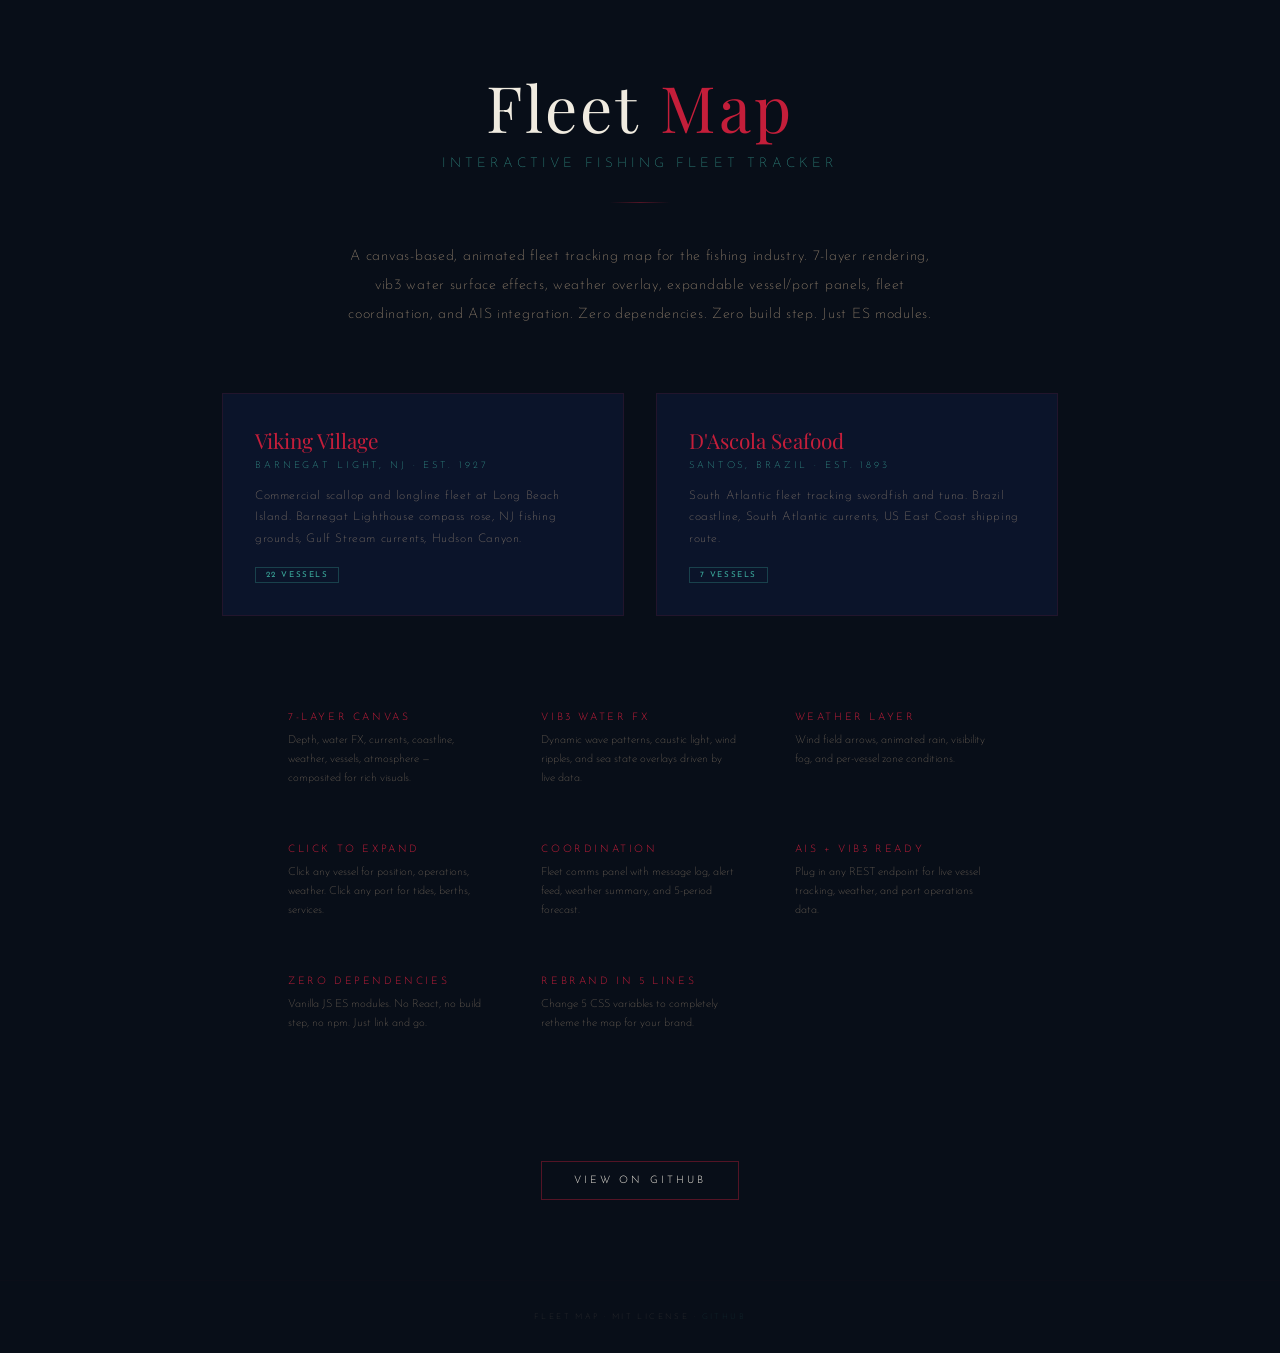
<file: index.html>
<!DOCTYPE html>
<html lang="en">
<head>
  <meta charset="UTF-8">
  <meta name="viewport" content="width=device-width, initial-scale=1.0">
  <title>Fleet Map — Interactive Fishing Fleet Tracker</title>
  <link rel="preconnect" href="https://fonts.googleapis.com">
  <link rel="preconnect" href="https://fonts.gstatic.com" crossorigin>
  <link href="https://fonts.googleapis.com/css2?family=Playfair+Display:wght@400;500;600&family=Josefin+Sans:wght@200;300;400&display=swap" rel="stylesheet">
  <style>
    *, *::before, *::after { margin: 0; padding: 0; box-sizing: border-box; }

    body {
      background: #080E18;
      color: #D4B896;
      font-family: 'Josefin Sans', sans-serif;
      min-height: 100vh;
      display: flex;
      flex-direction: column;
      align-items: center;
    }

    .hero {
      text-align: center;
      padding: 4rem 2rem 2rem;
      max-width: 800px;
    }

    .hero h1 {
      font-family: 'Playfair Display', Georgia, serif;
      font-size: clamp(2.5rem, 6vw, 4rem);
      font-weight: 400;
      color: #F0EBE0;
      letter-spacing: 0.05em;
      margin-bottom: 0.5rem;
    }

    .hero h1 span {
      color: #C41E3A;
    }

    .hero .tagline {
      font-weight: 200;
      font-size: 0.85rem;
      letter-spacing: 0.3em;
      text-transform: uppercase;
      color: #3BA99C;
      opacity: 0.8;
      margin-bottom: 2rem;
    }

    .hero p {
      font-weight: 200;
      font-size: 0.9rem;
      line-height: 2;
      letter-spacing: 0.05em;
      color: #D4B896;
      opacity: 0.7;
      max-width: 600px;
      margin: 0 auto 2rem;
    }

    .divider {
      width: 60px;
      height: 1px;
      background: linear-gradient(90deg, transparent, #C41E3A, transparent);
      margin: 0 auto 2.5rem;
      opacity: 0.4;
    }

    .demos {
      display: grid;
      grid-template-columns: repeat(auto-fit, minmax(320px, 1fr));
      gap: 2rem;
      max-width: 900px;
      width: 100%;
      padding: 0 2rem 3rem;
    }

    .demo-card {
      background: rgba(15, 27, 61, 0.5);
      border: 1px solid rgba(196, 30, 58, 0.12);
      padding: 2rem;
      text-decoration: none;
      transition: border-color 0.3s, transform 0.3s;
      display: block;
    }

    .demo-card:hover {
      border-color: rgba(196, 30, 58, 0.35);
      transform: translateY(-2px);
    }

    .demo-card h2 {
      font-family: 'Playfair Display', Georgia, serif;
      font-size: 1.3rem;
      font-weight: 400;
      color: #C41E3A;
      margin-bottom: 0.4rem;
    }

    .demo-card .location {
      font-weight: 200;
      font-size: 0.6rem;
      letter-spacing: 0.3em;
      text-transform: uppercase;
      color: #3BA99C;
      margin-bottom: 1rem;
    }

    .demo-card p {
      font-weight: 200;
      font-size: 0.75rem;
      line-height: 1.8;
      letter-spacing: 0.05em;
      color: #D4B896;
      opacity: 0.6;
    }

    .demo-card .vessel-count {
      display: inline-block;
      margin-top: 1rem;
      padding: 0.2rem 0.6rem;
      font-size: 0.5rem;
      letter-spacing: 0.2em;
      text-transform: uppercase;
      border: 1px solid rgba(59, 169, 156, 0.3);
      color: #3BA99C;
    }

    .features {
      max-width: 800px;
      width: 100%;
      padding: 2rem;
      display: grid;
      grid-template-columns: repeat(auto-fit, minmax(200px, 1fr));
      gap: 1.5rem;
      margin-bottom: 3rem;
    }

    .feature {
      padding: 1rem;
    }

    .feature h3 {
      font-family: 'Josefin Sans', sans-serif;
      font-weight: 300;
      font-size: 0.65rem;
      letter-spacing: 0.25em;
      text-transform: uppercase;
      color: #C41E3A;
      margin-bottom: 0.5rem;
    }

    .feature p {
      font-weight: 200;
      font-size: 0.7rem;
      line-height: 1.7;
      color: #D4B896;
      opacity: 0.5;
    }

    .cta {
      text-align: center;
      padding: 2rem;
      margin-bottom: 3rem;
    }

    .cta a {
      display: inline-block;
      padding: 0.8rem 2rem;
      font-family: 'Josefin Sans', sans-serif;
      font-weight: 300;
      font-size: 0.65rem;
      letter-spacing: 0.3em;
      text-transform: uppercase;
      text-decoration: none;
      color: #F0EBE0;
      border: 1px solid rgba(196, 30, 58, 0.4);
      transition: all 0.3s;
    }

    .cta a:hover {
      background: rgba(196, 30, 58, 0.15);
      border-color: #C41E3A;
    }

    footer {
      text-align: center;
      padding: 2rem;
      font-weight: 200;
      font-size: 0.5rem;
      letter-spacing: 0.3em;
      text-transform: uppercase;
      color: #D4B896;
      opacity: 0.2;
      border-top: 1px solid rgba(196, 30, 58, 0.06);
      width: 100%;
    }

    footer a {
      color: #3BA99C;
      text-decoration: none;
    }
  </style>
</head>
<body>

  <div class="hero">
    <h1>Fleet <span>Map</span></h1>
    <div class="tagline">Interactive Fishing Fleet Tracker</div>
    <div class="divider"></div>
    <p>
      A canvas-based, animated fleet tracking map for the fishing industry.
      7-layer rendering, vib3 water surface effects, weather overlay,
      expandable vessel/port panels, fleet coordination, and AIS integration.
      Zero dependencies. Zero build step. Just ES modules.
    </p>
  </div>

  <div class="demos">
    <a class="demo-card" href="demos/viking-village/">
      <h2>Viking Village</h2>
      <div class="location">Barnegat Light, NJ &middot; Est. 1927</div>
      <p>
        Commercial scallop and longline fleet at Long Beach Island.
        Barnegat Lighthouse compass rose, NJ fishing grounds,
        Gulf Stream currents, Hudson Canyon.
      </p>
      <span class="vessel-count">22 Vessels</span>
    </a>

    <a class="demo-card" href="demos/dascola/">
      <h2>D'Ascola Seafood</h2>
      <div class="location">Santos, Brazil &middot; Est. 1893</div>
      <p>
        South Atlantic fleet tracking swordfish and tuna.
        Brazil coastline, South Atlantic currents,
        US East Coast shipping route.
      </p>
      <span class="vessel-count">7 Vessels</span>
    </a>
  </div>

  <div class="features">
    <div class="feature">
      <h3>7-Layer Canvas</h3>
      <p>Depth, water FX, currents, coastline, weather, vessels, atmosphere — composited for rich visuals.</p>
    </div>
    <div class="feature">
      <h3>vib3 Water FX</h3>
      <p>Dynamic wave patterns, caustic light, wind ripples, and sea state overlays driven by live data.</p>
    </div>
    <div class="feature">
      <h3>Weather Layer</h3>
      <p>Wind field arrows, animated rain, visibility fog, and per-vessel zone conditions.</p>
    </div>
    <div class="feature">
      <h3>Click to Expand</h3>
      <p>Click any vessel for position, operations, weather. Click any port for tides, berths, services.</p>
    </div>
    <div class="feature">
      <h3>Coordination</h3>
      <p>Fleet comms panel with message log, alert feed, weather summary, and 5-period forecast.</p>
    </div>
    <div class="feature">
      <h3>AIS + vib3 Ready</h3>
      <p>Plug in any REST endpoint for live vessel tracking, weather, and port operations data.</p>
    </div>
    <div class="feature">
      <h3>Zero Dependencies</h3>
      <p>Vanilla JS ES modules. No React, no build step, no npm. Just link and go.</p>
    </div>
    <div class="feature">
      <h3>Rebrand in 5 Lines</h3>
      <p>Change 5 CSS variables to completely retheme the map for your brand.</p>
    </div>
  </div>

  <div class="cta">
    <a href="https://github.com/Domusgpt/fleet-map">View on GitHub</a>
  </div>

  <footer>
    Fleet Map &middot; MIT License &middot; <a href="https://github.com/Domusgpt/fleet-map">GitHub</a>
  </footer>

</body>
</html>
</file>
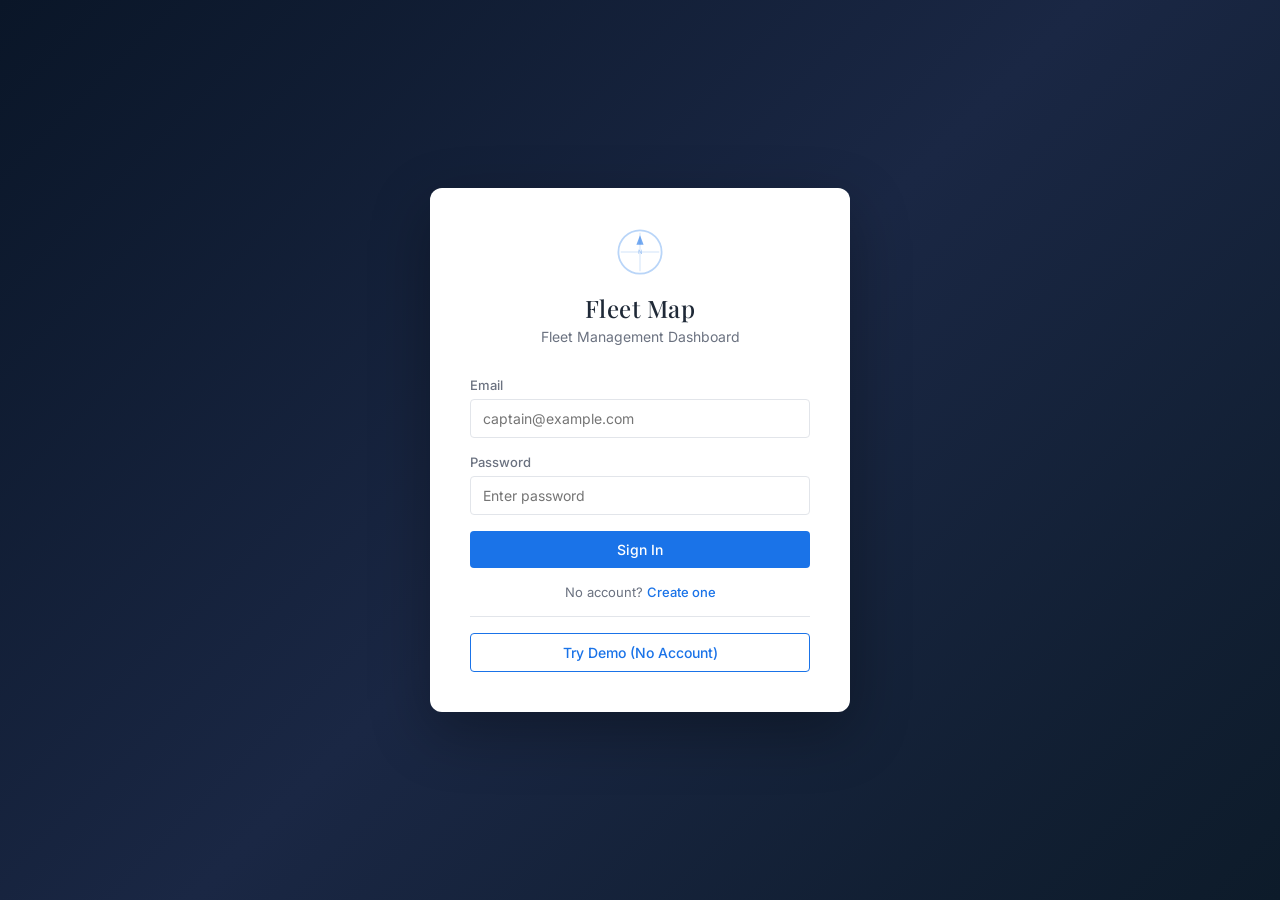
<file: dashboard/index.html>
<!DOCTYPE html>
<html lang="en">
<head>
  <meta charset="UTF-8">
  <meta name="viewport" content="width=device-width, initial-scale=1.0">
  <title>Fleet Map — Dashboard</title>

  <!-- Google Fonts -->
  <link rel="preconnect" href="https://fonts.googleapis.com">
  <link href="https://fonts.googleapis.com/css2?family=Inter:wght@300;400;500;600;700&family=Playfair+Display:wght@400;500&family=Josefin+Sans:wght@200;300;400&display=swap" rel="stylesheet">

  <link rel="stylesheet" href="dashboard.css">
</head>
<body>

  <!-- ================================================================
       AUTH SCREEN
       ================================================================ -->
  <div id="authScreen" class="auth-screen">
    <div class="auth-card">
      <div class="auth-logo">
        <svg viewBox="0 0 40 40" class="auth-icon">
          <circle cx="20" cy="20" r="18" fill="none" stroke="currentColor" stroke-width="1.5" opacity="0.3"/>
          <path d="M20 4 L20 36 M4 20 L36 20" stroke="currentColor" stroke-width="0.8" opacity="0.2"/>
          <polygon points="20,6 17,14 23,14" fill="currentColor" opacity="0.6"/>
          <text x="20" y="22" text-anchor="middle" font-size="5" fill="currentColor" opacity="0.4">N</text>
        </svg>
        <h1>Fleet Map</h1>
        <p class="auth-subtitle">Fleet Management Dashboard</p>
      </div>

      <form id="loginForm" class="auth-form">
        <div class="form-group">
          <label for="loginEmail">Email</label>
          <input type="email" id="loginEmail" placeholder="captain@example.com" required>
        </div>
        <div class="form-group">
          <label for="loginPassword">Password</label>
          <input type="password" id="loginPassword" placeholder="Enter password" required>
        </div>
        <button type="submit" class="btn btn-primary btn-full">Sign In</button>
        <p class="auth-switch">No account? <a href="#" id="showRegister">Create one</a></p>
      </form>

      <form id="registerForm" class="auth-form" style="display:none">
        <div class="form-group">
          <label for="regName">Fleet Name</label>
          <input type="text" id="regName" placeholder="Viking Village Fleet" required>
        </div>
        <div class="form-group">
          <label for="regEmail">Email</label>
          <input type="email" id="regEmail" placeholder="captain@example.com" required>
        </div>
        <div class="form-group">
          <label for="regPassword">Password</label>
          <input type="password" id="regPassword" placeholder="Create password" minlength="8" required>
        </div>
        <button type="submit" class="btn btn-primary btn-full">Create Account</button>
        <p class="auth-switch">Already have an account? <a href="#" id="showLogin">Sign in</a></p>
      </form>

      <div class="auth-demo">
        <button id="demoLogin" class="btn btn-outline btn-full">Try Demo (No Account)</button>
      </div>
    </div>
  </div>

  <!-- ================================================================
       DASHBOARD
       ================================================================ -->
  <div id="dashboard" class="dashboard" style="display:none">

    <!-- Sidebar -->
    <nav class="sidebar">
      <div class="sidebar-header">
        <h2 class="sidebar-logo">Fleet Map</h2>
        <span class="sidebar-plan" id="planBadge">Demo</span>
      </div>

      <ul class="sidebar-nav">
        <li class="nav-item active" data-panel="overview">
          <span class="nav-icon">&#9783;</span> Overview
        </li>
        <li class="nav-item" data-panel="vessels">
          <span class="nav-icon">&#9978;</span> Vessels
        </li>
        <li class="nav-item" data-panel="theme">
          <span class="nav-icon">&#9733;</span> Theme
        </li>
        <li class="nav-item" data-panel="weather">
          <span class="nav-icon">&#9729;</span> Weather
        </li>
        <li class="nav-item" data-panel="markers">
          <span class="nav-icon">&#9872;</span> Markers
        </li>
        <li class="nav-item" data-panel="settings">
          <span class="nav-icon">&#9881;</span> Settings
        </li>
      </ul>

      <div class="sidebar-footer">
        <button id="logoutBtn" class="btn btn-ghost btn-full">Sign Out</button>
      </div>
    </nav>

    <!-- Main content area -->
    <main class="main-content">

      <!-- Top bar -->
      <header class="topbar">
        <h1 id="fleetTitle" class="topbar-title">Fleet Dashboard</h1>
        <div class="topbar-actions">
          <span id="connectionStatus" class="status-dot status-connected"></span>
          <span id="userEmail" class="topbar-email">demo@fleetmap.io</span>
        </div>
      </header>

      <!-- ============================================================
           PANEL: Overview
           ============================================================ -->
      <section id="panel-overview" class="panel">
        <div class="stats-grid">
          <div class="stat-card">
            <div class="stat-value" id="statTotal">0</div>
            <div class="stat-label">Total Vessels</div>
          </div>
          <div class="stat-card stat-fishing">
            <div class="stat-value" id="statFishing">0</div>
            <div class="stat-label">Fishing</div>
          </div>
          <div class="stat-card stat-transit">
            <div class="stat-value" id="statTransit">0</div>
            <div class="stat-label">In Transit</div>
          </div>
          <div class="stat-card stat-port">
            <div class="stat-value" id="statPort">0</div>
            <div class="stat-label">In Port</div>
          </div>
        </div>

        <!-- Live map preview -->
        <div class="map-preview">
          <div id="fleetMap" class="fleet-map">
            <div class="fleet-map-area">
              <canvas id="fleetCanvasDepth"></canvas>
              <canvas id="fleetCanvasCurrents"></canvas>
              <canvas id="fleetCanvasCoast"></canvas>
              <canvas id="fleetCanvasMarkers"></canvas>
              <canvas id="fleetCanvasWeather"></canvas>
              <canvas id="fleetCanvasVessels"></canvas>
              <canvas id="fleetCanvasAtmo"></canvas>
            </div>
          </div>
        </div>
      </section>

      <!-- ============================================================
           PANEL: Vessels
           ============================================================ -->
      <section id="panel-vessels" class="panel" style="display:none">
        <div class="panel-header">
          <h2>Vessel Management</h2>
          <button id="addVesselBtn" class="btn btn-primary">+ Add Vessel</button>
        </div>

        <table class="data-table" id="vesselTable">
          <thead>
            <tr>
              <th>Name</th>
              <th>Type</th>
              <th>Status</th>
              <th>Position</th>
              <th>Speed</th>
              <th>Catch</th>
              <th>Actions</th>
            </tr>
          </thead>
          <tbody id="vesselTableBody">
          </tbody>
        </table>

        <!-- Add/Edit Vessel Modal -->
        <div id="vesselModal" class="modal" style="display:none">
          <div class="modal-content">
            <div class="modal-header">
              <h3 id="vesselModalTitle">Add Vessel</h3>
              <button class="modal-close" id="vesselModalClose">&times;</button>
            </div>
            <form id="vesselForm">
              <div class="form-row">
                <div class="form-group">
                  <label>Vessel Name</label>
                  <input type="text" id="vfName" placeholder="F/V Karen L" required>
                </div>
                <div class="form-group">
                  <label>MMSI</label>
                  <input type="text" id="vfMmsi" placeholder="338123456">
                </div>
              </div>
              <div class="form-row">
                <div class="form-group">
                  <label>Type</label>
                  <select id="vfType">
                    <option>Trawler</option>
                    <option>Longliner</option>
                    <option>Scalloper</option>
                    <option>Gillnetter</option>
                    <option>Lobster</option>
                    <option>Cargo</option>
                    <option>Sailboat</option>
                  </select>
                </div>
                <div class="form-group">
                  <label>Status</label>
                  <select id="vfStatus">
                    <option>In Port</option>
                    <option>Fishing</option>
                    <option>In Transit</option>
                    <option>Returning</option>
                    <option>Scalloping</option>
                  </select>
                </div>
              </div>
              <div class="form-row">
                <div class="form-group">
                  <label>Latitude</label>
                  <input type="number" id="vfLat" step="0.001" placeholder="39.76">
                </div>
                <div class="form-group">
                  <label>Longitude</label>
                  <input type="number" id="vfLon" step="0.001" placeholder="-74.11">
                </div>
              </div>
              <div class="form-row">
                <div class="form-group">
                  <label>Heading (°)</label>
                  <input type="number" id="vfHeading" min="0" max="360" placeholder="135">
                </div>
                <div class="form-group">
                  <label>Speed (kt)</label>
                  <input type="number" id="vfSpeed" step="0.1" placeholder="7.2">
                </div>
              </div>
              <div class="form-group">
                <label>Current Catch</label>
                <input type="text" id="vfCatch" placeholder="Sea Scallops">
              </div>
              <div class="form-actions">
                <button type="button" class="btn btn-ghost" id="vesselFormCancel">Cancel</button>
                <button type="submit" class="btn btn-primary">Save Vessel</button>
              </div>
            </form>
          </div>
        </div>
      </section>

      <!-- ============================================================
           PANEL: Theme
           ============================================================ -->
      <section id="panel-theme" class="panel" style="display:none">
        <div class="panel-header">
          <h2>Theme & Appearance</h2>
        </div>

        <div class="theme-grid" id="themeGrid">
          <div class="theme-card active" data-theme="classic-nautical">
            <div class="theme-preview" style="background:linear-gradient(135deg, #040A10, #0D2240)">
              <span class="theme-accent" style="background:#C9A84C"></span>
            </div>
            <div class="theme-info">
              <strong>Classic Nautical</strong>
              <span>Gold on deep ocean blue</span>
            </div>
          </div>
          <div class="theme-card" data-theme="treasure-map">
            <div class="theme-preview" style="background:linear-gradient(135deg, #B49B6E, #A08C64)">
              <span class="theme-accent" style="background:#8C5A1E"></span>
            </div>
            <div class="theme-info">
              <strong>Treasure Map</strong>
              <span>Parchment, hand-drawn ink</span>
            </div>
          </div>
          <div class="theme-card" data-theme="tactical">
            <div class="theme-preview" style="background:linear-gradient(135deg, #000400, #001A06)">
              <span class="theme-accent" style="background:#00FF41"></span>
            </div>
            <div class="theme-info">
              <strong>Tactical</strong>
              <span>CRT terminal, mil-spec</span>
            </div>
          </div>
          <div class="theme-card" data-theme="minimal">
            <div class="theme-preview" style="background:linear-gradient(135deg, #F5F7FA, #E4E8EE)">
              <span class="theme-accent" style="background:#3778C8"></span>
            </div>
            <div class="theme-info">
              <strong>Minimal</strong>
              <span>Clean, modern, flat</span>
            </div>
          </div>
          <div class="theme-card" data-theme="tropical">
            <div class="theme-preview" style="background:linear-gradient(135deg, #002D5A, #0050A0)">
              <span class="theme-accent" style="background:#FF8C32"></span>
            </div>
            <div class="theme-info">
              <strong>Tropical</strong>
              <span>Sunset, coral, beach vibes</span>
            </div>
          </div>
        </div>

        <div class="form-section">
          <h3>Branding</h3>
          <div class="form-row">
            <div class="form-group">
              <label>Fleet Title</label>
              <input type="text" id="brandTitle" placeholder="My Fleet">
            </div>
            <div class="form-group">
              <label>Subtitle</label>
              <input type="text" id="brandSubtitle" placeholder="Est. 2024">
            </div>
          </div>
        </div>
      </section>

      <!-- ============================================================
           PANEL: Weather
           ============================================================ -->
      <section id="panel-weather" class="panel" style="display:none">
        <div class="panel-header">
          <h2>Weather Integration</h2>
          <label class="toggle-label">
            <input type="checkbox" id="weatherEnabled"> Enable NOAA Weather
          </label>
        </div>

        <div class="form-section">
          <h3>Forecast Points</h3>
          <p class="form-help">Add lat/lon points where you want weather data displayed on the map. Data comes from NOAA (free, no API key).</p>
          <div id="weatherPointsList" class="weather-points-list"></div>
          <button id="addWeatherPoint" class="btn btn-outline">+ Add Forecast Point</button>
        </div>

        <div class="form-section">
          <h3>Alert Zone</h3>
          <div class="form-group">
            <label>NOAA Marine Zone Code</label>
            <input type="text" id="alertZone" placeholder="ANZ335">
            <span class="form-help">Find your zone at <em>weather.gov/marine</em></span>
          </div>
        </div>

        <div class="form-section">
          <h3>Display Options</h3>
          <label class="toggle-label"><input type="checkbox" id="showWind" checked> Wind barbs</label>
          <label class="toggle-label"><input type="checkbox" id="showWaves" checked> Wave height</label>
          <label class="toggle-label"><input type="checkbox" id="showTemp"> Temperature</label>
          <label class="toggle-label"><input type="checkbox" id="showWarnings" checked> Warning banners</label>
        </div>
      </section>

      <!-- ============================================================
           PANEL: Markers
           ============================================================ -->
      <section id="panel-markers" class="panel" style="display:none">
        <div class="panel-header">
          <h2>Channel Markers & Nav Aids</h2>
          <button id="addMarkerBtn" class="btn btn-primary">+ Add Marker</button>
        </div>

        <table class="data-table" id="markerTable">
          <thead>
            <tr>
              <th>Type</th>
              <th>Name</th>
              <th>Position</th>
              <th>Light</th>
              <th>Actions</th>
            </tr>
          </thead>
          <tbody id="markerTableBody">
          </tbody>
        </table>
      </section>

      <!-- ============================================================
           PANEL: Settings
           ============================================================ -->
      <section id="panel-settings" class="panel" style="display:none">
        <div class="panel-header">
          <h2>Settings</h2>
        </div>

        <div class="form-section">
          <h3>Map Region</h3>
          <div class="form-row">
            <div class="form-group">
              <label>North Lat</label>
              <input type="number" id="boundsN" step="0.1">
            </div>
            <div class="form-group">
              <label>South Lat</label>
              <input type="number" id="boundsS" step="0.1">
            </div>
          </div>
          <div class="form-row">
            <div class="form-group">
              <label>West Lon</label>
              <input type="number" id="boundsW" step="0.1">
            </div>
            <div class="form-group">
              <label>East Lon</label>
              <input type="number" id="boundsE" step="0.1">
            </div>
          </div>
        </div>

        <div class="form-section">
          <h3>AIS Integration</h3>
          <div class="form-group">
            <label>AIS Endpoint URL</label>
            <input type="url" id="aisEndpoint" placeholder="https://your-ais-provider.com/api/vessels">
          </div>
          <div class="form-group">
            <label>Refresh Interval (seconds)</label>
            <input type="number" id="aisRefresh" value="60" min="10" max="300">
          </div>
        </div>

        <div class="form-section">
          <h3>Performance</h3>
          <div class="form-row">
            <div class="form-group">
              <label>Particles (Desktop)</label>
              <input type="number" id="particleCount" value="250" min="50" max="500">
            </div>
            <div class="form-group">
              <label>Particles (Mobile)</label>
              <input type="number" id="particleMobile" value="100" min="25" max="250">
            </div>
          </div>
        </div>

        <div class="form-section">
          <h3>Account</h3>
          <div class="settings-info">
            <p><strong>Plan:</strong> <span id="settingsPlan">Demo</span></p>
            <p><strong>Vessels:</strong> <span id="settingsVesselCount">0</span> / <span id="settingsVesselLimit">10</span></p>
          </div>
          <button class="btn btn-primary" id="upgradePlanBtn">Upgrade Plan</button>
        </div>

        <div class="form-actions">
          <button class="btn btn-primary" id="saveSettingsBtn">Save All Settings</button>
        </div>
      </section>

    </main>
  </div>

  <script type="module" src="dashboard.js"></script>
</body>
</html>
</file>
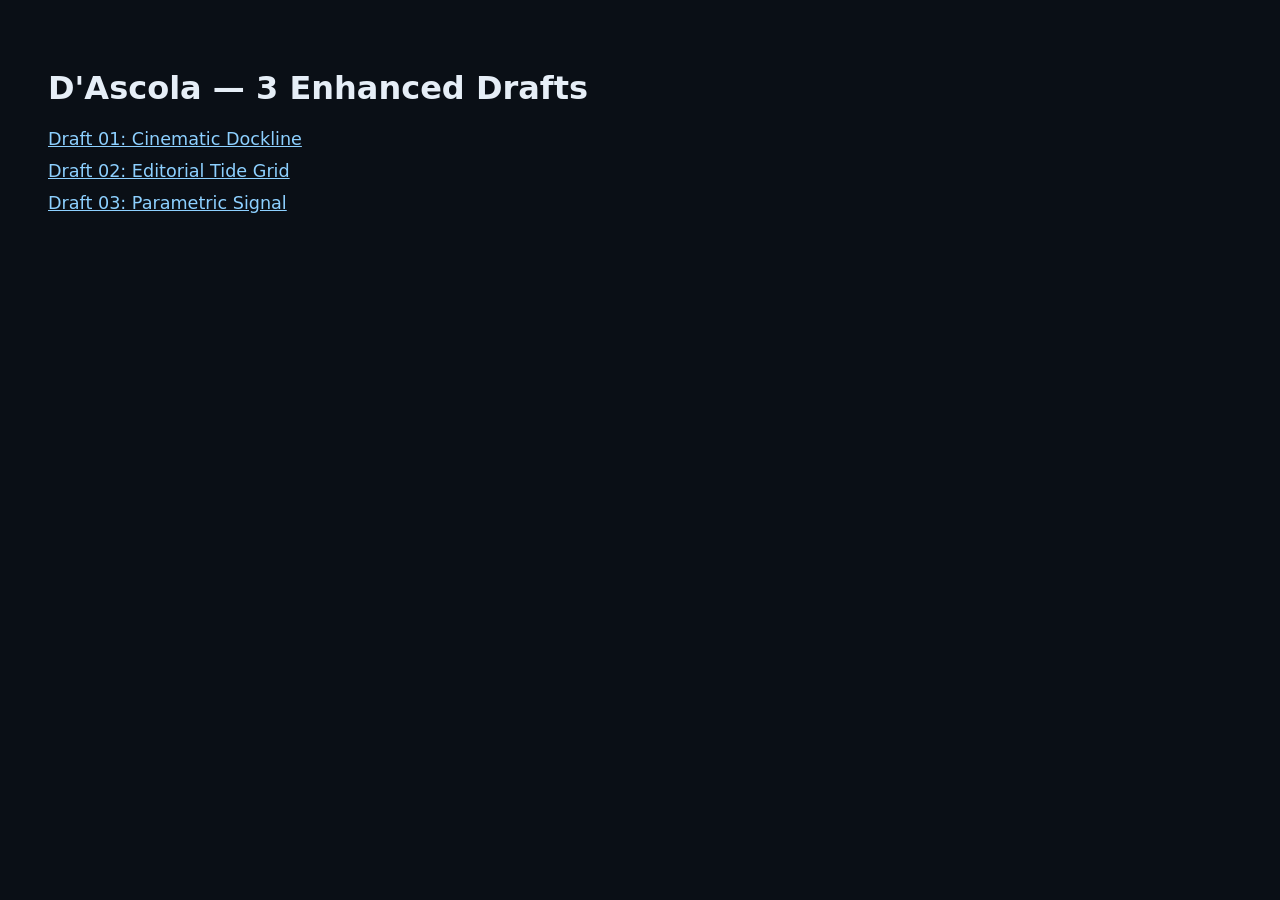
<file: drafts/index.html>
<!doctype html><html lang="en"><head><meta charset="utf-8"><meta name="viewport" content="width=device-width,initial-scale=1"><title>D'Ascola Draft Deck</title><style>body{font-family:system-ui;background:#0a0f16;color:#e6eef7;padding:40px}a{display:block;color:#8dd0ff;margin:12px 0;font-size:1.1rem}</style></head><body><h1>D'Ascola — 3 Enhanced Drafts</h1><a href="draft-01-cinematic.html">Draft 01: Cinematic Dockline</a><a href="draft-02-editorial.html">Draft 02: Editorial Tide Grid</a><a href="draft-03-parametric.html">Draft 03: Parametric Signal</a></body></html>
</file>
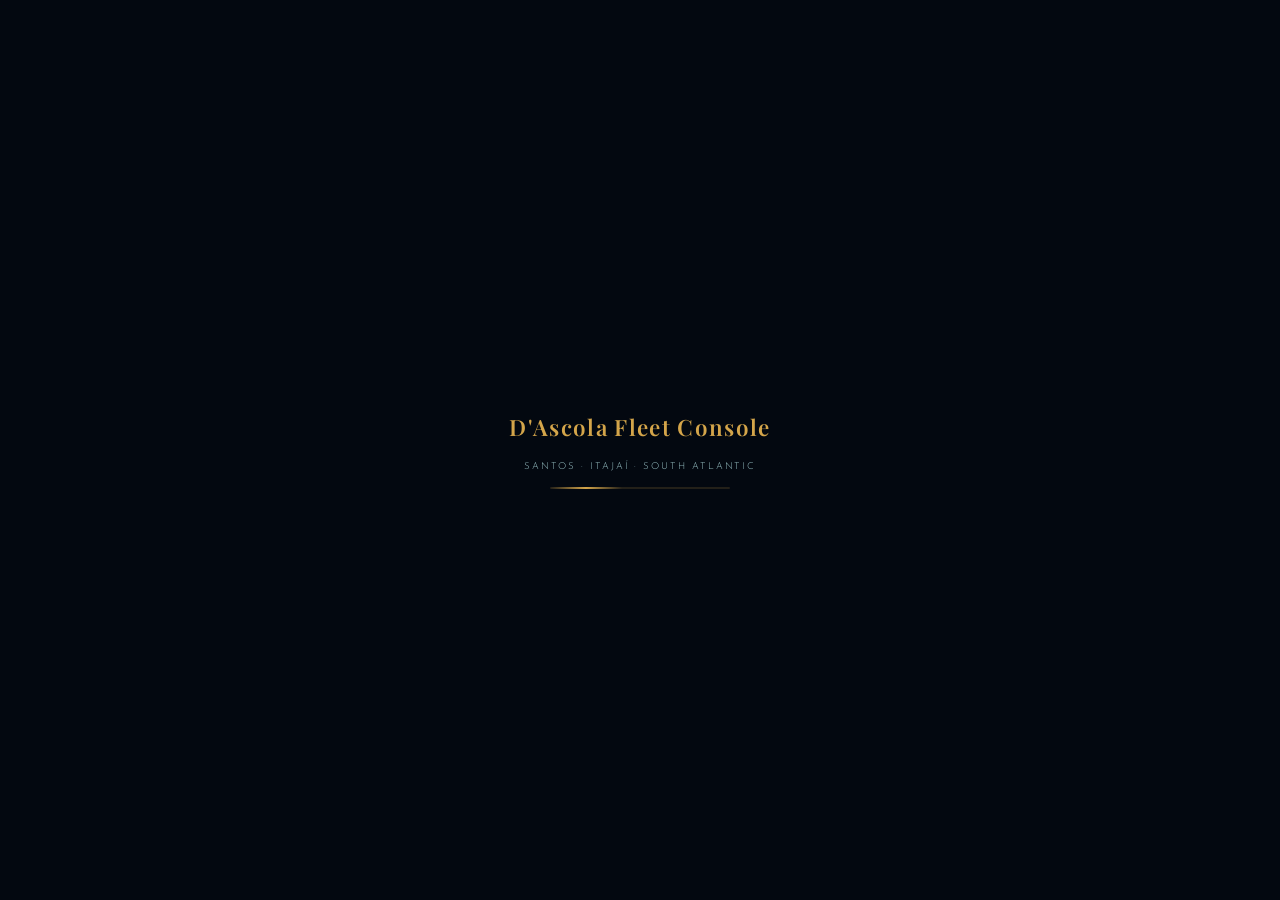
<file: fleet-console/index.html>
<!DOCTYPE html>
<html lang="en">
<head>
<meta charset="UTF-8">
<meta name="viewport" content="width=device-width, initial-scale=1.0">
<title>D'Ascola Fleet Console</title>

<!-- MapLibre GL JS -->
<link rel="stylesheet" href="lib/maplibre-gl.css">
<script src="lib/maplibre-gl.js"></script>

<!-- Three.js -->
<script src="lib/three.min.js"></script>

<!-- GSAP -->
<script src="lib/gsap.min.js"></script>

<!-- Fonts -->
<link rel="preconnect" href="https://fonts.googleapis.com">
<link href="https://fonts.googleapis.com/css2?family=Playfair+Display:wght@400;600;700&family=Josefin+Sans:wght@300;400;500;600&family=JetBrains+Mono:wght@300;400&display=swap" rel="stylesheet">

<style>
/* ─── Reset & Base ─── */
*,*::before,*::after{margin:0;padding:0;box-sizing:border-box}
:root{
  --deep:#030810;  --ouro:#D4A54A;  --ouro-lt:rgba(212,165,74,.35);
  --verde:#0A7E6E; --blade:#9CC5C9; --creme:#F5EDD8;
  --glass:rgba(3,8,16,.72); --glass-border:rgba(212,165,74,.18);
  --font-display:'Playfair Display',Georgia,serif;
  --font-sans:'Josefin Sans',sans-serif;
  --font-mono:'JetBrains Mono',monospace;
}
html,body{width:100%;height:100%;overflow:hidden;background:var(--deep);color:var(--creme);font-family:var(--font-sans)}

/* ─── Map ─── */
#map{position:absolute;inset:0;z-index:1}

/* ─── Holographic Overlay Canvas ─── */
#holoCanvas{position:absolute;inset:0;z-index:2;pointer-events:none;mix-blend-mode:screen;opacity:.12}

/* ─── Scanline Overlay ─── */
.scanlines{position:absolute;inset:0;z-index:3;pointer-events:none;
  background:repeating-linear-gradient(0deg,transparent,transparent 2px,rgba(212,165,74,.015) 2px,rgba(212,165,74,.015) 4px);
}

/* ─── Glass Panel Base ─── */
.glass{
  background:var(--glass);border:1px solid var(--glass-border);
  backdrop-filter:blur(16px) saturate(1.4);-webkit-backdrop-filter:blur(16px) saturate(1.4);
  border-radius:8px;
  box-shadow:0 0 30px rgba(0,0,0,.5),inset 0 1px 0 rgba(212,165,74,.08);
}

/* ─── Top Bar ─── */
#topBar{
  position:absolute;top:0;left:0;right:0;z-index:10;
  display:flex;align-items:center;justify-content:space-between;
  padding:12px 20px;
  background:linear-gradient(180deg,rgba(3,8,16,.92) 0%,rgba(3,8,16,.6) 70%,transparent 100%);
  border-bottom:1px solid rgba(212,165,74,.1);
}
#topBar h1{font:600 1.1rem var(--font-display);color:var(--ouro);letter-spacing:.04em}
#topBar .subtitle{font:300 .65rem var(--font-sans);color:var(--blade);letter-spacing:.15em;text-transform:uppercase;margin-top:2px}
.top-stats{display:flex;gap:20px}
.top-stat{text-align:center}
.top-stat .val{font:500 1.1rem var(--font-mono);color:var(--ouro)}
.top-stat .lbl{font:300 .55rem var(--font-sans);color:var(--blade);text-transform:uppercase;letter-spacing:.12em;margin-top:1px}

/* ─── Port Navigation Bar ─── */
#portNav{
  position:absolute;bottom:0;left:0;right:0;z-index:10;
  display:flex;align-items:center;gap:2px;
  padding:8px 12px;
  background:linear-gradient(0deg,rgba(3,8,16,.92) 0%,rgba(3,8,16,.6) 70%,transparent 100%);
  border-top:1px solid rgba(212,165,74,.1);
  overflow-x:auto;
}
.port-btn{
  flex:0 0 auto;padding:6px 14px;border:1px solid rgba(212,165,74,.15);
  border-radius:20px;background:rgba(3,8,16,.6);
  font:400 .7rem var(--font-sans);color:var(--blade);cursor:pointer;
  transition:all .3s ease;white-space:nowrap;
}
.port-btn:hover,.port-btn.active{
  background:rgba(212,165,74,.15);border-color:var(--ouro);color:var(--ouro);
  box-shadow:0 0 12px rgba(212,165,74,.2);
}
.port-btn.br-major:hover,.port-btn.br-major.active{
  background:linear-gradient(135deg,rgba(10,126,110,.2),rgba(212,165,74,.2));
  border-color:var(--verde);color:var(--ouro);
  box-shadow:0 0 12px rgba(10,126,110,.25),0 0 20px rgba(212,165,74,.15);
}
.port-btn.major{font-weight:500}
.port-btn .dot{display:inline-block;width:5px;height:5px;border-radius:50%;margin-right:6px;vertical-align:middle}
.port-btn .dot.br{background:var(--verde);box-shadow:0 0 4px rgba(10,126,110,.5)}
.port-btn .dot.us{background:var(--ouro)}
.port-btn .dot.cb{background:var(--blade)}
.port-btn.br-major .dot.br{background:linear-gradient(135deg,var(--ouro),var(--verde));box-shadow:0 0 6px rgba(212,165,74,.4)}

/* ─── Sidebar: Vessel Roster ─── */
#sidebar{
  position:absolute;top:70px;left:14px;bottom:60px;width:240px;z-index:10;
  padding:14px;overflow-y:auto;
  transform:translateX(-260px);transition:transform .5s cubic-bezier(.4,0,.2,1);
}
#sidebar.open{transform:translateX(0)}
#sidebar h2{font:600 .75rem var(--font-sans);color:var(--ouro);text-transform:uppercase;letter-spacing:.15em;margin-bottom:12px}
.vessel-card{
  padding:10px;margin-bottom:8px;border-radius:6px;cursor:pointer;
  border:1px solid rgba(212,165,74,.08);background:rgba(3,8,16,.4);
  transition:all .3s ease;
}
.vessel-card:hover{border-color:rgba(212,165,74,.3);background:rgba(212,165,74,.06)}
.vessel-card .v-name{font:500 .8rem var(--font-sans);color:var(--creme)}
.vessel-card .v-type{font:300 .6rem var(--font-sans);color:var(--blade);margin-top:2px}
.vessel-card .v-status{
  display:inline-block;padding:2px 8px;border-radius:10px;margin-top:5px;
  font:400 .55rem var(--font-mono);text-transform:uppercase;letter-spacing:.08em;
}
.v-status.fishing{background:rgba(10,126,110,.25);color:#4ECDC4}
.v-status.returning{background:rgba(212,165,74,.2);color:var(--ouro)}
.vessel-card .v-catch{font:300 .6rem var(--font-sans);color:var(--blade);margin-top:4px}
.vessel-card .v-speed{font:300 .55rem var(--font-mono);color:rgba(156,197,201,.6);margin-top:2px}

/* ─── Port Info Panel ─── */
#portInfo{
  position:absolute;top:70px;right:14px;width:280px;z-index:10;
  padding:18px;
  transform:translateX(300px);transition:transform .5s cubic-bezier(.4,0,.2,1);
}
#portInfo.open{transform:translateX(0)}
#portInfo.br-port{border-left:2px solid var(--verde);box-shadow:0 0 30px rgba(10,126,110,.08),inset 0 1px 0 rgba(212,165,74,.08)}
#portInfo h2{font:600 1.1rem var(--font-display);color:var(--creme);margin-bottom:4px}
#portInfo .port-region{font:300 .65rem var(--font-sans);color:var(--ouro);text-transform:uppercase;letter-spacing:.15em;margin-bottom:12px}
#portInfo .port-desc{font:300 .75rem var(--font-sans);color:var(--blade);line-height:1.5;margin-bottom:14px}
.port-stat-grid{display:grid;grid-template-columns:1fr 1fr;gap:8px}
.port-stat{padding:8px;border-radius:4px;background:rgba(3,8,16,.5);border:1px solid rgba(212,165,74,.08)}
.port-stat .ps-val{font:500 1rem var(--font-mono);color:var(--ouro)}
.port-stat .ps-lbl{font:300 .55rem var(--font-sans);color:var(--blade);text-transform:uppercase;letter-spacing:.1em;margin-top:2px}
#portInfo .close-btn{
  position:absolute;top:10px;right:10px;width:24px;height:24px;
  border:none;background:none;color:var(--blade);font-size:1rem;cursor:pointer;
  opacity:.6;transition:opacity .2s;
}
#portInfo .close-btn:hover{opacity:1}

/* ─── Toggle Buttons ─── */
.toggle-btn{
  position:absolute;z-index:11;width:36px;height:36px;border-radius:50%;
  border:1px solid var(--glass-border);background:var(--glass);
  color:var(--ouro);font-size:.9rem;cursor:pointer;
  backdrop-filter:blur(8px);transition:all .3s;
  display:flex;align-items:center;justify-content:center;
}
.toggle-btn:hover{background:rgba(212,165,74,.15);box-shadow:0 0 15px rgba(212,165,74,.2)}
#toggleSidebar{top:76px;left:14px}
#sidebar.open ~ #toggleSidebar{left:262px}
#toggleTour{top:76px;right:14px}

/* ─── Map Markers ─── */
.port-marker{
  width:12px;height:12px;border-radius:50%;cursor:pointer;
  transition:all .3s;position:relative;
}
.port-marker.major{width:14px;height:14px;background:var(--ouro);box-shadow:0 0 10px rgba(212,165,74,.5),0 0 25px rgba(212,165,74,.2)}
.port-marker.minor{width:10px;height:10px;background:var(--verde);box-shadow:0 0 8px rgba(10,126,110,.4)}
.port-marker::after{
  content:'';position:absolute;inset:-4px;border-radius:50%;
  border:1px solid rgba(212,165,74,.2);
  animation:pulse-ring 2s ease-out infinite;
}
.port-marker.major::after{border-color:rgba(212,165,74,.25)}
.port-marker.minor::after{border-color:rgba(10,126,110,.2)}
@keyframes pulse-ring{0%{transform:scale(1);opacity:1}100%{transform:scale(2.2);opacity:0}}

/* ─── Brazilian Port Markers — Special Glory ─── */
.port-marker.brazil-major{
  width:18px;height:18px;
  background:radial-gradient(circle,#D4A54A 35%,#0A7E6E 100%);
  box-shadow:0 0 12px rgba(212,165,74,.6),0 0 30px rgba(10,126,110,.35),0 0 60px rgba(212,165,74,.15);
  animation:br-glow-breathe 4s ease-in-out infinite;
}
.port-marker.brazil-major::after{
  inset:-6px;
  border:2px solid rgba(10,126,110,.35);
  animation:br-pulse 2.5s ease-out infinite;
}
.port-marker.brazil-major::before{
  content:'';position:absolute;inset:-12px;border-radius:50%;
  border:1px solid rgba(212,165,74,.12);
  animation:br-pulse 2.5s ease-out infinite .6s;
}
.port-marker.brazil-minor{
  width:12px;height:12px;
  background:radial-gradient(circle,#4ECDC4 30%,#0A7E6E 100%);
  box-shadow:0 0 10px rgba(10,126,110,.5),0 0 25px rgba(78,205,196,.2);
  animation:br-glow-breathe-minor 4s ease-in-out infinite;
}
.port-marker.brazil-minor::after{
  inset:-5px;
  border:1.5px solid rgba(10,126,110,.3);
  animation:br-pulse 2.5s ease-out infinite;
}
@keyframes br-pulse{
  0%{transform:scale(1);opacity:.8}
  50%{transform:scale(1.8);opacity:.3}
  100%{transform:scale(2.8);opacity:0}
}
@keyframes br-glow-breathe{
  0%,100%{box-shadow:0 0 12px rgba(212,165,74,.5),0 0 30px rgba(10,126,110,.3),0 0 60px rgba(212,165,74,.1)}
  50%{box-shadow:0 0 18px rgba(212,165,74,.7),0 0 40px rgba(10,126,110,.45),0 0 80px rgba(212,165,74,.2)}
}
@keyframes br-glow-breathe-minor{
  0%,100%{box-shadow:0 0 8px rgba(10,126,110,.4),0 0 20px rgba(78,205,196,.15)}
  50%{box-shadow:0 0 14px rgba(10,126,110,.6),0 0 30px rgba(78,205,196,.25)}
}

/* Brazilian port labels — golden accent */
.port-marker.brazil-major .port-label{
  font:600 .65rem var(--font-sans);color:var(--ouro);
  text-shadow:0 0 10px rgba(212,165,74,.5),0 0 20px rgba(0,0,0,.9);
  letter-spacing:.12em;
}
.port-marker.brazil-minor .port-label{
  font:500 .58rem var(--font-sans);color:#4ECDC4;
  text-shadow:0 0 8px rgba(10,126,110,.4),0 0 16px rgba(0,0,0,.9);
  letter-spacing:.08em;
}

/* Brazilian flag diamond accent on major BR ports */
.port-marker.brazil-major .br-diamond{
  position:absolute;top:-16px;left:50%;transform:translateX(-50%) rotate(45deg);
  width:6px;height:6px;background:var(--verde);border:1px solid rgba(212,165,74,.5);
  box-shadow:0 0 6px rgba(10,126,110,.5);
  animation:diamond-spin 8s linear infinite;
}
@keyframes diamond-spin{
  0%{transform:translateX(-50%) rotate(45deg)}
  100%{transform:translateX(-50%) rotate(405deg)}
}

.port-label{
  font:500 .6rem var(--font-sans);color:var(--creme);text-transform:uppercase;
  letter-spacing:.1em;white-space:nowrap;text-shadow:0 0 8px rgba(0,0,0,.8);
  pointer-events:none;position:absolute;left:18px;top:-3px;
}

.vessel-marker{
  width:20px;height:20px;cursor:pointer;position:relative;
}
.vessel-marker .v-dot{
  width:8px;height:8px;border-radius:50%;background:#4ECDC4;
  box-shadow:0 0 8px rgba(78,205,196,.5);position:absolute;top:6px;left:6px;
  animation:vessel-pulse 1.5s ease-in-out infinite;
}
.vessel-marker .v-heading{
  width:0;height:0;border-left:3px solid transparent;border-right:3px solid transparent;
  border-bottom:8px solid #4ECDC4;position:absolute;top:0;left:7px;
  transform-origin:center 10px;filter:drop-shadow(0 0 3px rgba(78,205,196,.4));
}
.vessel-marker.returning .v-dot{background:var(--ouro);box-shadow:0 0 8px rgba(212,165,74,.5)}
.vessel-marker.returning .v-heading{border-bottom-color:var(--ouro)}
@keyframes vessel-pulse{0%,100%{opacity:1;transform:scale(1)}50%{opacity:.6;transform:scale(.8)}}

.vessel-label{
  font:400 .55rem var(--font-mono);color:rgba(78,205,196,.8);
  white-space:nowrap;text-shadow:0 0 6px rgba(0,0,0,.9);
  pointer-events:none;position:absolute;left:22px;top:2px;
}

/* ─── Tour Button ─── */
#tourStatus{
  position:absolute;bottom:52px;left:50%;transform:translateX(-50%);z-index:10;
  padding:6px 18px;border-radius:20px;
  font:400 .65rem var(--font-sans);color:var(--ouro);
  background:var(--glass);border:1px solid var(--glass-border);
  backdrop-filter:blur(12px);opacity:0;transition:opacity .4s;pointer-events:none;
}
#tourStatus.visible{opacity:1}

/* ─── Loading Overlay ─── */
#loadingOverlay{
  position:fixed;inset:0;z-index:9999;
  background:var(--deep);
  display:flex;flex-direction:column;align-items:center;justify-content:center;
  transition:opacity .8s ease;
}
#loadingOverlay.fade-out{opacity:0;pointer-events:none}
#loadingOverlay h2{font:600 1.4rem var(--font-display);color:var(--ouro);letter-spacing:.06em;margin-bottom:20px}
#loadingOverlay .load-bar{width:180px;height:2px;background:rgba(212,165,74,.15);border-radius:2px;overflow:hidden;position:relative}
#loadingOverlay .load-bar::after{
  content:'';position:absolute;left:0;top:0;height:100%;width:40%;
  background:linear-gradient(90deg,transparent,var(--ouro),transparent);
  animation:load-sweep 1.2s ease-in-out infinite;
}
@keyframes load-sweep{0%{left:-40%}100%{left:100%}}

/* ─── Top Bar Title Underline ─── */
#topBar h1{position:relative;display:inline-block}
#topBar h1::after{
  content:'';position:absolute;left:0;bottom:-3px;height:1.5px;width:100%;
  background:linear-gradient(90deg,transparent,var(--ouro),transparent);
  animation:title-glow 3s ease-in-out infinite;
}
@keyframes title-glow{0%,100%{opacity:.3;transform:scaleX(.7)}50%{opacity:.8;transform:scaleX(1)}}
.last-update{font:300 .5rem var(--font-mono);color:rgba(156,197,201,.5);margin-top:3px}

/* ─── Port Nav Separators & Labels ─── */
.port-nav-label{
  flex:0 0 auto;padding:4px 8px;
  font:500 .5rem var(--font-sans);color:rgba(212,165,74,.5);
  text-transform:uppercase;letter-spacing:.15em;white-space:nowrap;
}
.port-nav-sep{
  flex:0 0 auto;width:1px;height:20px;margin:0 6px;
  background:linear-gradient(180deg,transparent,rgba(212,165,74,.25),transparent);
}

/* ─── Vessel Card Status Dot & Detail ─── */
.vessel-card .v-name-row{display:flex;align-items:center;gap:6px}
.vessel-card .v-status-dot{width:6px;height:6px;border-radius:50%;flex-shrink:0}
.vessel-card .v-status-dot.fishing{background:#4ECDC4;box-shadow:0 0 4px rgba(78,205,196,.5)}
.vessel-card .v-status-dot.returning{background:var(--ouro);box-shadow:0 0 4px rgba(212,165,74,.5)}
.vessel-card .v-detail{font:300 .55rem var(--font-sans);color:rgba(156,197,201,.45);line-height:1.4;margin-top:4px}

/* ─── Nearby Vessels Section ─── */
.nearby-vessels{margin-top:14px;padding-top:12px;border-top:1px solid rgba(212,165,74,.1)}
.nearby-vessels h3{font:500 .6rem var(--font-sans);color:var(--ouro);text-transform:uppercase;letter-spacing:.12em;margin-bottom:8px}
.nearby-vessel-item{display:flex;align-items:center;gap:6px;padding:4px 0;font:300 .65rem var(--font-sans);color:var(--blade)}
.nearby-vessel-item .nv-dot{width:5px;height:5px;border-radius:50%;flex-shrink:0}
.nearby-vessel-item .nv-dot.fishing{background:#4ECDC4}
.nearby-vessel-item .nv-dot.returning{background:var(--ouro)}
.nearby-vessel-item .nv-status{font:300 .5rem var(--font-mono);color:rgba(156,197,201,.4);margin-left:auto}

/* ─── Port Marker Hover Scale ─── */
.port-marker{transition:transform .3s cubic-bezier(.2,0,.2,1)}
.port-marker:hover{transform:scale(1.5);z-index:5}
.port-marker.brazil-major:hover{transform:scale(1.6);z-index:6;filter:brightness(1.2)}
.port-marker.brazil-minor:hover{transform:scale(1.5);z-index:6;filter:brightness(1.15)}

/* ─── Vessel Label Fade on Hover ─── */
.vessel-label{opacity:0;transition:opacity .3s ease}
.vessel-marker:hover .vessel-label{opacity:1}
.vessel-marker{transition:transform .2s ease}
.vessel-marker:hover{transform:scale(1.2);z-index:5}

/* ─── Map Attribution Dark Theme ─── */
.maplibregl-ctrl-attrib{
  background:rgba(3,8,16,.7)!important;color:rgba(156,197,201,.4)!important;
  font-size:.55rem!important;border-radius:4px 0 0 0!important;
  backdrop-filter:blur(4px)!important;
}
.maplibregl-ctrl-attrib a{color:rgba(212,165,74,.5)!important}

/* ─── Smooth Panel Transitions ─── */
#sidebar{transition:transform .5s cubic-bezier(.4,0,.2,1),opacity .4s ease}
#portInfo{transition:transform .5s cubic-bezier(.4,0,.2,1),opacity .4s ease}
#sidebar:not(.open){opacity:0}
#portInfo:not(.open){opacity:0}
#sidebar.open{opacity:1}
#portInfo.open{opacity:1}

/* ─── Responsive ─── */
@media(max-width:600px){
  #sidebar{width:200px}
  #portInfo{width:240px;right:8px}
  .top-stats{gap:12px}
  .port-btn{padding:5px 10px;font-size:.6rem}
}
@media(max-width:768px){
  #portNav{
    overflow-x:auto;-webkit-overflow-scrolling:touch;
    scrollbar-width:none;
  }
  #portNav::-webkit-scrollbar{display:none}
  #sidebar{transform:translateX(-260px)}
  #sidebar.open{transform:translateX(0)}
  #portInfo{
    position:absolute;top:auto;bottom:50px;right:0;left:0;width:100%;
    border-radius:12px 12px 0 0;max-height:50vh;overflow-y:auto;
    transform:translateY(100%);
  }
  #portInfo.open{transform:translateY(0)}
}
</style>
</head>

<body>

<!-- ─── Loading Overlay ─── -->
<div id="loadingOverlay">
  <h2>D'Ascola Fleet Console</h2>
  <div style="font:300 .6rem var(--font-sans);color:var(--blade);letter-spacing:.2em;text-transform:uppercase;margin-bottom:16px">Santos &middot; Itajaí &middot; South Atlantic</div>
  <div class="load-bar"></div>
</div>

<!-- ─── Map Container ─── -->
<div id="map"></div>

<!-- ─── Holographic Overlay ─── -->
<canvas id="holoCanvas"></canvas>
<div class="scanlines"></div>

<!-- ─── Top Bar ─── -->
<header id="topBar">
  <div>
    <h1>D'Ascola Fleet Console</h1>
    <div class="subtitle">Est. 1893 &middot; Santos, Brazil</div>
    <div class="last-update" id="lastUpdate">AIS: Simulated</div>
  </div>
  <div class="top-stats">
    <div class="top-stat"><div class="val" id="statVessels">5</div><div class="lbl">Vessels</div></div>
    <div class="top-stat"><div class="val" id="statPorts">22</div><div class="lbl">Ports</div></div>
    <div class="top-stat"><div class="val" id="statRoutes">10</div><div class="lbl">Air Routes</div></div>
    <div class="top-stat"><div class="val" id="statActive">4</div><div class="lbl">Fishing</div></div>
  </div>
</header>

<!-- ─── Sidebar Toggle ─── -->
<button class="toggle-btn" id="toggleSidebar" title="Vessel Roster">&#9776;</button>

<!-- ─── Sidebar: Vessel Roster ─── -->
<aside id="sidebar" class="glass">
  <h2>Vessel Roster</h2>
  <div id="vesselList"></div>
</aside>

<!-- ─── Port Info Panel ─── -->
<div id="portInfo" class="glass">
  <button class="close-btn" id="closePortInfo">&times;</button>
  <h2 id="piName"></h2>
  <div class="port-region" id="piRegion"></div>
  <p class="port-desc" id="piDesc"></p>
  <div class="port-stat-grid" id="piStats"></div>
  <div class="nearby-vessels" id="piNearby"></div>
</div>

<!-- ─── Tour Controls ─── -->
<button class="toggle-btn" id="toggleTour" title="Auto Tour">&#9654;</button>
<div id="tourStatus"></div>

<!-- ─── Port Navigation Bar ─── -->
<nav id="portNav"></nav>

<script>
/* ═══════════════════════════════════════════
   PART 2 — DATA
   ═══════════════════════════════════════════ */

const VESSELS = [
  { name:'Ana Amaral',       lat:-25.4, lon:-44.2, heading:155, speed:6.8, type:'Longliner',       status:'Fishing',   catch:'Swordfish',     captain:'Takeshi', detail:'Premium-grade swordfish · Japanese captain · Starlink equipped' },
  { name:'Brisa C',          lat:-24.1, lon:-45.4, heading:320, speed:7.5, type:'Longliner',       status:'Returning', catch:'Swordfish',     detail:'Regular supplier — bought every trip' },
  { name:'Blaze I',          lat:-33.2, lon:-49.8, heading:85,  speed:5.2, type:'Trawler',         status:'Fishing',   catch:'Monkfish',      detail:'30.5m freezer-at-sea · Built to European standards' },
  { name:'Cordeiro de Deus E', lat:-20.5, lon:-29.3, heading:190, speed:4.1, type:'Factory Vessel', status:'Fishing',   catch:'Carabineros',   detail:'Scarlet prawn specialist · Owner invested 20+ years · $22/lb at boat' },
  { name:'Prudence',         lat:12.4,  lon:-62.1, heading:275, speed:8.3, type:'Longliner',       status:'Fishing',   catch:'Yellowfin Tuna', captain:'Gilbert', detail:'Caribbean yellowfin · Operating out of Grenada · NOAA SIMP verified' },
];

const PORTS = [
  // Brazilian ports (south → north) — featured with cinematic zooms
  { name:'Rio Grande', lat:-32.05, lon:-52.10, size:'minor', region:'Rio Grande do Sul, Brazil', br:true,
    desc:'Southernmost D\'Ascola staging port. Gateway to the cold Falkland Current fisheries. Major sardine and anchovy landings.',
    stats:{ depth:'18m', vessels:0, species:'Sardine, Anchovy', established:'2021' },
    zoom:13, pitch:50, bearing:15 },
  { name:'Itajaí',       lat:-26.91, lon:-48.67, size:'major', region:'Santa Catarina, Brazil', br:true,
    desc:'Brazil\'s premier fishing port — largest tonnage landings in the nation. Home to the D\'Ascola tuna & swordfish cold-storage facility. Fleet fueling and ice production on-site.',
    stats:{ depth:'14m', vessels:2, species:'Tuna, Swordfish, Grouper', established:'2008', capacity:'4,200t' },
    zoom:14, pitch:60, bearing:-20 },
  { name:'Navegantes',   lat:-26.88, lon:-48.65, size:'minor', region:'Santa Catarina, Brazil', br:true,
    desc:'Sister port to Itajaí across the river. Vessel maintenance and dry-dock facility. Net repair and gear fabrication workshops.',
    stats:{ depth:'10m', vessels:0, species:'Maintenance', established:'2015' },
    zoom:14.5, pitch:55, bearing:10 },
  { name:'Florianópolis', lat:-27.59, lon:-48.55, size:'minor', region:'Southern Brazil', br:true,
    desc:'Southern fleet staging area. Deep-water access for trawlers working the continental shelf. Home port for cold-water species operations.',
    stats:{ depth:'28m', vessels:1, species:'Monkfish, Grouper', established:'2019' },
    zoom:13, pitch:55, bearing:-30 },
  { name:'Paranaguá',    lat:-25.52, lon:-48.51, size:'minor', region:'Paraná, Brazil', br:true,
    desc:'Paraná state port. Protected bay access for storm shelter. Secondary cold-storage overflow from Itajaí operations.',
    stats:{ depth:'12m', vessels:0, species:'Transit, Storage', established:'2018' },
    zoom:13, pitch:50, bearing:-10 },
  { name:'Santos',        lat:-23.96, lon:-46.33, size:'major', region:'São Paulo, Brazil', br:true,
    desc:'Company headquarters since 1893. Primary fish packing facility and air freight hub. All catch is graded, packed, and shipped from here within hours of landing.',
    stats:{ depth:'16m', vessels:3, species:'All species', established:'1893' },
    zoom:14, pitch:60, bearing:-15 },
  { name:'Rio de Janeiro', lat:-22.91, lon:-43.17, size:'minor', region:'Rio de Janeiro, Brazil', br:true,
    desc:'Secondary inspection port. Quality control checkpoint for northbound catch. Emergency diversion harbor.',
    stats:{ depth:'22m', vessels:0, species:'Transit only', established:'2005' },
    zoom:13, pitch:50, bearing:20 },
  { name:'Vitória',       lat:-20.32, lon:-40.34, size:'minor', region:'Espírito Santo, Brazil', br:true,
    desc:'Northern operations base. Deep-water access for the Trindade grounds route. Key staging point for carabineros and deep-sea species.',
    stats:{ depth:'32m', vessels:1, species:'Carabineros, Deep-sea', established:'2012' },
    zoom:13, pitch:55, bearing:-40 },
  { name:'Salvador',      lat:-12.97, lon:-38.51, size:'minor', region:'Bahia, Brazil', br:true,
    desc:'Bahia operations base. All Saints Bay — one of the world\'s largest natural harbors. Lobster and red snapper distribution for the Northeast.',
    stats:{ depth:'25m', vessels:0, species:'Lobster, Red Snapper', established:'2020' },
    zoom:13, pitch:50, bearing:30 },
  { name:'Recife',        lat:-8.05, lon:-34.87, size:'minor', region:'Pernambuco, Brazil', br:true,
    desc:'Northeast Brazil distribution hub. Strategic refueling stop for northbound fleet operations. Reef fish and lobster market.',
    stats:{ depth:'11m', vessels:0, species:'Reef Fish, Lobster', established:'2022' },
    zoom:13, pitch:45, bearing:0 },
  // Caribbean
  { name:"St. George's",  lat:12.05, lon:-61.75, size:'minor', region:'Grenada, Caribbean',
    desc:'Caribbean yellowfin tuna base. Prudence operates from here year-round. NOAA SIMP verified supply chain.',
    stats:{ depth:'14m', vessels:1, species:'Yellowfin Tuna', established:'2017' },
    zoom:13, pitch:50, bearing:10 },
  // USA destinations
  { name:'Boston',         lat:42.36, lon:-71.05, size:'major', region:'Massachusetts, USA', desc:'Premium market. Direct air freight from GRU. Next-day swordfish delivery to top restaurants.', stats:{}, zoom:12, pitch:45, bearing:0 },
  { name:'New York',       lat:40.7,  lon:-74.0,  size:'major', region:'New York, USA', desc:'Largest market. Daily JFK arrivals. Fulton Fish Market and direct restaurant supply.', stats:{}, zoom:12, pitch:45, bearing:0 },
  { name:'Newark',         lat:40.69, lon:-74.17, size:'major', region:'New Jersey, USA', desc:'EWR freight hub. Serves greater NYC metropolitan distribution network.', stats:{}, zoom:12, pitch:45, bearing:0 },
  { name:'Montauk',        lat:41.04, lon:-71.95, size:'minor', region:'Long Island, USA', desc:'East end distribution point. Premium Hamptons restaurant clientele.', stats:{}, zoom:12, pitch:45, bearing:0 },
  { name:'Washington DC',  lat:38.85, lon:-77.04, size:'minor', region:'District of Columbia, USA', desc:'Capital market. IAD freight via Dulles. High-end restaurant and hotel supply.', stats:{}, zoom:12, pitch:45, bearing:0 },
  { name:'Jacksonville',   lat:30.49, lon:-81.69, size:'minor', region:'Florida, USA', desc:'Southeast distribution hub. Direct GRU-JAX freight.', stats:{}, zoom:12, pitch:45, bearing:0 },
  { name:'Miami',          lat:25.79, lon:-80.29, size:'major', region:'Florida, USA', desc:'Latin American gateway. Largest Brazilian fish import market in the US. Same-day connections.', stats:{}, zoom:12, pitch:45, bearing:0 },
  { name:'Houston',        lat:29.76, lon:-95.37, size:'major', region:'Texas, USA', desc:'Gulf Coast hub. IAH freight terminal. Texas and Southwest distribution.', stats:{}, zoom:12, pitch:45, bearing:0 },
  { name:'Chicago',        lat:41.98, lon:-87.9,  size:'major', region:'Illinois, USA', desc:"Midwest hub. O'Hare freight. Serves Chicago's world-class restaurant scene.", stats:{}, zoom:12, pitch:45, bearing:0 },
  { name:'San Francisco',  lat:37.62, lon:-122.38, size:'major', region:'California, USA', desc:'West Coast premium market. SFO freight. Farm-to-table restaurant supply chain.', stats:{}, zoom:12, pitch:45, bearing:0 },
  { name:'Los Angeles',    lat:33.94, lon:-118.41, size:'major', region:'California, USA', desc:'Largest West Coast market. LAX freight terminal. Japanese restaurant and sushi bar supply.', stats:{}, zoom:12, pitch:45, bearing:0 },
];

const AIR_ROUTES = [
  { from:[-46.47,-23.43], to:[-73.78,40.64], code:'GRU→JFK' },
  { from:[-46.47,-23.43], to:[-74.17,40.69], code:'GRU→EWR' },
  { from:[-46.47,-23.43], to:[-71.01,42.36], code:'GRU→BOS' },
  { from:[-46.47,-23.43], to:[-80.29,25.79], code:'GRU→MIA' },
  { from:[-46.47,-23.43], to:[-77.46,38.95], code:'GRU→IAD' },
  { from:[-46.47,-23.43], to:[-81.69,30.49], code:'GRU→JAX' },
  { from:[-46.47,-23.43], to:[-118.41,33.94], code:'GRU→LAX' },
  { from:[-46.47,-23.43], to:[-122.38,37.62], code:'GRU→SFO' },
  { from:[-46.47,-23.43], to:[-87.90,41.98], code:'GRU→ORD' },
  { from:[-46.47,-23.43], to:[-95.34,29.98], code:'GRU→IAH' },
];

const OCEAN_ROUTE = [[-46.33,-23.96],[-42,-22],[-35,-20.5],[-29.3,-20.5]];

// Brazilian coastline path (south → north, simplified key waypoints)
const BR_COAST = [
  [-52.10,-32.05],[-51.20,-30.00],[-49.70,-29.30],[-48.67,-26.91],[-48.55,-27.59],
  [-48.51,-25.52],[-46.33,-23.96],[-44.30,-23.00],[-43.17,-22.91],[-40.34,-20.32],
  [-39.00,-17.00],[-38.51,-12.97],[-35.20,-9.00],[-34.87,-8.05],[-34.85,-7.12],
];

/* ═══════════════════════════════════════════
   PART 3 — MAP INITIALIZATION
   ═══════════════════════════════════════════ */

const map = new maplibregl.Map({
  container: 'map',
  style: {
    version: 8,
    sources: {
      carto: {
        type: 'raster',
        tiles: [
          'https://a.basemaps.cartocdn.com/dark_all/{z}/{x}/{y}@2x.png',
          'https://b.basemaps.cartocdn.com/dark_all/{z}/{x}/{y}@2x.png',
          'https://c.basemaps.cartocdn.com/dark_all/{z}/{x}/{y}@2x.png',
        ],
        tileSize: 256,
        attribution: '© CartoDB © OpenStreetMap'
      }
    },
    layers: [{ id:'carto', type:'raster', source:'carto' }],
    glyphs: 'https://demotiles.maplibre.org/font/{fontstack}/{range}.pbf',
  },
  center: [-46.33, -23.96], // Santos
  zoom: 4,
  pitch: 0,
  bearing: 0,
  maxZoom: 18,
  minZoom: 2,
});

map.addControl(new maplibregl.NavigationControl({ showCompass:true, showZoom:true }), 'bottom-right');

/* ═══════════════════════════════════════════
   PART 4 — GREAT CIRCLE ARC COMPUTATION
   ═══════════════════════════════════════════ */

function greatCircleArc(from, to, n=80) {
  const toR = d => d * Math.PI / 180, toD = r => r * 180 / Math.PI;
  const [lon1,lat1] = [toR(from[0]), toR(from[1])];
  const [lon2,lat2] = [toR(to[0]), toR(to[1])];
  const d = 2 * Math.asin(Math.sqrt(
    Math.sin((lat2-lat1)/2)**2 + Math.cos(lat1)*Math.cos(lat2)*Math.sin((lon2-lon1)/2)**2
  ));
  if (d < 1e-10) return [from, to];
  const pts = [];
  for (let i = 0; i <= n; i++) {
    const f = i / n;
    const A = Math.sin((1-f)*d) / Math.sin(d);
    const B = Math.sin(f*d) / Math.sin(d);
    const x = A*Math.cos(lat1)*Math.cos(lon1) + B*Math.cos(lat2)*Math.cos(lon2);
    const y = A*Math.cos(lat1)*Math.sin(lon1) + B*Math.cos(lat2)*Math.sin(lon2);
    const z = A*Math.sin(lat1) + B*Math.sin(lat2);
    pts.push([toD(Math.atan2(y,x)), toD(Math.atan2(z, Math.sqrt(x*x+y*y)))]);
  }
  return pts;
}

/* ═══════════════════════════════════════════
   PART 5 — ADD LAYERS & MARKERS ON MAP LOAD
   ═══════════════════════════════════════════ */

const portMarkers = [];
const vesselMarkers = [];

map.on('load', () => {
  // ── Air Routes (GeoJSON lines) ──
  const routeFeatures = AIR_ROUTES.map(r => ({
    type: 'Feature',
    properties: { code: r.code },
    geometry: { type: 'LineString', coordinates: greatCircleArc(r.from, r.to) }
  }));

  map.addSource('airRoutes', {
    type: 'geojson',
    data: { type:'FeatureCollection', features: routeFeatures }
  });
  map.addLayer({
    id: 'air-routes-glow', type: 'line', source: 'airRoutes',
    paint: { 'line-color':'rgba(212,165,74,0.08)', 'line-width':6, 'line-blur':4 }
  });
  map.addLayer({
    id: 'air-routes', type: 'line', source: 'airRoutes',
    paint: {
      'line-color':'rgba(212,165,74,0.35)',
      'line-width':1.5,
      'line-dasharray':[4,4],
    }
  });

  // ── Ocean Route (Trindade Grounds) ──
  map.addSource('oceanRoute', {
    type: 'geojson',
    data: { type:'Feature', geometry:{ type:'LineString', coordinates: OCEAN_ROUTE } }
  });
  map.addLayer({
    id: 'ocean-route', type: 'line', source: 'oceanRoute',
    paint: { 'line-color':'rgba(10,126,110,0.4)', 'line-width':2, 'line-dasharray':[6,4] }
  });

  // ── Brazilian Coastline Glow ──
  map.addSource('brCoast', {
    type: 'geojson',
    data: { type:'Feature', geometry:{ type:'LineString', coordinates: BR_COAST } }
  });
  map.addLayer({
    id: 'br-coast-glow', type: 'line', source: 'brCoast',
    paint: { 'line-color':'rgba(10,126,110,0.06)', 'line-width':18, 'line-blur':12 }
  });
  map.addLayer({
    id: 'br-coast-inner', type: 'line', source: 'brCoast',
    paint: { 'line-color':'rgba(10,126,110,0.12)', 'line-width':3, 'line-blur':2 }
  });
  map.addLayer({
    id: 'br-coast-line', type: 'line', source: 'brCoast',
    paint: {
      'line-color':'rgba(212,165,74,0.18)',
      'line-width':1,
      'line-dasharray':[8,6],
    }
  });

  // ── Port Markers (DOM) ──
  PORTS.forEach(port => {
    const el = document.createElement('div');
    // Use special Brazilian styling when port has br:true flag
    if (port.br) {
      el.className = `port-marker brazil-${port.size}`;
      // Add diamond accent on major Brazilian ports
      if (port.size === 'major') {
        const diamond = document.createElement('div');
        diamond.className = 'br-diamond';
        el.appendChild(diamond);
      }
    } else {
      el.className = `port-marker ${port.size}`;
    }
    const label = document.createElement('span');
    label.className = 'port-label';
    label.textContent = port.name;
    el.appendChild(label);

    const marker = new maplibregl.Marker({ element:el, anchor:'center' })
      .setLngLat([port.lon, port.lat])
      .addTo(map);
    portMarkers.push({ marker, data: port });

    el.addEventListener('click', () => flyToPort(port));
  });

  // ── Vessel Markers (DOM) ──
  VESSELS.forEach(v => {
    const el = document.createElement('div');
    el.className = `vessel-marker ${v.status.toLowerCase()}`;

    const heading = document.createElement('div');
    heading.className = 'v-heading';
    heading.style.transform = `rotate(${v.heading}deg)`;
    el.appendChild(heading);

    const dot = document.createElement('div');
    dot.className = 'v-dot';
    el.appendChild(dot);

    const label = document.createElement('span');
    label.className = 'vessel-label';
    label.textContent = v.name;
    el.appendChild(label);

    const marker = new maplibregl.Marker({ element:el, anchor:'center' })
      .setLngLat([v.lon, v.lat])
      .addTo(map);
    vesselMarkers.push({ marker, data: v });

    el.addEventListener('click', () => flyToVessel(v));
  });

  // ── Build Port Nav Bar ──
  buildPortNav();
  buildVesselRoster();

  // ── Dismiss loading overlay ──
  const loadingOverlay = document.getElementById('loadingOverlay');
  if (loadingOverlay) {
    loadingOverlay.classList.add('fade-out');
    setTimeout(() => loadingOverlay.remove(), 900);
  }

  // ── Opening animation — sweep from Santos up the coast ──
  setTimeout(() => {
    map.flyTo({
      center:[-43,-18], zoom:4.2, pitch:25, bearing:8, duration:4000,
      easing: t => t < 0.5 ? 2*t*t : 1 - Math.pow(-2*t+2,2)/2,
    });
  }, 500);
});

/* ═══════════════════════════════════════════
   PART 6 — UI INTERACTIONS
   ═══════════════════════════════════════════ */

function buildPortNav() {
  const nav = document.getElementById('portNav');
  // Group: Brazilian, Caribbean, US
  const groups = [
    { label:'Brazil', ports: PORTS.filter(p=>p.region&&p.region.includes('Brazil')), dotClass:'br' },
    { label:'Caribbean', ports: PORTS.filter(p=>p.region&&p.region.includes('Caribbean')), dotClass:'cb' },
    { label:'USA', ports: PORTS.filter(p=>p.region&&p.region.includes('USA')), dotClass:'us' },
  ];
  groups.forEach((g, gi) => {
    // Region label
    const label = document.createElement('span');
    label.className = 'port-nav-label';
    label.textContent = g.label;
    nav.appendChild(label);

    g.ports.forEach(p => {
      const btn = document.createElement('button');
      const brMajor = p.br && p.size === 'major' ? ' br-major' : '';
      btn.className = `port-btn ${p.size}${brMajor}`;
      btn.innerHTML = `<span class="dot ${g.dotClass}"></span>${p.name}`;
      btn.addEventListener('click', () => {
        document.querySelectorAll('.port-btn').forEach(b=>b.classList.remove('active'));
        btn.classList.add('active');
        btn.scrollIntoView({ behavior:'smooth', inline:'center', block:'nearest' });
        flyToPort(p);
      });
      nav.appendChild(btn);
    });

    // Separator between groups (not after last)
    if (gi < groups.length - 1) {
      const sep = document.createElement('div');
      sep.className = 'port-nav-sep';
      nav.appendChild(sep);
    }
  });
}

function buildVesselRoster() {
  const list = document.getElementById('vesselList');
  VESSELS.forEach(v => {
    const card = document.createElement('div');
    card.className = 'vessel-card';
    card.innerHTML = `
      <div class="v-name-row"><span class="v-status-dot ${v.status.toLowerCase()}"></span><div class="v-name">${v.name}</div></div>
      <div class="v-type">${v.type}</div>
      <span class="v-status ${v.status.toLowerCase()}">${v.status}</span>
      <div class="v-catch">${v.catch}${v.captain ? ' · Capt. '+v.captain : ''}</div>
      ${v.detail ? `<div class="v-detail">${v.detail}</div>` : ''}
      <div class="v-speed">${v.speed} kn · ${v.heading}°</div>
    `;
    card.addEventListener('click', () => flyToVessel(v));
    list.appendChild(card);
  });
}

// Sidebar toggle
document.getElementById('toggleSidebar').addEventListener('click', () => {
  document.getElementById('sidebar').classList.toggle('open');
});

// Port info close
document.getElementById('closePortInfo').addEventListener('click', () => {
  document.getElementById('portInfo').classList.remove('open');
});

/* ═══════════════════════════════════════════
   PART 7 — CINEMATIC FLY-TO ANIMATIONS
   ═══════════════════════════════════════════ */

let currentPort = null;

function flyToPort(port) {
  currentPort = port;
  const panel = document.getElementById('portInfo');

  // Cinematic camera move — smooth arc with gentle easing
  map.flyTo({
    center: [port.lon, port.lat],
    zoom: port.zoom || 13,
    pitch: port.pitch || 55,
    bearing: port.bearing || 0,
    duration: port.br ? 4000 : 3500,
    essential: true,
    curve: 1.42,
    easing: t => t < 0.5 ? 4*t*t*t : 1 - Math.pow(-2*t+2,3)/2, // cubic ease-in-out
  });

  // Toggle Brazilian accent on panel
  panel.classList.toggle('br-port', !!port.br);

  // Update port info panel
  document.getElementById('piName').textContent = port.name;
  document.getElementById('piRegion').textContent = port.region || '';
  document.getElementById('piDesc').textContent = port.desc || '';

  const statsEl = document.getElementById('piStats');
  statsEl.innerHTML = '';
  if (port.stats) {
    Object.entries(port.stats).forEach(([k,v]) => {
      if (!v && v !== 0) return;
      const d = document.createElement('div');
      d.className = 'port-stat';
      d.innerHTML = `<div class="ps-val">${v}</div><div class="ps-lbl">${k}</div>`;
      statsEl.appendChild(d);
    });
  }

  // Nearby vessels (within ~5 degrees lat/lon)
  const nearbyEl = document.getElementById('piNearby');
  const nearby = VESSELS.filter(v => Math.abs(v.lat - port.lat) < 5 && Math.abs(v.lon - port.lon) < 5);
  if (nearby.length > 0) {
    nearbyEl.innerHTML = '<h3>Nearby Vessels</h3>' + nearby.map(v =>
      `<div class="nearby-vessel-item"><span class="nv-dot ${v.status.toLowerCase()}"></span>${v.name}<span class="nv-status">${v.status}</span></div>`
    ).join('');
    nearbyEl.style.display = '';
  } else {
    nearbyEl.style.display = 'none';
  }

  // Show panel after camera starts moving
  setTimeout(() => panel.classList.add('open'), 800);

  // Show tour status
  showTourStatus(`→ ${port.name}`);
}

function flyToVessel(v) {
  map.flyTo({
    center: [v.lon, v.lat],
    zoom: 11,
    pitch: 55,
    bearing: v.heading - 180,
    duration: 3000,
    essential: true,
  });
  showTourStatus(`→ ${v.name} · ${v.status}`);
}

function flyToOverview() {
  document.getElementById('portInfo').classList.remove('open');
  map.flyTo({ center:[-44,-15], zoom:3.8, pitch:20, bearing:5, duration:3000 });
  showTourStatus('Overview');
}

/* ═══════════════════════════════════════════
   PART 8 — AUTO TOUR
   ═══════════════════════════════════════════ */

let tourRunning = false;
let tourIdx = 0;

// Brazilian ports first, then Caribbean, then overview
const TOUR_SEQUENCE = [
  ...PORTS.filter(p=>p.region&&p.region.includes('Brazil')),
  ...PORTS.filter(p=>p.region&&p.region.includes('Caribbean')),
  { name:'Overview', _overview:true },
];

function startTour() {
  tourRunning = true;
  tourIdx = 0;
  document.getElementById('toggleTour').innerHTML = '&#9724;'; // stop icon
  runTourStep();
}

function stopTour() {
  tourRunning = false;
  document.getElementById('toggleTour').innerHTML = '&#9654;'; // play icon
  showTourStatus('Tour stopped');
  setTimeout(() => document.getElementById('tourStatus').classList.remove('visible'), 2000);
}

function runTourStep() {
  if (!tourRunning) return;
  const stop = TOUR_SEQUENCE[tourIdx % TOUR_SEQUENCE.length];
  if (stop._overview) {
    flyToOverview();
  } else {
    flyToPort(stop);
  }
  tourIdx++;
  setTimeout(() => runTourStep(), 6000);
}

document.getElementById('toggleTour').addEventListener('click', () => {
  tourRunning ? stopTour() : startTour();
});

function showTourStatus(msg) {
  const el = document.getElementById('tourStatus');
  el.textContent = msg;
  el.classList.add('visible');
  clearTimeout(el._timer);
  el._timer = setTimeout(() => el.classList.remove('visible'), 4000);
}

/* ═══════════════════════════════════════════
   PART 9 — HOLOGRAPHIC OVERLAY (Canvas)
   ═══════════════════════════════════════════ */

(function initHoloOverlay() {
  const canvas = document.getElementById('holoCanvas');
  const ctx = canvas.getContext('2d');
  let w, h;

  function resize() {
    w = canvas.width = window.innerWidth;
    h = canvas.height = window.innerHeight;
  }
  resize();
  window.addEventListener('resize', resize);

  let t = 0;
  function draw() {
    t += 0.008;
    ctx.clearRect(0, 0, w, h);

    // Subtle holographic light bands
    for (let i = 0; i < 5; i++) {
      const y = (Math.sin(t * 0.5 + i * 1.3) * 0.5 + 0.5) * h;
      const grad = ctx.createLinearGradient(0, y - 80, 0, y + 80);
      grad.addColorStop(0, 'rgba(212,165,74,0)');
      grad.addColorStop(0.3, 'rgba(10,126,110,0.04)');
      grad.addColorStop(0.5, 'rgba(212,165,74,0.06)');
      grad.addColorStop(0.7, 'rgba(78,205,196,0.03)');
      grad.addColorStop(1, 'rgba(212,165,74,0)');
      ctx.fillStyle = grad;
      ctx.fillRect(0, y - 80, w, 160);
    }

    // Vertical holographic streaks
    for (let i = 0; i < 3; i++) {
      const x = (Math.sin(t * 0.3 + i * 2.1) * 0.5 + 0.5) * w;
      const grad = ctx.createLinearGradient(x - 40, 0, x + 40, 0);
      grad.addColorStop(0, 'rgba(212,165,74,0)');
      grad.addColorStop(0.5, 'rgba(212,165,74,0.03)');
      grad.addColorStop(1, 'rgba(212,165,74,0)');
      ctx.fillStyle = grad;
      ctx.fillRect(x - 40, 0, 80, h);
    }

    // Prismatic edge glow (top & bottom)
    const edgeH = 60;
    const topGrad = ctx.createLinearGradient(0, 0, 0, edgeH);
    topGrad.addColorStop(0, `rgba(212,165,74,${0.06 + Math.sin(t)*0.02})`);
    topGrad.addColorStop(1, 'rgba(212,165,74,0)');
    ctx.fillStyle = topGrad;
    ctx.fillRect(0, 0, w, edgeH);

    const botGrad = ctx.createLinearGradient(0, h - edgeH, 0, h);
    botGrad.addColorStop(0, 'rgba(212,165,74,0)');
    botGrad.addColorStop(1, `rgba(10,126,110,${0.05 + Math.sin(t*1.2)*0.02})`);
    ctx.fillStyle = botGrad;
    ctx.fillRect(0, h - edgeH, w, edgeH);

    requestAnimationFrame(draw);
  }
  draw();
})();

/* ═══════════════════════════════════════════
   PART 10 — ANIMATED ROUTE PARTICLES
   ═══════════════════════════════════════════ */

(function initRouteParticles() {
  // We'll animate small circles along the air routes using a canvas overlay
  const overlay = document.createElement('canvas');
  overlay.style.cssText = 'position:absolute;inset:0;z-index:4;pointer-events:none';
  document.body.appendChild(overlay);
  const ctx = overlay.getContext('2d');
  let w, h;
  function resize() { w = overlay.width = window.innerWidth; h = overlay.height = window.innerHeight; }
  resize();
  window.addEventListener('resize', resize);

  // Pre-compute arc points for each route
  const arcs = AIR_ROUTES.map(r => greatCircleArc(r.from, r.to, 120));

  // Each route has 2 particles at different phases
  const particles = [];
  arcs.forEach((arc, i) => {
    particles.push({ arcIdx:i, phase: Math.random(), speed: 0.001 + Math.random()*0.001 });
    particles.push({ arcIdx:i, phase: Math.random(), speed: 0.001 + Math.random()*0.001 });
  });

  function draw() {
    ctx.clearRect(0, 0, w, h);
    const zoom = map.getZoom();
    if (zoom < 2.5) { requestAnimationFrame(draw); return; }

    particles.forEach(p => {
      p.phase = (p.phase + p.speed) % 1;
      const arc = arcs[p.arcIdx];
      const idx = Math.floor(p.phase * (arc.length - 1));
      const coord = arc[idx];
      const point = map.project(coord);
      if (point.x < -20 || point.x > w+20 || point.y < -20 || point.y > h+20) return;

      const size = Math.max(1.5, Math.min(4, zoom * 0.5));
      ctx.beginPath();
      ctx.arc(point.x, point.y, size, 0, Math.PI*2);
      ctx.fillStyle = 'rgba(212,165,74,0.7)';
      ctx.fill();

      // Glow
      ctx.beginPath();
      ctx.arc(point.x, point.y, size * 3, 0, Math.PI*2);
      const g = ctx.createRadialGradient(point.x,point.y,0,point.x,point.y,size*3);
      g.addColorStop(0, 'rgba(212,165,74,0.15)');
      g.addColorStop(1, 'rgba(212,165,74,0)');
      ctx.fillStyle = g;
      ctx.fill();
    });

    requestAnimationFrame(draw);
  }
  draw();
})();

/* ═══════════════════════════════════════════
   PART 11 — THREE.JS HOLOGRAPHIC GLASS LAYER
   ═══════════════════════════════════════════ */

(function initThreeOverlay() {
  const scene = new THREE.Scene();
  const camera = new THREE.OrthographicCamera(-1,1,1,-1,0,1);
  const renderer = new THREE.WebGLRenderer({ alpha:true, antialias:false });
  renderer.setSize(window.innerWidth, window.innerHeight);
  renderer.setPixelRatio(Math.min(window.devicePixelRatio, 2));
  renderer.domElement.style.cssText = 'position:absolute;inset:0;z-index:3;pointer-events:none;mix-blend-mode:screen;opacity:0.07';
  document.body.appendChild(renderer.domElement);

  window.addEventListener('resize', () => {
    renderer.setSize(window.innerWidth, window.innerHeight);
  });

  // Holographic refraction plane with custom shader
  const holoMat = new THREE.ShaderMaterial({
    transparent: true,
    uniforms: {
      uTime: { value:0 },
      uResolution: { value: new THREE.Vector2(window.innerWidth, window.innerHeight) },
    },
    vertexShader: `
      varying vec2 vUv;
      void main() {
        vUv = uv;
        gl_Position = projectionMatrix * modelViewMatrix * vec4(position, 1.0);
      }
    `,
    fragmentShader: `
      uniform float uTime;
      uniform vec2 uResolution;
      varying vec2 vUv;

      // Simple noise
      float hash(vec2 p) {
        return fract(sin(dot(p, vec2(127.1,311.7))) * 43758.5453);
      }

      void main() {
        vec2 uv = vUv;

        // Holographic iridescence bands
        float band1 = sin(uv.y * 120.0 + uTime * 0.8) * 0.5 + 0.5;
        float band2 = sin(uv.y * 80.0 - uTime * 0.5 + uv.x * 20.0) * 0.5 + 0.5;
        float band3 = sin((uv.x + uv.y) * 60.0 + uTime * 0.3) * 0.5 + 0.5;

        // Chromatic separation
        float r = band1 * 0.3;
        float g = band2 * 0.5;
        float b = band3 * 0.4;

        // Edge vignette — stronger holographic effect at edges
        float vignette = 1.0 - smoothstep(0.2, 0.8, length(uv - 0.5) * 1.4);
        float edgeGlow = 1.0 - vignette;

        // Subtle noise grain
        float noise = hash(uv * uResolution + uTime) * 0.08;

        // Combine
        vec3 color = vec3(
          r * 0.6 + edgeGlow * 0.15,
          g * 0.8 + edgeGlow * 0.2,
          b * 0.5 + edgeGlow * 0.1
        ) + noise;

        // Scanline modulation
        float scan = sin(uv.y * 400.0) * 0.5 + 0.5;
        color *= mix(0.85, 1.0, scan);

        float alpha = (r + g + b) * 0.15 + edgeGlow * 0.05 + noise * 0.02;
        gl_FragColor = vec4(color, alpha);
      }
    `,
  });

  const plane = new THREE.Mesh(new THREE.PlaneGeometry(2, 2), holoMat);
  scene.add(plane);

  function animate() {
    holoMat.uniforms.uTime.value += 0.016;
    renderer.render(scene, camera);
    requestAnimationFrame(animate);
  }
  animate();
})();

/* ═══════════════════════════════════════════
   PART 12 — AIS INTEGRATION (Live Vessel Tracking)
   ═══════════════════════════════════════════ */

// AIS configuration — set aisEndpoint to your API URL to enable live tracking.
// When null, simulated drift runs instead (sinusoidal GPS wobble).
// Expected API: GET {aisEndpoint}?mmsi=710012345,710012346,...
// Response: [{ mmsi, lat, lon, heading, speed, status?, timestamp? }]
const AIS_CONFIG = {
  aisEndpoint: null,       // e.g. 'https://your-api.com/v1/vessels'
  aisRefreshMs: 60000,     // Poll every 60s
  fetchTimeoutMs: 10000,
};

class AISClient {
  constructor(config, vessels, onUpdate) {
    this.endpoint  = config.aisEndpoint || null;
    this.refreshMs = config.aisRefreshMs || 60000;
    this.timeoutMs = config.fetchTimeoutMs || 10000;
    this.vessels   = vessels;
    this.onUpdate  = onUpdate;
    this.timer     = null;
    this.lastFetch = null;
    this.fetchCount = 0;
    this.errorCount = 0;
  }

  start() {
    this.fetch();
    this.timer = setInterval(() => this.fetch(), this.refreshMs);
    console.log(`[AIS] Polling started — ${this.refreshMs/1000}s interval → ${this.endpoint}`);
  }

  stop() {
    if (this.timer) { clearInterval(this.timer); this.timer = null; }
  }

  fetch() {
    if (!this.endpoint) return;

    const mmsiList = this.vessels.filter(v => v.mmsi).map(v => v.mmsi);
    let url = this.endpoint;
    if (mmsiList.length) {
      url += (url.includes('?') ? '&' : '?') + 'mmsi=' + mmsiList.join(',');
    }

    const controller = new AbortController();
    const timeout = setTimeout(() => controller.abort(), this.timeoutMs);

    window.fetch(url, { signal: controller.signal })
      .then(r => { if (!r.ok) throw new Error('HTTP ' + r.status); return r.json(); })
      .then(data => {
        clearTimeout(timeout);
        if (!Array.isArray(data)) return;

        // Build lookup by MMSI
        const incoming = {};
        data.forEach(rec => { if (rec.mmsi) incoming[String(rec.mmsi)] = rec; });

        // Merge into local vessels
        let updated = 0;
        this.vessels.forEach(v => {
          if (!v.mmsi) return;
          const u = incoming[String(v.mmsi)];
          if (!u) return;
          if (u.lat != null)     v.lat     = u.lat;
          if (u.lon != null)     v.lon     = u.lon;
          if (u.heading != null) v.heading = u.heading;
          if (u.speed != null)   v.speed   = u.speed;
          if (u.status)          v.status  = u.status;
          v.lastUpdate = u.timestamp || new Date().toISOString();
          updated++;
        });

        this.lastFetch = new Date();
        this.fetchCount++;
        updateAISStatus(true, this.fetchCount, updated);

        if (this.onUpdate) this.onUpdate(this.vessels);
      })
      .catch(err => {
        clearTimeout(timeout);
        this.errorCount++;
        console.warn('[AIS] Fetch error:', err.message);
        updateAISStatus(false, this.fetchCount, 0);
      });
  }

  destroy() {
    this.stop();
    this.vessels = null;
    this.onUpdate = null;
  }
}

// Simulated drift when no AIS endpoint configured
// (sinusoidal wobble so vessels appear alive on the map)
let driftFrame = 0;
function simulateVesselDrift() {
  driftFrame++;
  VESSELS.forEach((v, i) => {
    const phase = driftFrame * 0.01 + i * 1.7;
    v.lat += Math.sin(phase) * 0.00008;
    v.lon += Math.cos(phase * 0.7) * 0.00008;
    v.heading = (v.heading + Math.sin(phase * 0.3) * 0.2 + 360) % 360;
    v.speed = Math.max(0, v.speed + Math.sin(phase * 0.5) * 0.02);
  });
  refreshVesselMarkers();
}

// Update vessel marker positions on the map
function refreshVesselMarkers() {
  vesselMarkers.forEach(({ marker, data }) => {
    marker.setLngLat([data.lon, data.lat]);
    const headingEl = marker.getElement().querySelector('.v-heading');
    if (headingEl) headingEl.style.transform = `rotate(${data.heading}deg)`;
  });
  // Update roster speed values
  document.querySelectorAll('.vessel-card .v-speed').forEach((el, i) => {
    if (VESSELS[i]) el.textContent = `${VESSELS[i].speed.toFixed(1)} kn · ${Math.round(VESSELS[i].heading)}°`;
  });
}

// AIS status indicator (updates top bar)
function updateAISStatus(ok, count, updated) {
  let el = document.getElementById('aisStatus');
  if (!el) {
    el = document.createElement('div');
    el.id = 'aisStatus';
    el.style.cssText = 'font:300 .55rem var(--font-mono);color:var(--blade);text-align:right';
    document.querySelector('.top-stats').appendChild(el);
  }
  const tsEl = document.getElementById('lastUpdate');
  if (ok) {
    el.innerHTML = `<span style="color:#4ECDC4">● LIVE</span> ${updated}v · #${count}`;
    if (tsEl) tsEl.textContent = 'AIS: ' + new Date().toLocaleTimeString();
  } else {
    el.innerHTML = `<span style="color:#E74C3C">● ERR</span> retry...`;
    if (tsEl) tsEl.textContent = 'AIS: Error';
  }
}

// Initialize AIS or simulated drift
let aisClient = null;
map.on('load', () => {
  if (AIS_CONFIG.aisEndpoint) {
    // Live AIS mode
    aisClient = new AISClient(AIS_CONFIG, VESSELS, (updatedVessels) => {
      refreshVesselMarkers();
    });
    aisClient.start();
  } else {
    // Simulated drift mode — update every 2s
    console.log('[AIS] No endpoint configured — simulated drift active');
    updateAISStatus(true, 0, 0);
    let statusEl = document.getElementById('aisStatus');
    if (statusEl) statusEl.innerHTML = '<span style="color:var(--ouro)">● SIM</span> drift';
    document.getElementById('lastUpdate').textContent = 'AIS: Simulated';
    setInterval(simulateVesselDrift, 2000);
  }
});

/* ═══════════════════════════════════════════
   PART 13 — KEYBOARD SHORTCUTS
   ═══════════════════════════════════════════ */

document.addEventListener('keydown', (e) => {
  if (e.key === 'Escape') {
    flyToOverview();
    document.getElementById('sidebar').classList.remove('open');
    stopTour();
  }
  if (e.key === 't' || e.key === 'T') {
    tourRunning ? stopTour() : startTour();
  }
  if (e.key === 'r' || e.key === 'R') {
    document.getElementById('sidebar').classList.toggle('open');
  }
  // Number keys 1-9,0 fly to Brazilian ports
  const brPorts = PORTS.filter(p=>p.br);
  const num = e.key === '0' ? 10 : parseInt(e.key);
  if (num >= 1 && num <= brPorts.length) {
    flyToPort(brPorts[num-1]);
  }
  // 'B' key — cinematic Brazilian coast flyover
  if (e.key === 'b' || e.key === 'B') {
    startBrazilTour();
  }
});

// ── Brazilian Coast Flyover ──
let brTourRunning = false;
function startBrazilTour() {
  if (brTourRunning) return;
  brTourRunning = true;
  const brPorts = PORTS.filter(p=>p.br);
  let i = 0;
  showTourStatus('🇧🇷 Brazilian Coast Flyover');
  // First: zoom out to see the whole coast
  map.flyTo({ center:[-45,-18], zoom:4.5, pitch:35, bearing:10, duration:2500 });
  setTimeout(function step() {
    if (i >= brPorts.length) {
      // End: sweep back to overview of Brazilian coast
      map.flyTo({ center:[-43,-16], zoom:4.2, pitch:30, bearing:15, duration:3000 });
      showTourStatus('Brazilian Coast — 10 Ports');
      brTourRunning = false;
      return;
    }
    flyToPort(brPorts[i]);
    i++;
    setTimeout(step, 5000);
  }, 3000);
}

console.log('%c D\'Ascola Fleet Console ', 'background:#030810;color:#D4A54A;font-size:14px;padding:8px 16px;border:1px solid #D4A54A;border-radius:4px;font-family:serif');
console.log('Keys: [1-0] Brazilian ports · [B] Brazil flyover · [T] Auto tour · [R] Roster · [Esc] Overview');
</script>

</body>
</html>
</file>
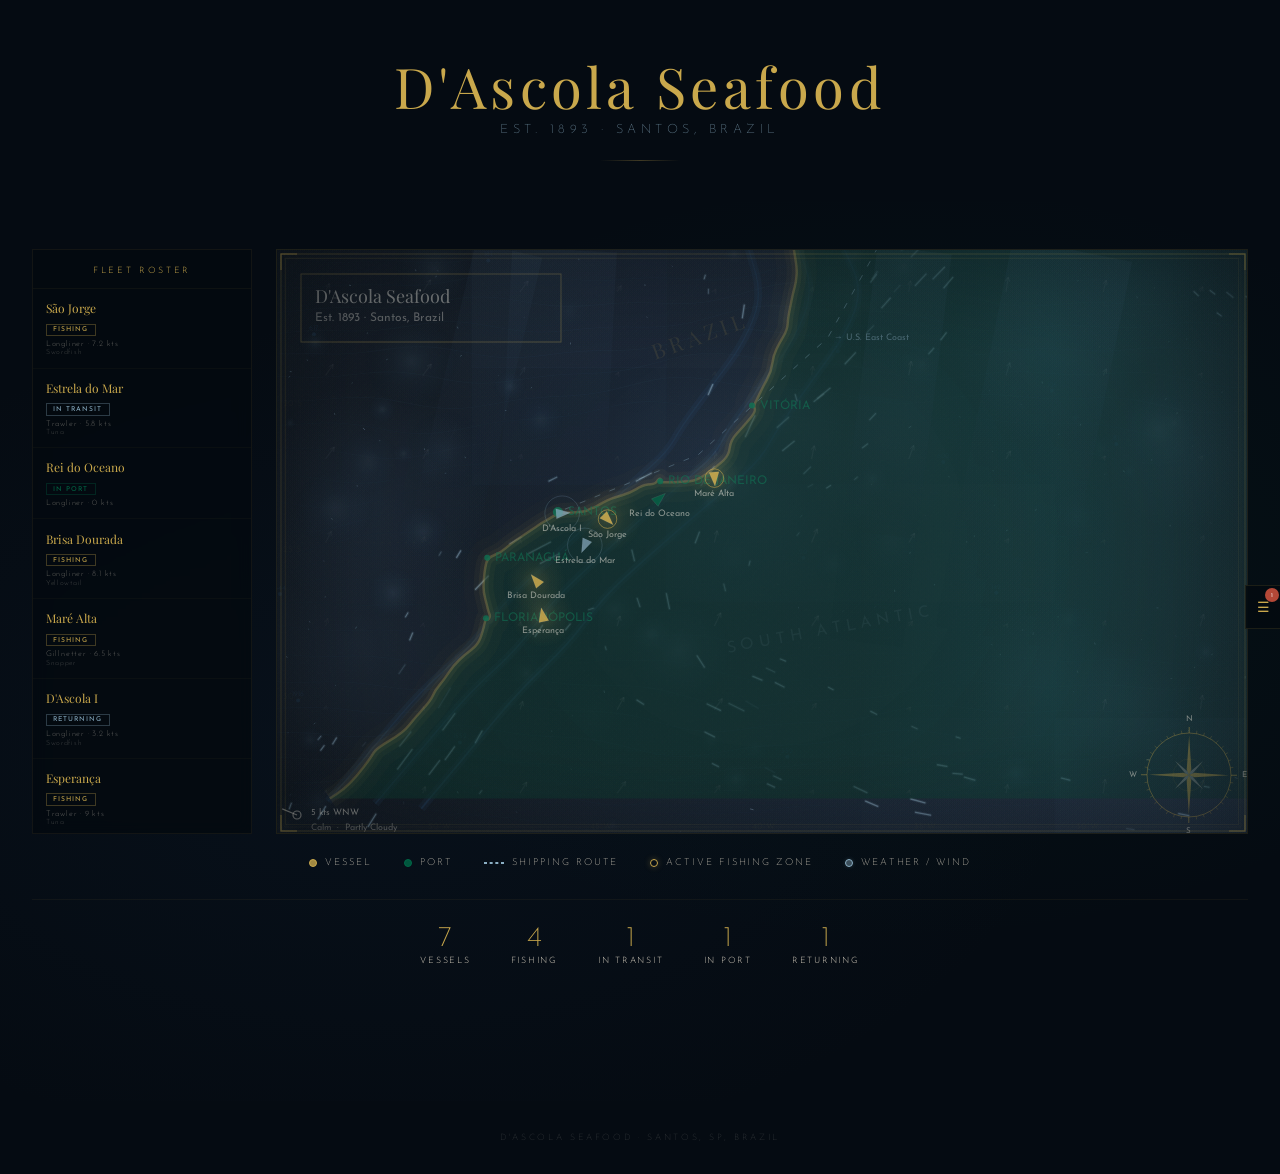
<file: demos/dascola/index.html>
<!DOCTYPE html>
<html lang="en">
<head>
  <meta charset="UTF-8">
  <meta name="viewport" content="width=device-width, initial-scale=1.0">
  <title>D'Ascola Seafood Fleet Map — Santos, Brazil</title>
  <link rel="preconnect" href="https://fonts.googleapis.com">
  <link rel="preconnect" href="https://fonts.gstatic.com" crossorigin>
  <link href="https://fonts.googleapis.com/css2?family=Playfair+Display:wght@400;500;600&family=Josefin+Sans:wght@200;300;400&display=swap" rel="stylesheet">
  <link rel="stylesheet" href="../../src/styles.css">
  <style>
    *, *::before, *::after { margin: 0; padding: 0; box-sizing: border-box; }
    body {
      background: #050B12;
      color: #F0EBE0;
      font-family: 'Josefin Sans', sans-serif;
    }
    .da-hero {
      text-align: center;
      padding: 3rem 2rem 1rem;
    }
    .da-hero h1 {
      font-family: 'Playfair Display', Georgia, serif;
      font-size: clamp(2rem, 5vw, 3.5rem);
      font-weight: 400;
      color: #C9A84C;
      letter-spacing: 0.08em;
    }
    .da-hero .subtitle {
      font-weight: 200;
      font-size: 0.8rem;
      letter-spacing: 0.35em;
      text-transform: uppercase;
      color: #8BAFC4;
      opacity: 0.7;
    }
    .da-divider {
      width: 80px;
      height: 1px;
      background: linear-gradient(90deg, transparent, #C9A84C, transparent);
      margin: 1.5rem auto;
      opacity: 0.3;
    }
    footer {
      text-align: center;
      padding: 2rem;
      font-weight: 200;
      font-size: 0.55rem;
      letter-spacing: 0.3em;
      text-transform: uppercase;
      color: #F0EBE0;
      opacity: 0.2;
    }
  </style>
</head>
<body>

  <header class="da-hero">
    <h1>D'Ascola Seafood</h1>
    <div class="subtitle">Est. 1893 &middot; Santos, Brazil</div>
    <div class="da-divider"></div>
  </header>

  <section class="fleet-section" id="fleet">
    <div class="fleet-map-wrap">
      <div class="fleet-map-panel-wrap">
        <aside class="fleet-roster" id="fleetRoster">
          <div class="fleet-roster-title">FLEET ROSTER</div>
          <div id="rosterList"></div>
        </aside>
        <div class="fleet-map" id="fleetMap">
          <canvas id="fleetCanvasDepth"></canvas>
          <canvas id="fleetCanvasWaterFx"></canvas>
          <canvas id="fleetCanvasCurrents"></canvas>
          <canvas id="fleetCanvasCoast"></canvas>
          <canvas id="fleetCanvasWeather"></canvas>
          <canvas id="fleetCanvasVessels"></canvas>
          <canvas id="fleetCanvasAtmo"></canvas>
          <div class="vessel-info" id="vesselInfo">
            <h4 id="viName"></h4>
            <p id="viDetail"></p>
            <span class="vi-status" id="viStatus"></span>
          </div>
        </div>
      </div>
      <div class="fleet-legend">
        <div class="fleet-legend-item"><span class="fleet-legend-dot dot-vessel"></span> Vessel</div>
        <div class="fleet-legend-item"><span class="fleet-legend-dot dot-port"></span> Port</div>
        <div class="fleet-legend-item"><span class="fleet-legend-dot dot-route"></span> Shipping Route</div>
        <div class="fleet-legend-item"><span class="fleet-legend-dot dot-fishing"></span> Active Fishing Zone</div>
        <div class="fleet-legend-item"><span class="fleet-legend-dot dot-weather"></span> Weather / Wind</div>
      </div>
      <div class="fleet-stats">
        <div class="fleet-stat"><div class="fleet-stat-n fleet-stat-0">7</div><div class="fleet-stat-l">Vessels</div></div>
        <div class="fleet-stat"><div class="fleet-stat-n fleet-stat-1">4</div><div class="fleet-stat-l">Fishing</div></div>
        <div class="fleet-stat"><div class="fleet-stat-n fleet-stat-2">1</div><div class="fleet-stat-l">In Transit</div></div>
        <div class="fleet-stat"><div class="fleet-stat-n fleet-stat-3">1</div><div class="fleet-stat-l">In Port</div></div>
        <div class="fleet-stat"><div class="fleet-stat-n fleet-stat-4">1</div><div class="fleet-stat-l">Returning</div></div>
      </div>
    </div>
  </section>

  <footer>D'Ascola Seafood &middot; Santos, SP, Brazil</footer>

  <script type="module">
    import { FleetMap } from '../../src/index.js';

    var map = new FleetMap('#fleetMap', {
      title: "D'Ascola Seafood",
      subtitle: 'Est. 1893 · Santos, Brazil',
      bounds: { latN: -15, latS: -35, lonW: -55, lonE: -25 },
      vessels: [
        { name: 'São Jorge',      mmsi: null, lat: -24.2, lon: -44.8, heading: 135, speed: 7.2, type: 'Longliner',  status: 'Fishing',    catch: 'Swordfish' },
        { name: 'Estrela do Mar',  mmsi: null, lat: -25.1, lon: -45.5, heading: 200, speed: 5.8, type: 'Trawler',    status: 'In Transit', catch: 'Tuna' },
        { name: 'Rei do Oceano',   mmsi: null, lat: -23.5, lon: -43.2, heading: 45,  speed: 0,   type: 'Longliner',  status: 'In Port',    catch: '\u2014' },
        { name: 'Brisa Dourada',   mmsi: null, lat: -26.3, lon: -47.0, heading: 320, speed: 8.1, type: 'Longliner',  status: 'Fishing',    catch: 'Yellowtail' },
        { name: 'Maré Alta',       mmsi: null, lat: -22.8, lon: -41.5, heading: 180, speed: 6.5, type: 'Gillnetter', status: 'Fishing',    catch: 'Snapper' },
        { name: "D'Ascola I",      mmsi: null, lat: -24.0, lon: -46.2, heading: 90,  speed: 3.2, type: 'Longliner',  status: 'Returning',  catch: 'Swordfish' },
        { name: 'Esperança',       mmsi: null, lat: -27.5, lon: -46.8, heading: 350, speed: 9.0, type: 'Trawler',    status: 'Fishing',    catch: 'Tuna' },
      ],
      ports: [
        { name: 'Santos',         lat: -23.96, lon: -46.33, size: 'major' },
        { name: 'Rio de Janeiro',  lat: -22.91, lon: -43.17, size: 'minor' },
        { name: 'Florianópolis',   lat: -27.59, lon: -48.55, size: 'minor' },
        { name: 'Vitória',         lat: -20.32, lon: -40.34, size: 'minor' },
        { name: 'Paranaguá',       lat: -25.52, lon: -48.51, size: 'minor' },
        { name: 'Salvador',        lat: -12.97, lon: -38.51, size: 'minor' },
      ],
      routes: [
        { name: 'U.S. East Coast', points: [[-23.96,-46.33],[-22,-42],[-18,-38],[-12,-35],[-5,-32],[5,-40],[15,-50],[25,-60],[35,-68],[40,-73],[40.7,-74]] }
      ],
    });

    map.start();
  </script>

</body>
</html>
</file>
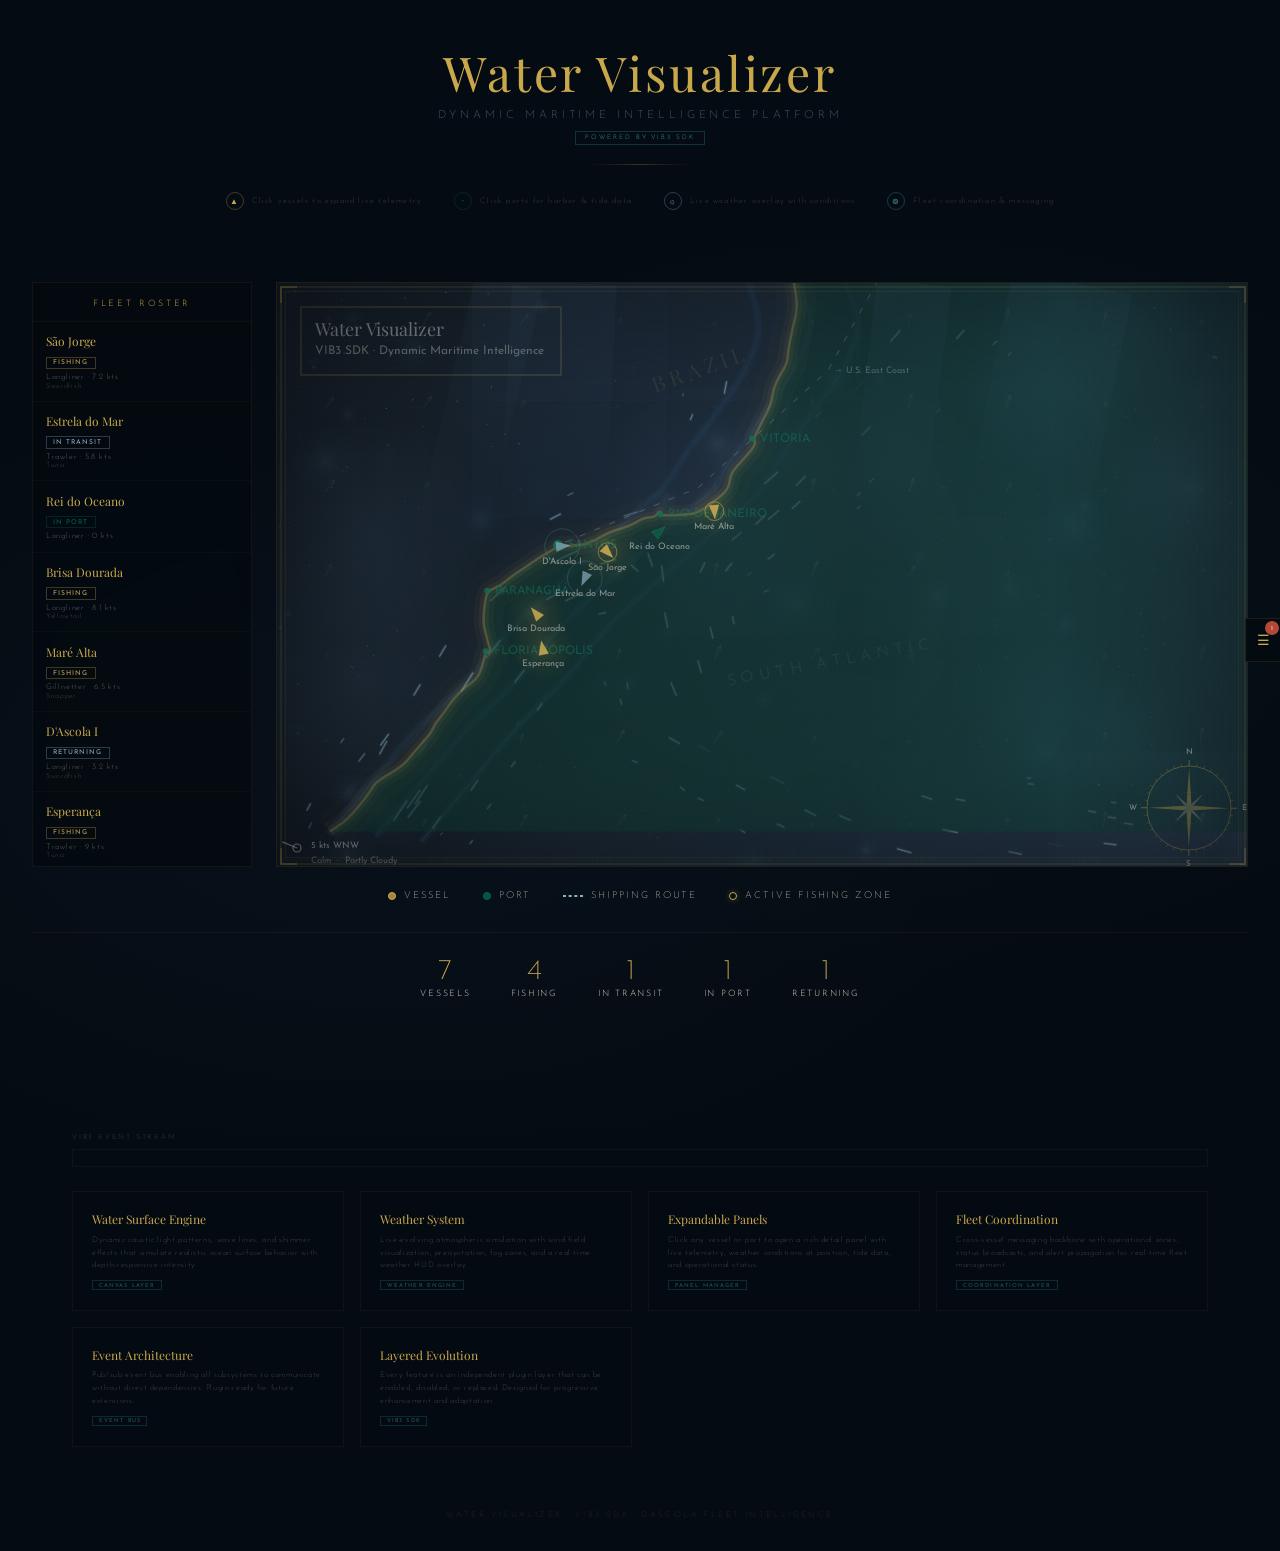
<file: demos/water-visualizer/index.html>
<!DOCTYPE html>
<html lang="en">
<head>
  <meta charset="UTF-8">
  <meta name="viewport" content="width=device-width, initial-scale=1.0">
  <title>Water Visualizer — VIB3 SDK Integration Demo</title>

  <!-- Google Fonts -->
  <link rel="preconnect" href="https://fonts.googleapis.com">
  <link rel="preconnect" href="https://fonts.gstatic.com" crossorigin>
  <link href="https://fonts.googleapis.com/css2?family=Playfair+Display:wght@400;500;600&family=Josefin+Sans:wght@200;300;400&display=swap" rel="stylesheet">

  <!-- Fleet Map + VIB3 Styles -->
  <link rel="stylesheet" href="../../src/styles.css">
  <link rel="stylesheet" href="../../src/vib3/vib3.css">

  <style>
    *, *::before, *::after { margin: 0; padding: 0; box-sizing: border-box; }

    body {
      background: #050B12;
      color: #F0EBE0;
      font-family: 'Josefin Sans', sans-serif;
      overflow-x: hidden;
    }

    /* === HERO === */
    .wv-hero {
      text-align: center;
      padding: 2.5rem 2rem 0.5rem;
      position: relative;
    }

    .wv-hero h1 {
      font-family: 'Playfair Display', Georgia, serif;
      font-size: clamp(1.8rem, 4.5vw, 3rem);
      font-weight: 400;
      color: #C9A84C;
      letter-spacing: 0.06em;
      margin-bottom: 0.4rem;
    }

    .wv-hero .subtitle {
      font-weight: 200;
      font-size: 0.7rem;
      letter-spacing: 0.35em;
      text-transform: uppercase;
      color: #8BAFC4;
      opacity: 0.6;
    }

    .wv-hero .vib3-tag {
      display: inline-block;
      margin-top: 0.6rem;
      padding: 0.15rem 0.6rem;
      font-family: 'Josefin Sans', sans-serif;
      font-size: 0.4rem;
      font-weight: 300;
      letter-spacing: 0.3em;
      text-transform: uppercase;
      border: 1px solid rgba(59, 169, 156, 0.25);
      color: #3BA99C;
    }

    .wv-divider {
      width: 100px;
      height: 1px;
      background: linear-gradient(90deg, transparent, #C9A84C40, transparent);
      margin: 1.2rem auto;
    }

    /* === INTERACTION HINTS === */
    .wv-hints {
      display: flex;
      justify-content: center;
      gap: 2rem;
      flex-wrap: wrap;
      padding: 0 2rem 1.5rem;
    }

    .wv-hint {
      display: flex;
      align-items: center;
      gap: 0.5rem;
      font-family: 'Josefin Sans', sans-serif;
      font-size: 0.5rem;
      font-weight: 200;
      letter-spacing: 0.15em;
      color: rgba(240, 235, 224, 0.3);
    }

    .wv-hint-icon {
      width: 18px;
      height: 18px;
      border-radius: 50%;
      display: flex;
      align-items: center;
      justify-content: center;
      font-size: 0.5rem;
      border: 1px solid;
    }

    .wv-hint-icon.vessel-hint {
      border-color: rgba(201, 168, 76, 0.3);
      color: #C9A84C;
    }

    .wv-hint-icon.port-hint {
      border-color: rgba(0, 104, 71, 0.3);
      color: #006847;
    }

    .wv-hint-icon.weather-hint {
      border-color: rgba(139, 175, 196, 0.3);
      color: #8BAFC4;
    }

    .wv-hint-icon.coord-hint {
      border-color: rgba(59, 169, 156, 0.3);
      color: #3BA99C;
    }

    /* === FEATURE CARDS === */
    .wv-features {
      display: grid;
      grid-template-columns: repeat(auto-fit, minmax(220px, 1fr));
      gap: 1rem;
      max-width: 1200px;
      margin: 0 auto;
      padding: 1.5rem 2rem 2rem;
    }

    .wv-feature {
      padding: 1.2rem;
      border: 1px solid rgba(201, 168, 76, 0.06);
      background: rgba(4, 10, 16, 0.5);
    }

    .wv-feature-title {
      font-family: 'Playfair Display', Georgia, serif;
      font-size: 0.75rem;
      color: #C9A84C;
      margin-bottom: 0.4rem;
    }

    .wv-feature-text {
      font-weight: 200;
      font-size: 0.5rem;
      letter-spacing: 0.08em;
      color: rgba(240, 235, 224, 0.35);
      line-height: 1.6;
    }

    .wv-feature-tag {
      display: inline-block;
      margin-top: 0.5rem;
      padding: 0.1rem 0.35rem;
      font-size: 0.35rem;
      letter-spacing: 0.2em;
      text-transform: uppercase;
      border: 1px solid rgba(59, 169, 156, 0.2);
      color: rgba(59, 169, 156, 0.5);
    }

    /* === FOOTER === */
    footer {
      text-align: center;
      padding: 2rem;
      font-weight: 200;
      font-size: 0.5rem;
      letter-spacing: 0.3em;
      text-transform: uppercase;
      color: #F0EBE0;
      opacity: 0.15;
    }

    /* === EVENT LOG === */
    .wv-event-log {
      max-width: 1200px;
      margin: 0 auto;
      padding: 0 2rem;
    }

    .wv-event-log-title {
      font-family: 'Josefin Sans', sans-serif;
      font-size: 0.45rem;
      font-weight: 300;
      letter-spacing: 0.25em;
      text-transform: uppercase;
      color: rgba(59, 169, 156, 0.4);
      margin-bottom: 0.5rem;
    }

    .wv-event-list {
      max-height: 120px;
      overflow-y: auto;
      border: 1px solid rgba(59, 169, 156, 0.08);
      padding: 0.5rem;
      background: rgba(4, 10, 16, 0.4);
    }

    .wv-event-item {
      font-family: 'Josefin Sans', sans-serif;
      font-size: 0.45rem;
      font-weight: 200;
      color: rgba(240, 235, 224, 0.3);
      padding: 0.2rem 0;
      border-bottom: 1px solid rgba(201, 168, 76, 0.03);
      letter-spacing: 0.05em;
    }

    .wv-event-item .event-type {
      display: inline-block;
      padding: 0 0.3rem;
      font-size: 0.35rem;
      letter-spacing: 0.15em;
      text-transform: uppercase;
      border: 1px solid rgba(139, 175, 196, 0.15);
      color: rgba(139, 175, 196, 0.5);
      margin-right: 0.3rem;
    }

    .wv-event-item .event-type.et-alert {
      border-color: rgba(201, 80, 60, 0.3);
      color: rgba(201, 80, 60, 0.7);
    }

    .wv-event-item .event-time {
      color: rgba(139, 175, 196, 0.25);
      margin-right: 0.3rem;
    }
  </style>
</head>
<body>

  <!-- Hero -->
  <header class="wv-hero">
    <h1>Water Visualizer</h1>
    <div class="subtitle">Dynamic Maritime Intelligence Platform</div>
    <div class="vib3-tag">Powered by VIB3 SDK</div>
    <div class="wv-divider"></div>
  </header>

  <!-- Interaction Hints -->
  <div class="wv-hints">
    <div class="wv-hint">
      <span class="wv-hint-icon vessel-hint">&#9650;</span>
      Click vessels to expand live telemetry
    </div>
    <div class="wv-hint">
      <span class="wv-hint-icon port-hint">&#8226;</span>
      Click ports for harbor &amp; tide data
    </div>
    <div class="wv-hint">
      <span class="wv-hint-icon weather-hint">&#9788;</span>
      Live weather overlay with conditions
    </div>
    <div class="wv-hint">
      <span class="wv-hint-icon coord-hint">&#8858;</span>
      Fleet coordination &amp; messaging
    </div>
  </div>

  <!-- Fleet Map Section -->
  <section class="fleet-section" id="fleet">
    <div class="fleet-map-wrap">

      <!-- Map + Roster -->
      <div class="fleet-map-panel-wrap">

        <!-- Roster Panel -->
        <aside class="fleet-roster" id="fleetRoster">
          <div class="fleet-roster-title">FLEET ROSTER</div>
          <div id="rosterList"></div>
        </aside>

        <!-- Map -->
        <div class="fleet-map" id="fleetMap">
          <canvas id="fleetCanvasDepth"></canvas>
          <canvas id="fleetCanvasCurrents"></canvas>
          <canvas id="fleetCanvasCoast"></canvas>
          <canvas id="fleetCanvasVessels"></canvas>
          <canvas id="fleetCanvasAtmo"></canvas>

          <!-- Tooltip -->
          <div class="vessel-info" id="vesselInfo">
            <h4 id="viName"></h4>
            <p id="viDetail"></p>
            <span class="vi-status" id="viStatus"></span>
          </div>
        </div>
      </div>

      <!-- Legend -->
      <div class="fleet-legend">
        <div class="fleet-legend-item"><span class="fleet-legend-dot dot-vessel"></span> Vessel</div>
        <div class="fleet-legend-item"><span class="fleet-legend-dot dot-port"></span> Port</div>
        <div class="fleet-legend-item"><span class="fleet-legend-dot dot-route"></span> Shipping Route</div>
        <div class="fleet-legend-item"><span class="fleet-legend-dot dot-fishing"></span> Active Fishing Zone</div>
      </div>

      <!-- Stats -->
      <div class="fleet-stats">
        <div class="fleet-stat"><div class="fleet-stat-n fleet-stat-0">7</div><div class="fleet-stat-l">Vessels</div></div>
        <div class="fleet-stat"><div class="fleet-stat-n fleet-stat-1">4</div><div class="fleet-stat-l">Fishing</div></div>
        <div class="fleet-stat"><div class="fleet-stat-n fleet-stat-2">1</div><div class="fleet-stat-l">In Transit</div></div>
        <div class="fleet-stat"><div class="fleet-stat-n fleet-stat-3">1</div><div class="fleet-stat-l">In Port</div></div>
        <div class="fleet-stat"><div class="fleet-stat-n fleet-stat-4">1</div><div class="fleet-stat-l">Returning</div></div>
      </div>
    </div>
  </section>

  <!-- Live Event Log -->
  <section class="wv-event-log" id="eventLog">
    <div class="wv-event-log-title">VIB3 Event Stream</div>
    <div class="wv-event-list" id="eventList"></div>
  </section>

  <!-- Feature Cards -->
  <section class="wv-features">
    <div class="wv-feature">
      <div class="wv-feature-title">Water Surface Engine</div>
      <div class="wv-feature-text">Dynamic caustic light patterns, wave lines, and shimmer effects that simulate realistic ocean surface behavior with depth-responsive intensity.</div>
      <span class="wv-feature-tag">Canvas Layer</span>
    </div>
    <div class="wv-feature">
      <div class="wv-feature-title">Weather System</div>
      <div class="wv-feature-text">Live-evolving atmospheric simulation with wind field visualization, precipitation, fog zones, and a real-time weather HUD overlay.</div>
      <span class="wv-feature-tag">Weather Engine</span>
    </div>
    <div class="wv-feature">
      <div class="wv-feature-title">Expandable Panels</div>
      <div class="wv-feature-text">Click any vessel or port to open a rich detail panel with live telemetry, weather conditions at position, tide data, and operational status.</div>
      <span class="wv-feature-tag">Panel Manager</span>
    </div>
    <div class="wv-feature">
      <div class="wv-feature-title">Fleet Coordination</div>
      <div class="wv-feature-text">Cross-vessel messaging backbone with operational zones, status broadcasts, and alert propagation for real-time fleet management.</div>
      <span class="wv-feature-tag">Coordination Layer</span>
    </div>
    <div class="wv-feature">
      <div class="wv-feature-title">Event Architecture</div>
      <div class="wv-feature-text">Pub/sub event bus enabling all subsystems to communicate without direct dependencies. Plugin-ready for future extensions.</div>
      <span class="wv-feature-tag">Event Bus</span>
    </div>
    <div class="wv-feature">
      <div class="wv-feature-title">Layered Evolution</div>
      <div class="wv-feature-text">Every feature is an independent plugin layer that can be enabled, disabled, or replaced. Designed for progressive enhancement and adaptation.</div>
      <span class="wv-feature-tag">VIB3 SDK</span>
    </div>
  </section>

  <footer>Water Visualizer &middot; VIB3 SDK &middot; DASCOLA Fleet Intelligence</footer>

  <!-- Fleet Map + VIB3 Module -->
  <script type="module">
    import { FleetMap } from '../../src/index.js';

    var map = new FleetMap('#fleetMap', {
      title: 'Water Visualizer',
      subtitle: 'VIB3 SDK \u00b7 Dynamic Maritime Intelligence',
      bounds: { latN: -15, latS: -35, lonW: -55, lonE: -25 },

      // VIB3 SDK enabled with full feature set
      vib3Options: {
        weather: true,
        waterSurface: true,
        coordination: true,
        panels: true,
        swellIntensity: 0.7,
        waveDetail: 'high',
        weatherRefreshMs: 20000,
      },

      vessels: [
        { name: 'S\u00e3o Jorge',      mmsi: '710012345', lat: -24.2, lon: -44.8, heading: 135, speed: 7.2, type: 'Longliner',  status: 'Fishing',    catch: 'Swordfish' },
        { name: 'Estrela do Mar',  mmsi: '710012346', lat: -25.1, lon: -45.5, heading: 200, speed: 5.8, type: 'Trawler',    status: 'In Transit', catch: 'Tuna' },
        { name: 'Rei do Oceano',   mmsi: '710012347', lat: -23.5, lon: -43.2, heading: 45,  speed: 0,   type: 'Longliner',  status: 'In Port',    catch: '\u2014' },
        { name: 'Brisa Dourada',   mmsi: '710012348', lat: -26.3, lon: -47.0, heading: 320, speed: 8.1, type: 'Longliner',  status: 'Fishing',    catch: 'Yellowtail' },
        { name: 'Mar\u00e9 Alta',       mmsi: '710012349', lat: -22.8, lon: -41.5, heading: 180, speed: 6.5, type: 'Gillnetter', status: 'Fishing',    catch: 'Snapper' },
        { name: "D'Ascola I",      mmsi: '710012350', lat: -24.0, lon: -46.2, heading: 90,  speed: 3.2, type: 'Longliner',  status: 'Returning',  catch: 'Swordfish' },
        { name: 'Esperan\u00e7a',       mmsi: '710012351', lat: -27.5, lon: -46.8, heading: 350, speed: 9.0, type: 'Trawler',    status: 'Fishing',    catch: 'Tuna' },
      ],

      ports: [
        { name: 'Santos',          lat: -23.96, lon: -46.33, size: 'major' },
        { name: 'Rio de Janeiro',  lat: -22.91, lon: -43.17, size: 'minor' },
        { name: 'Florian\u00f3polis',   lat: -27.59, lon: -48.55, size: 'minor' },
        { name: 'Vit\u00f3ria',         lat: -20.32, lon: -40.34, size: 'minor' },
        { name: 'Paranagu\u00e1',       lat: -25.52, lon: -48.51, size: 'minor' },
        { name: 'Salvador',        lat: -12.97, lon: -38.51, size: 'minor' },
      ],

      routes: [
        { name: 'U.S. East Coast', points: [[-23.96,-46.33],[-22,-42],[-18,-38],[-12,-35],[-5,-32],[5,-40],[15,-50],[25,-60],[35,-68],[40,-73],[40.7,-74]] }
      ],
    });

    map.start();

    // === Wire up VIB3 event stream to the live log ===
    if (map.vib3 && map.vib3.events) {
      var eventList = document.getElementById('eventList');
      var maxEvents = 30;

      function logEvent(eventName, data) {
        if (!eventList) return;

        var item = document.createElement('div');
        item.className = 'wv-event-item';

        var now = new Date();
        var timeStr = now.getHours().toString().padStart(2, '0') + ':' +
                      now.getMinutes().toString().padStart(2, '0') + ':' +
                      now.getSeconds().toString().padStart(2, '0');

        var isAlert = eventName.indexOf('alert') !== -1;
        var typeClass = isAlert ? 'event-type et-alert' : 'event-type';

        var detail = '';
        if (data) {
          if (data.name) detail = data.name;
          else if (data.text) detail = data.text;
          else if (data.type) detail = data.type;
          else if (typeof data === 'string') detail = data;
        }

        item.innerHTML = '<span class="event-time">' + timeStr + '</span>' +
                         '<span class="' + typeClass + '">' + eventName + '</span> ' +
                         (detail ? detail : '');

        eventList.insertBefore(item, eventList.firstChild);

        // Limit log length
        while (eventList.children.length > maxEvents) {
          eventList.removeChild(eventList.lastChild);
        }
      }

      // Subscribe to all key VIB3 events
      map.vib3.events.on('vib3:ready', function (d) { logEvent('ready', d); });
      map.vib3.events.on('vessel:click', function (d) { logEvent('vessel:click', d); });
      map.vib3.events.on('port:click', function (d) { logEvent('port:click', d); });
      map.vib3.events.on('panel:open', function (d) { logEvent('panel:open', d); });
      map.vib3.events.on('panel:close', function (d) { logEvent('panel:close', d); });
      map.vib3.events.on('weather:update', function (d) { logEvent('weather:update', d.globalCondition); });
      map.vib3.events.on('weather:alert', function (d) {
        for (var i = 0; i < d.length; i++) {
          logEvent('weather:alert', d[i]);
        }
      });
      map.vib3.events.on('coordination:msg', function (d) { logEvent('coord:msg', d); });
      map.vib3.events.on('coordination:alert', function (d) { logEvent('coord:alert', d); });
      map.vib3.events.on('map:click:empty', function () { logEvent('map:click', 'empty area'); });
    }
  </script>

</body>
</html>
</file>
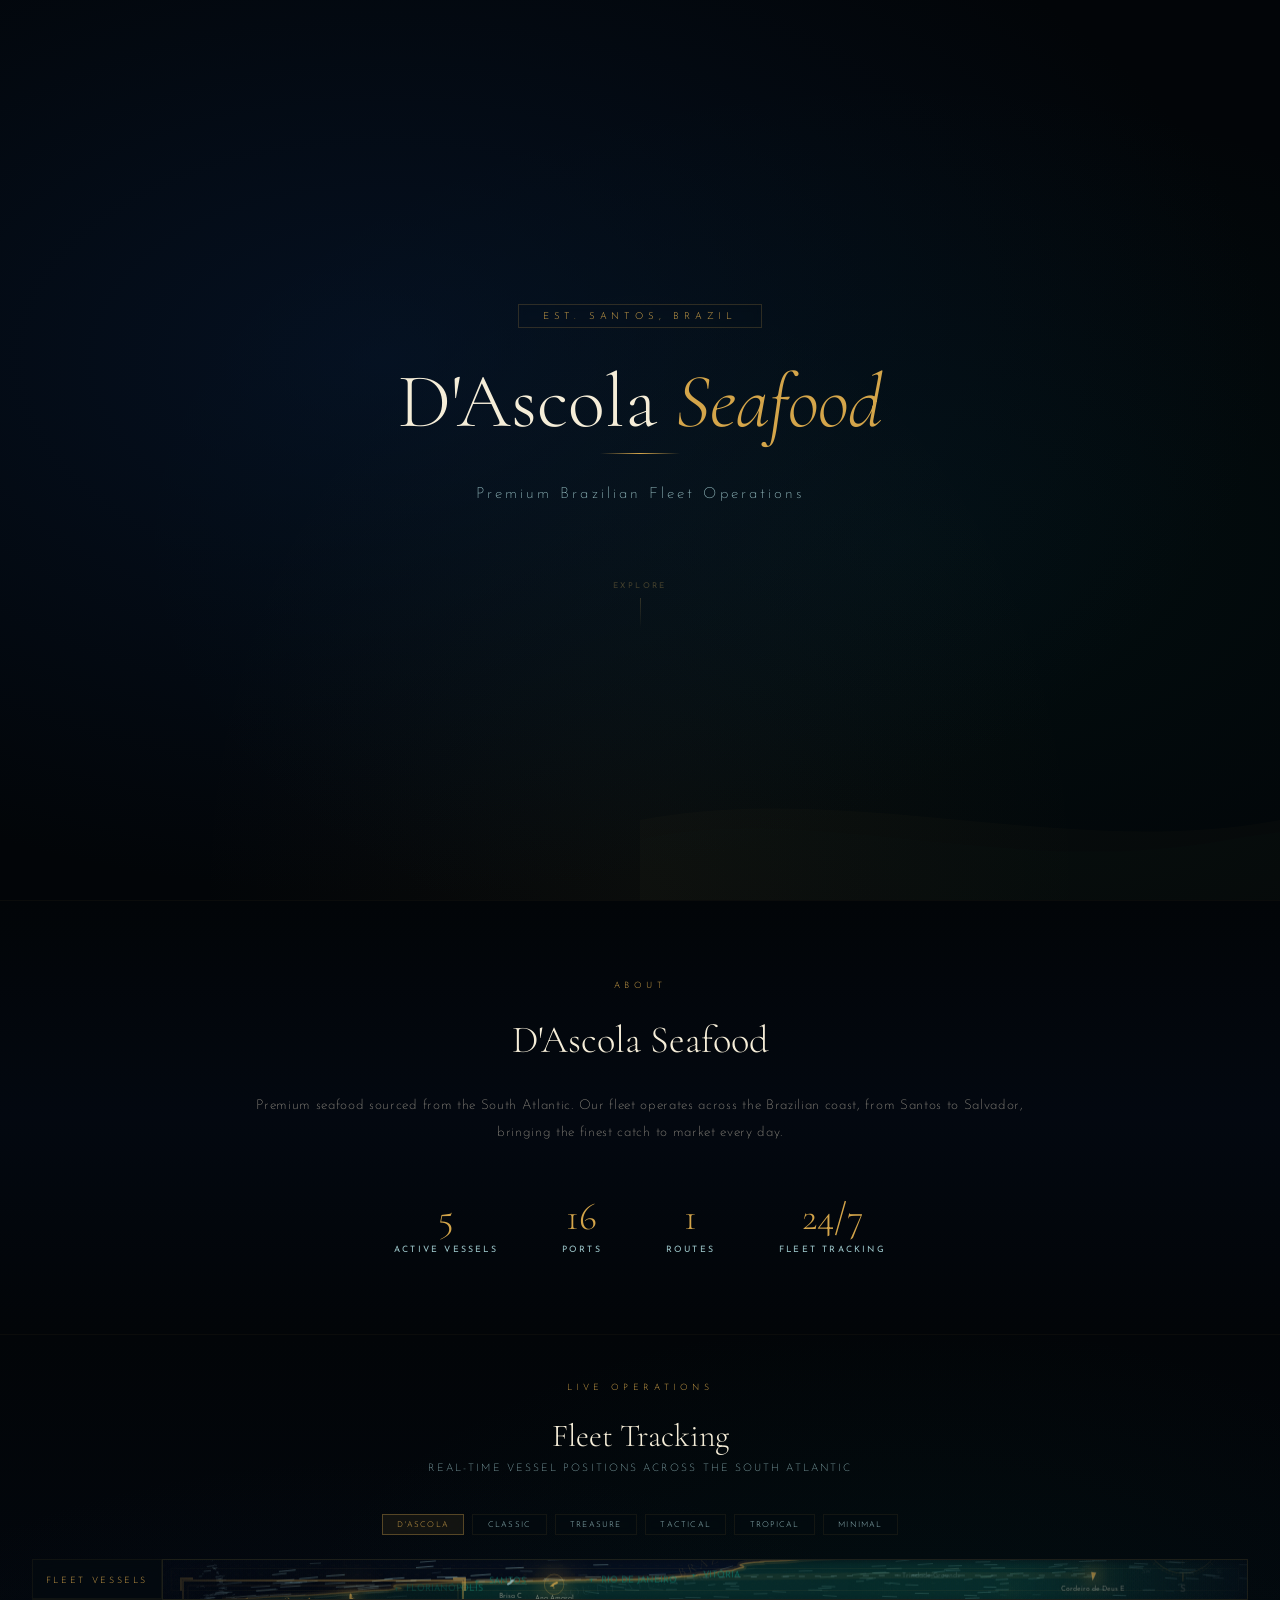
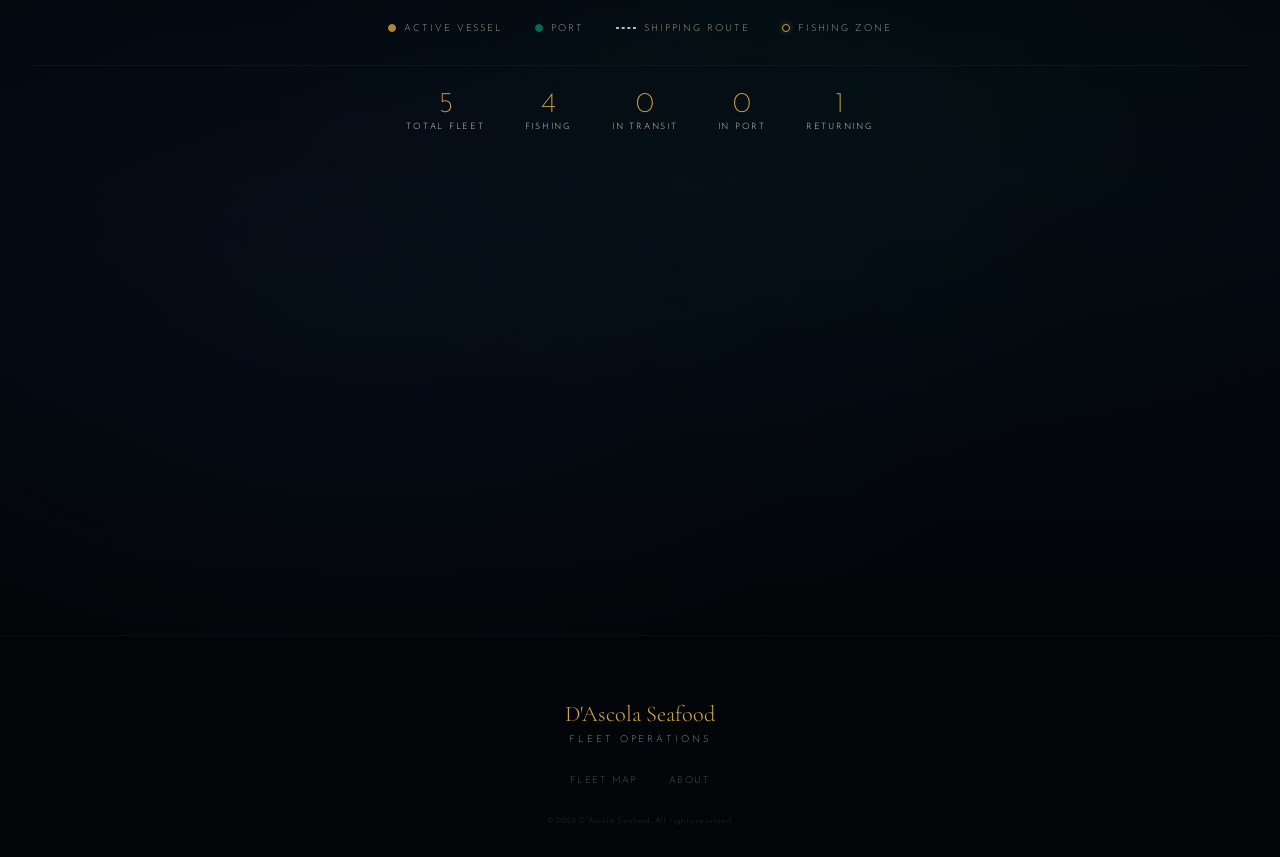
<file: dascola.html>
<!DOCTYPE html>
<html lang="en">
<head>
  <meta charset="UTF-8">
  <meta name="viewport" content="width=device-width, initial-scale=1.0">
  <title>D'Ascola Seafood — Fleet Operations</title>

  <!-- Fonts -->
  <link rel="preconnect" href="https://fonts.googleapis.com">
  <link rel="preconnect" href="https://fonts.gstatic.com" crossorigin>
  <link href="https://fonts.googleapis.com/css2?family=Cormorant+Garamond:ital,wght@0,300;0,400;0,500;0,600;1,300;1,400&family=Josefin+Sans:wght@200;300;400;500&display=swap" rel="stylesheet">

  <!-- Fleet Map CSS -->
  <link rel="stylesheet" href="fleet-map/styles.css">

  <style>
    /* ═══════════════════════════════════════════════════════
       D'ASCOLA SEAFOOD — PREMIUM SITE STYLES
       ═══════════════════════════════════════════════════════ */

    /* Override fleet-map CSS vars for DASCOLA brand */
    :root {
      --fm-accent:       #D4A54A;
      --fm-accent-lt:    #E8C06A;
      --fm-accent-dim:   rgba(212, 165, 74, 0.08);
      --fm-deep:         #030810;
      --fm-ocean-mid:    rgba(8, 28, 58, 0.4);
      --fm-ocean-shelf:  #14375A;
      --fm-land:         #0A7E6E;
      --fm-land-dark:    #06342D;
      --fm-land-deep:    rgba(10, 75, 62, 0.95);
      --fm-text:         #F5EDD8;
      --fm-text-warm:    #DDD4C0;
      --fm-text-muted:   #9CC5C9;
      --fm-status-fishing:   var(--fm-accent);
      --fm-status-transit:   var(--fm-text-muted);
      --fm-status-returning: var(--fm-text-muted);
      --fm-status-port:      var(--fm-land);
      --fm-font-display: 'Cormorant Garamond', Georgia, serif;
      --fm-font-sans:    'Josefin Sans', sans-serif;
      --fm-max-width:    1500px;
    }

    *, *::before, *::after { box-sizing: border-box; margin: 0; padding: 0; }

    body {
      background: #020508;
      color: var(--fm-text);
      font-family: var(--fm-font-sans);
      -webkit-font-smoothing: antialiased;
      overflow-x: hidden;
    }

    /* ── Hero Section ── */
    .hero {
      position: relative;
      min-height: 100vh;
      display: flex;
      flex-direction: column;
      justify-content: center;
      align-items: center;
      text-align: center;
      overflow: hidden;
    }

    .hero::before {
      content: '';
      position: absolute;
      inset: 0;
      background:
        radial-gradient(ellipse at 30% 40%, rgba(8,28,58,0.5), transparent 70%),
        radial-gradient(ellipse at 70% 60%, rgba(10,126,110,0.08), transparent 60%),
        radial-gradient(ellipse at 50% 100%, rgba(212,165,74,0.04), transparent 50%);
      pointer-events: none;
    }

    /* Animated wave SVG background */
    .hero-waves {
      position: absolute;
      bottom: 0;
      left: 0;
      right: 0;
      height: 200px;
      overflow: hidden;
      pointer-events: none;
      opacity: 0.15;
    }

    .hero-waves svg {
      position: absolute;
      bottom: 0;
      width: 200%;
      height: 100%;
      animation: wave-drift 18s linear infinite;
    }

    @keyframes wave-drift {
      from { transform: translateX(0); }
      to { transform: translateX(-50%); }
    }

    .hero-content {
      position: relative;
      z-index: 2;
      padding: 2rem;
    }

    .hero-badge {
      display: inline-block;
      font-family: var(--fm-font-sans);
      font-weight: 300;
      font-size: 0.6rem;
      letter-spacing: 0.5em;
      text-transform: uppercase;
      color: var(--fm-accent);
      border: 1px solid rgba(212,165,74,0.2);
      padding: 0.4rem 1.5rem;
      margin-bottom: 2rem;
      backdrop-filter: blur(4px);
    }

    .hero h1 {
      font-family: var(--fm-font-display);
      font-weight: 300;
      font-size: clamp(2.5rem, 6vw, 5rem);
      color: var(--fm-text);
      line-height: 1.1;
      margin-bottom: 0.5rem;
    }

    .hero h1 em {
      font-style: italic;
      color: var(--fm-accent);
    }

    .hero-sub {
      font-family: var(--fm-font-sans);
      font-weight: 200;
      font-size: clamp(0.75rem, 1.2vw, 1rem);
      letter-spacing: 0.2em;
      color: var(--fm-text-muted);
      margin-bottom: 3rem;
    }

    .hero-divider {
      width: 80px;
      height: 1px;
      background: linear-gradient(90deg, transparent, var(--fm-accent), transparent);
      margin: 0 auto 2rem;
    }

    .hero-scroll {
      display: inline-flex;
      flex-direction: column;
      align-items: center;
      gap: 0.5rem;
      font-family: var(--fm-font-sans);
      font-size: 0.5rem;
      letter-spacing: 0.3em;
      text-transform: uppercase;
      color: rgba(212,165,74,0.4);
      text-decoration: none;
      animation: scroll-pulse 2.5s ease-in-out infinite;
    }

    .hero-scroll .arrow {
      width: 1px;
      height: 30px;
      background: linear-gradient(180deg, rgba(212,165,74,0.3), transparent);
    }

    @keyframes scroll-pulse {
      0%, 100% { opacity: 0.4; transform: translateY(0); }
      50% { opacity: 1; transform: translateY(5px); }
    }

    /* ── About Strip ── */
    .about-strip {
      position: relative;
      padding: 5rem 2rem;
      text-align: center;
      background: linear-gradient(180deg, #020508 0%, #030810 50%, #020508 100%);
      border-top: 1px solid rgba(212,165,74,0.04);
      border-bottom: 1px solid rgba(212,165,74,0.04);
    }

    .about-strip .inner {
      max-width: 800px;
      margin: 0 auto;
    }

    .section-label {
      display: block;
      font-family: var(--fm-font-sans);
      font-weight: 300;
      font-size: 0.55rem;
      letter-spacing: 0.5em;
      text-transform: uppercase;
      color: var(--fm-accent);
      margin-bottom: 1.5rem;
    }

    .about-strip h2 {
      font-family: var(--fm-font-display);
      font-weight: 300;
      font-size: clamp(1.6rem, 3vw, 2.4rem);
      color: var(--fm-text);
      line-height: 1.4;
      margin-bottom: 1.5rem;
    }

    .about-strip p {
      font-weight: 200;
      font-size: 0.85rem;
      line-height: 2;
      letter-spacing: 0.05em;
      color: var(--fm-text-warm);
      opacity: 0.7;
    }

    .stat-row {
      display: flex;
      justify-content: center;
      gap: 4rem;
      margin-top: 3rem;
      flex-wrap: wrap;
    }

    .stat-item {
      text-align: center;
    }

    .stat-item .num {
      font-family: var(--fm-font-display);
      font-weight: 300;
      font-size: 2.4rem;
      color: var(--fm-accent);
    }

    .stat-item .label {
      font-size: 0.55rem;
      letter-spacing: 0.25em;
      text-transform: uppercase;
      color: var(--fm-text-muted);
      margin-top: 0.3rem;
    }

    /* ── Fleet Map Section (overrides) ── */
    .fleet-section {
      background: linear-gradient(180deg, #020508, var(--fm-deep), #020508);
    }

    .fleet-header h2 {
      font-family: var(--fm-font-display);
      font-weight: 300;
      font-size: clamp(1.4rem, 2.5vw, 2rem);
      color: var(--fm-text);
      margin-bottom: 0.5rem;
    }

    .fleet-header p {
      font-weight: 200;
      font-size: 0.65rem;
      letter-spacing: 0.2em;
      text-transform: uppercase;
      color: var(--fm-text-muted);
    }

    /* Theme switcher bar */
    .theme-bar {
      display: flex;
      justify-content: center;
      gap: 0.5rem;
      margin-bottom: 1.5rem;
    }

    .theme-btn {
      font-family: var(--fm-font-sans);
      font-weight: 300;
      font-size: 0.5rem;
      letter-spacing: 0.15em;
      text-transform: uppercase;
      color: var(--fm-text-muted);
      background: rgba(4,10,16,0.6);
      border: 1px solid rgba(212,165,74,0.08);
      padding: 0.35rem 0.9rem;
      cursor: pointer;
      transition: all 0.3s ease;
      backdrop-filter: blur(4px);
    }

    .theme-btn:hover {
      border-color: rgba(212,165,74,0.25);
      color: var(--fm-accent);
    }

    .theme-btn.active {
      background: rgba(212,165,74,0.08);
      border-color: rgba(212,165,74,0.35);
      color: var(--fm-accent);
    }

    /* Enhance roster for DASCOLA */
    .fleet-roster {
      border-color: rgba(212,165,74,0.06);
    }

    .roster-item-name {
      font-family: var(--fm-font-display);
      font-weight: 400;
      font-size: 0.8rem;
    }

    /* ── Contact / Footer ── */
    .site-footer {
      position: relative;
      padding: 4rem 2rem 2rem;
      text-align: center;
      background: #020508;
      border-top: 1px solid rgba(212,165,74,0.04);
    }

    .footer-brand {
      font-family: var(--fm-font-display);
      font-weight: 300;
      font-size: 1.4rem;
      color: var(--fm-accent);
      margin-bottom: 0.5rem;
    }

    .footer-tagline {
      font-weight: 200;
      font-size: 0.6rem;
      letter-spacing: 0.3em;
      text-transform: uppercase;
      color: var(--fm-text-muted);
      margin-bottom: 2rem;
    }

    .footer-links {
      display: flex;
      justify-content: center;
      gap: 2rem;
      margin-bottom: 2rem;
      flex-wrap: wrap;
    }

    .footer-links a {
      font-weight: 200;
      font-size: 0.6rem;
      letter-spacing: 0.15em;
      text-transform: uppercase;
      color: var(--fm-text-warm);
      text-decoration: none;
      opacity: 0.5;
      transition: opacity 0.3s, color 0.3s;
    }

    .footer-links a:hover {
      opacity: 1;
      color: var(--fm-accent);
    }

    .footer-copy {
      font-weight: 200;
      font-size: 0.5rem;
      letter-spacing: 0.1em;
      color: var(--fm-text-warm);
      opacity: 0.25;
    }

    /* ── Smooth entry animations ── */
    .fade-in {
      opacity: 0;
      transform: translateY(20px);
      transition: opacity 0.8s ease, transform 0.8s ease;
    }

    .fade-in.visible {
      opacity: 1;
      transform: translateY(0);
    }

    /* ── Custom scrollbar ── */
    ::-webkit-scrollbar { width: 6px; }
    ::-webkit-scrollbar-track { background: #030810; }
    ::-webkit-scrollbar-thumb { background: rgba(212,165,74,0.15); border-radius: 3px; }
    ::-webkit-scrollbar-thumb:hover { background: rgba(212,165,74,0.3); }

    /* ── Responsive ── */
    @media (max-width: 900px) {
      .stat-row { gap: 2rem; }
      .theme-bar { flex-wrap: wrap; }
    }
  </style>
</head>
<body>

  <!-- ═══════════════════════════════════════════════
       HERO
       ═══════════════════════════════════════════════ -->
  <section class="hero">
    <div class="hero-waves">
      <svg viewBox="0 0 2400 200" preserveAspectRatio="none">
        <path d="M0,120 C200,80 400,160 600,120 C800,80 1000,160 1200,120 C1400,80 1600,160 1800,120 C2000,80 2200,160 2400,120 L2400,200 L0,200 Z" fill="rgba(212,165,74,0.15)"/>
        <path d="M0,140 C150,100 350,180 550,140 C750,100 950,180 1150,140 C1350,100 1550,180 1750,140 C1950,100 2150,180 2400,140 L2400,200 L0,200 Z" fill="rgba(10,126,110,0.1)"/>
      </svg>
    </div>
    <div class="hero-content">
      <div class="hero-badge">Est. Santos, Brazil</div>
      <h1>D'Ascola <em>Seafood</em></h1>
      <div class="hero-divider"></div>
      <p class="hero-sub">Premium Brazilian Fleet Operations</p>
    </div>
    <a href="#about" class="hero-scroll">
      Explore
      <span class="arrow"></span>
    </a>
  </section>

  <!-- ═══════════════════════════════════════════════
       ABOUT STRIP
       ═══════════════════════════════════════════════ -->
  <section class="about-strip" id="about">
    <div class="inner fade-in">
      <span class="section-label">About</span>
      <h2>D'Ascola Seafood</h2>
      <p>
        <!-- Placeholder — replace with real company copy -->
        Premium seafood sourced from the South Atlantic. Our fleet operates
        across the Brazilian coast, from Santos to Salvador, bringing the
        finest catch to market every day.
      </p>
      <div class="stat-row" id="aboutStats">
        <!-- Stats populated dynamically from vessel data -->
      </div>
    </div>
  </section>

  <!-- ═══════════════════════════════════════════════
       FLEET MAP
       ═══════════════════════════════════════════════ -->
  <section class="fleet-section" id="fleet">
    <div class="fleet-map-wrap">

      <div class="fleet-header fade-in">
        <span class="section-label">Live Operations</span>
        <h2>Fleet Tracking</h2>
        <p>Real-time vessel positions across the South Atlantic</p>
      </div>

      <!-- Theme switcher -->
      <div class="theme-bar fade-in">
        <button class="theme-btn active" data-theme="dascola">D'Ascola</button>
        <button class="theme-btn" data-theme="classic-nautical">Classic</button>
        <button class="theme-btn" data-theme="treasure-map">Treasure</button>
        <button class="theme-btn" data-theme="tactical">Tactical</button>
        <button class="theme-btn" data-theme="tropical">Tropical</button>
        <button class="theme-btn" data-theme="minimal">Minimal</button>
      </div>

      <div class="fleet-map-panel-wrap">
        <!-- Roster panel -->
        <div class="fleet-roster" id="fleetRoster">
          <div class="fleet-roster-title">Fleet Vessels</div>
        </div>

        <!-- Map canvases -->
        <div class="fleet-map" id="fleetMap">
          <canvas id="fleetCanvasDepth"></canvas>
          <canvas id="fleetCanvasCurrents"></canvas>
          <canvas id="fleetCanvasCoast"></canvas>
          <canvas id="fleetCanvasMarkers"></canvas>
          <canvas id="fleetCanvasWeather"></canvas>
          <canvas id="fleetCanvasVessels"></canvas>
          <canvas id="fleetCanvasAtmo"></canvas>
          <div class="vessel-info" id="vesselTooltip">
            <h4 id="viName"></h4>
            <p id="viDetails"></p>
            <span class="vi-status" id="viStatus"></span>
          </div>
        </div>
      </div>

      <!-- Legend -->
      <div class="fleet-legend fade-in">
        <div class="fleet-legend-item">
          <span class="fleet-legend-dot dot-vessel"></span>
          Active Vessel
        </div>
        <div class="fleet-legend-item">
          <span class="fleet-legend-dot dot-port"></span>
          Port
        </div>
        <div class="fleet-legend-item">
          <span class="fleet-legend-dot dot-route"></span>
          Shipping Route
        </div>
        <div class="fleet-legend-item">
          <span class="fleet-legend-dot dot-fishing"></span>
          Fishing Zone
        </div>
      </div>

      <!-- Stats -->
      <div class="fleet-stats fade-in">
        <div class="fleet-stat">
          <div class="fleet-stat-n" id="statTotal">7</div>
          <div class="fleet-stat-l">Total Fleet</div>
        </div>
        <div class="fleet-stat">
          <div class="fleet-stat-n" id="statFishing">4</div>
          <div class="fleet-stat-l">Fishing</div>
        </div>
        <div class="fleet-stat">
          <div class="fleet-stat-n" id="statTransit">1</div>
          <div class="fleet-stat-l">In Transit</div>
        </div>
        <div class="fleet-stat">
          <div class="fleet-stat-n" id="statPort">1</div>
          <div class="fleet-stat-l">In Port</div>
        </div>
        <div class="fleet-stat">
          <div class="fleet-stat-n" id="statReturning">1</div>
          <div class="fleet-stat-l">Returning</div>
        </div>
      </div>

    </div>
  </section>

  <!-- ═══════════════════════════════════════════════
       FOOTER
       ═══════════════════════════════════════════════ -->
  <footer class="site-footer">
    <div class="footer-brand">D'Ascola Seafood</div>
    <div class="footer-tagline">Fleet Operations</div>
    <div class="footer-links">
      <a href="#fleet">Fleet Map</a>
      <a href="#about">About</a>
    </div>
    <div class="footer-copy">&copy; 2026 D'Ascola Seafood. All rights reserved.</div>
  </footer>

  <!-- ═══════════════════════════════════════════════
       INITIALIZATION
       ═══════════════════════════════════════════════ -->
  <script type="module">
    import { FleetMap } from './fleet-map/index.js';

    // Load vessel data
    var response = await fetch('./fleet-map/vessels.json');
    var data = await response.json();

    // Initialize the fleet map with DASCOLA theme
    var map = new FleetMap('#fleetMap', {
      title: "D'Ascola Seafood",
      subtitle: 'South Atlantic Fleet Operations',
      bounds: { latN: -12, latS: -35, lonW: -55, lonE: -25 },
      vessels: data.vessels,
      ports: data.ports,
      routes: data.routes,
      theme: 'dascola',
      colors: {
        deep:      'rgba(3,8,16,1)',
        ouro:      'rgba(212,165,74,1)',
        verde:     'rgba(10,126,110,1)',
        blade:     'rgba(156,197,201,1)',
        creme:     'rgba(245,237,216,1)',
        land:      ['rgba(6,52,45,0.7)', 'rgba(10,75,62,0.55)', 'rgba(6,52,45,0.4)'],
        ocean:     ['rgba(8,28,58,0.4)', 'rgba(6,22,45,0.25)', 'rgba(3,8,16,0.05)'],
        fathom:    'rgba(20,55,88,0.14)',
        grid:      'rgba(212,165,74,0.035)',
        coastGlow: 'rgba(212,165,74,0.12)',
        coastLine: 'rgba(212,165,74,0.45)',
      },
      fonts: {
        display: '"Cormorant Garamond", Georgia, serif',
        sans:    '"Josefin Sans", sans-serif',
      },
      particleCount: 300,
      particleCountMobile: 120,
    });

    map.start();

    // ── Theme Switcher ──
    document.querySelectorAll('.theme-btn').forEach(function(btn) {
      btn.addEventListener('click', function() {
        document.querySelectorAll('.theme-btn').forEach(function(b) { b.classList.remove('active'); });
        btn.classList.add('active');
        var themeId = btn.getAttribute('data-theme');
        map.setTheme(themeId);
      });
    });

    // ── Fade-in on scroll ──
    var observer = new IntersectionObserver(function(entries) {
      entries.forEach(function(entry) {
        if (entry.isIntersecting) {
          entry.target.classList.add('visible');
        }
      });
    }, { threshold: 0.15 });

    document.querySelectorAll('.fade-in').forEach(function(el) {
      observer.observe(el);
    });

    // ── Build stats dynamically from actual data ──
    function updateStats() {
      var vessels = data.vessels;
      var ports = data.ports;
      var counts = { total: vessels.length, fishing: 0, transit: 0, port: 0, returning: 0 };
      vessels.forEach(function(v) {
        var s = (v.status || '').toLowerCase();
        if (s === 'fishing') counts.fishing++;
        else if (s === 'in transit') counts.transit++;
        else if (s === 'in port') counts.port++;
        else if (s === 'returning') counts.returning++;
      });

      // Fleet stats bar (below map)
      document.getElementById('statTotal').textContent = counts.total;
      document.getElementById('statFishing').textContent = counts.fishing;
      document.getElementById('statTransit').textContent = counts.transit;
      document.getElementById('statPort').textContent = counts.port;
      document.getElementById('statReturning').textContent = counts.returning;

      // About section stats (derived from actual data)
      var aboutEl = document.getElementById('aboutStats');
      if (aboutEl) {
        aboutEl.innerHTML =
          '<div class="stat-item"><div class="num">' + vessels.length + '</div><div class="label">Active Vessels</div></div>' +
          '<div class="stat-item"><div class="num">' + ports.length + '</div><div class="label">Ports</div></div>' +
          '<div class="stat-item"><div class="num">' + (data.routes ? data.routes.length : 0) + '</div><div class="label">Routes</div></div>' +
          '<div class="stat-item"><div class="num">24/7</div><div class="label">Fleet Tracking</div></div>';
      }
    }
    updateStats();
  </script>

</body>
</html>
</file>
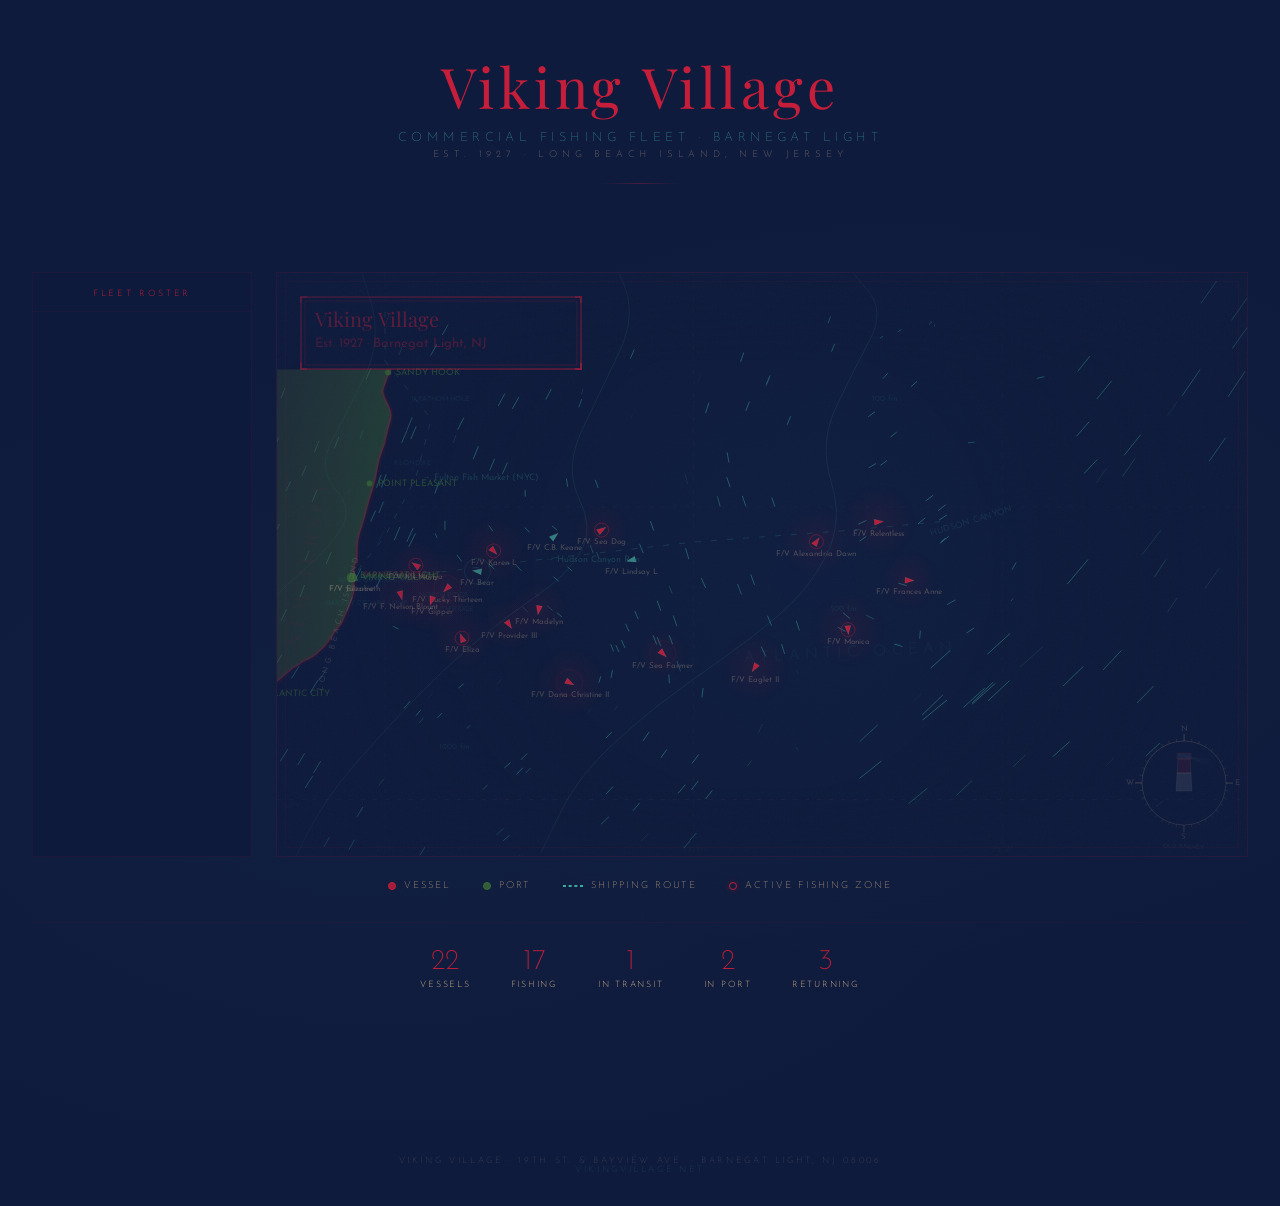
<file: viking-village-demo.html>
<!DOCTYPE html>
<html lang="en">
<head>
  <meta charset="UTF-8">
  <meta name="viewport" content="width=device-width, initial-scale=1.0">
  <title>Viking Village Fleet Map — Barnegat Light, NJ</title>

  <!-- Google Fonts -->
  <link rel="preconnect" href="https://fonts.googleapis.com">
  <link rel="preconnect" href="https://fonts.gstatic.com" crossorigin>
  <link href="https://fonts.googleapis.com/css2?family=Playfair+Display:wght@400;500;600&family=Josefin+Sans:wght@200;300;400&display=swap" rel="stylesheet">

  <!-- Fleet Map Styles -->
  <link rel="stylesheet" href="viking-village-map/styles.css">

  <style>
    /* Reset */
    *, *::before, *::after { margin: 0; padding: 0; box-sizing: border-box; }

    body {
      background: #0F1B3D;
      color: #D4B896;
      font-family: 'Josefin Sans', sans-serif;
      overflow-x: hidden;
    }

    /* Hero header */
    .vv-hero {
      text-align: center;
      padding: 3rem 2rem 1rem;
      position: relative;
    }

    .vv-hero h1 {
      font-family: 'Playfair Display', Georgia, serif;
      font-size: clamp(2rem, 5vw, 3.5rem);
      font-weight: 400;
      color: #C41E3A;
      letter-spacing: 0.08em;
      margin-bottom: 0.5rem;
    }

    .vv-hero .subtitle {
      font-family: 'Josefin Sans', sans-serif;
      font-weight: 200;
      font-size: 0.8rem;
      letter-spacing: 0.35em;
      text-transform: uppercase;
      color: #3BA99C;
      opacity: 0.7;
    }

    .vv-hero .est {
      font-family: 'Josefin Sans', sans-serif;
      font-weight: 300;
      font-size: 0.6rem;
      letter-spacing: 0.5em;
      text-transform: uppercase;
      color: #D4B896;
      opacity: 0.4;
      margin-top: 0.4rem;
    }

    /* Decorative line */
    .vv-divider {
      width: 80px;
      height: 1px;
      background: linear-gradient(90deg, transparent, #C41E3A, transparent);
      margin: 1.5rem auto;
      opacity: 0.3;
    }

    /* Footer */
    .vv-footer {
      text-align: center;
      padding: 2rem;
      font-weight: 200;
      font-size: 0.55rem;
      letter-spacing: 0.3em;
      text-transform: uppercase;
      color: #D4B896;
      opacity: 0.25;
    }

    .vv-footer a {
      color: #3BA99C;
      text-decoration: none;
    }

    /* Framed screen mode — for the home decor product */
    @media (min-aspect-ratio: 16/9) and (min-width: 1200px) {
      .vv-hero { padding-top: 1.5rem; }
      .fleet-map-wrap { padding: 1rem 2rem; }
    }
  </style>
</head>
<body>

  <!-- Hero -->
  <header class="vv-hero">
    <h1>Viking Village</h1>
    <div class="subtitle">Commercial Fishing Fleet &middot; Barnegat Light</div>
    <div class="est">Est. 1927 &middot; Long Beach Island, New Jersey</div>
    <div class="vv-divider"></div>
  </header>

  <!-- Fleet Map Section -->
  <section class="fleet-section" id="fleet">
    <div class="fleet-map-wrap">

      <!-- Map + Roster -->
      <div class="fleet-map-panel-wrap">

        <!-- Roster Panel -->
        <aside class="fleet-roster" id="fleetRoster">
          <div class="fleet-roster-title">FLEET ROSTER</div>
          <div id="rosterList"></div>
        </aside>

        <!-- Map -->
        <div class="fleet-map" id="fleetMap">
          <canvas id="fleetCanvasDepth"></canvas>
          <canvas id="fleetCanvasCurrents"></canvas>
          <canvas id="fleetCanvasCoast"></canvas>
          <canvas id="fleetCanvasVessels"></canvas>
          <canvas id="fleetCanvasAtmo"></canvas>

          <!-- Tooltip -->
          <div class="vessel-info" id="vesselInfo">
            <h4 id="viName"></h4>
            <p id="viDetail"></p>
            <span class="vi-status" id="viStatus"></span>
          </div>
        </div>
      </div>

      <!-- Legend -->
      <div class="fleet-legend">
        <div class="fleet-legend-item">
          <span class="fleet-legend-dot dot-vessel"></span> Vessel
        </div>
        <div class="fleet-legend-item">
          <span class="fleet-legend-dot dot-port"></span> Port
        </div>
        <div class="fleet-legend-item">
          <span class="fleet-legend-dot dot-route"></span> Shipping Route
        </div>
        <div class="fleet-legend-item">
          <span class="fleet-legend-dot dot-fishing"></span> Active Fishing Zone
        </div>
      </div>

      <!-- Stats -->
      <div class="fleet-stats">
        <div class="fleet-stat">
          <div class="fleet-stat-n fleet-stat-0">22</div>
          <div class="fleet-stat-l">Vessels</div>
        </div>
        <div class="fleet-stat">
          <div class="fleet-stat-n fleet-stat-1">17</div>
          <div class="fleet-stat-l">Fishing</div>
        </div>
        <div class="fleet-stat">
          <div class="fleet-stat-n fleet-stat-2">1</div>
          <div class="fleet-stat-l">In Transit</div>
        </div>
        <div class="fleet-stat">
          <div class="fleet-stat-n fleet-stat-3">2</div>
          <div class="fleet-stat-l">In Port</div>
        </div>
        <div class="fleet-stat">
          <div class="fleet-stat-n fleet-stat-4">3</div>
          <div class="fleet-stat-l">Returning</div>
        </div>
      </div>
    </div>
  </section>

  <!-- Footer -->
  <footer class="vv-footer">
    Viking Village &middot; 19th St. & Bayview Ave. &middot; Barnegat Light, NJ 08006
    <br>
    <a href="https://www.vikingvillage.net" target="_blank" rel="noopener">vikingvillage.net</a>
  </footer>

  <!-- Fleet Map Module -->
  <script type="module">
    import { FleetMap } from './viking-village-map/index.js';

    // Viking Village fleet configuration
    var map = new FleetMap('#fleetMap', {
      title: 'Viking Village',
      subtitle: 'Est. 1927 · Barnegat Light, NJ',
      bounds: { latN: 40.8, latS: 38.8, lonW: -74.35, lonE: -71.2 },

      // Barnegat Lighthouse position (used for compass rose)
      lighthouse: { lat: 39.7644, lon: -74.1061 },

      vessels: [
        { name: 'F/V Karen L',          mmsi: null, lat: 39.85, lon: -73.65, heading: 135, speed: 4.2, type: 'Scalloper',          status: 'Scalloping', catch: 'Sea Scallops' },
        { name: 'F/V Lucky Thirteen',    mmsi: null, lat: 39.72, lon: -73.80, heading: 220, speed: 3.8, type: 'Scalloper',          status: 'Scalloping', catch: 'Sea Scallops' },
        { name: 'F/V C.B. Keane',        mmsi: null, lat: 39.90, lon: -73.45, heading: 45,  speed: 6.5, type: 'Scalloper',          status: 'In Transit', catch: '\u2014' },
        { name: 'F/V Madelyn',           mmsi: null, lat: 39.65, lon: -73.50, heading: 190, speed: 3.5, type: 'Scalloper',          status: 'Scalloping', catch: 'Sea Scallops' },
        { name: 'F/V Ms Manya',          mmsi: null, lat: 39.80, lon: -73.90, heading: 310, speed: 4.0, type: 'Scalloper',          status: 'Scalloping', catch: 'Sea Scallops' },
        { name: 'F/V Elizabeth',          mmsi: null, lat: 39.76, lon: -74.10, heading: 0,   speed: 0,   type: 'Scalloper',          status: 'In Port',    catch: '\u2014' },
        { name: 'F/V F. Nelson Blount',   mmsi: null, lat: 39.70, lon: -73.95, heading: 165, speed: 3.2, type: 'Scalloper',          status: 'Scalloping', catch: 'Sea Scallops' },
        { name: 'F/V Relentless',         mmsi: null, lat: 39.95, lon: -72.40, heading: 80,  speed: 7.8, type: 'Scalloper/Dragger',  status: 'Fishing',    catch: 'Sea Scallops' },
        { name: 'F/V Alexandria Dawn',    mmsi: null, lat: 39.88, lon: -72.60, heading: 30,  speed: 8.5, type: 'Longliner',          status: 'Fishing',    catch: 'Tuna' },
        { name: 'F/V Bear',              mmsi: null, lat: 39.78, lon: -73.70, heading: 275, speed: 5.5, type: 'Scalloper/Longliner', status: 'Returning',  catch: 'Sea Scallops' },
        { name: 'F/V Provider III',       mmsi: null, lat: 39.60, lon: -73.60, heading: 150, speed: 3.0, type: 'Scalloper',          status: 'Scalloping', catch: 'Sea Scallops' },
        { name: 'F/V Julianne',           mmsi: null, lat: 39.76, lon: -74.11, heading: 0,   speed: 0,   type: 'Scalloper',          status: 'In Port',    catch: '\u2014' },
        { name: 'F/V Eliza',             mmsi: null, lat: 39.55, lon: -73.75, heading: 340, speed: 6.0, type: 'Gillnetter',         status: 'Fishing',    catch: 'Spiny Dogfish' },
        { name: 'F/V Dana Christine II',  mmsi: null, lat: 39.40, lon: -73.40, heading: 115, speed: 7.2, type: 'Longliner',          status: 'Fishing',    catch: 'Golden Tilefish' },
        { name: 'F/V Lindsay L',          mmsi: null, lat: 39.82, lon: -73.20, heading: 250, speed: 5.0, type: 'Scalloper',          status: 'Returning',  catch: 'Sea Scallops' },
        { name: 'F/V Gipper',            mmsi: null, lat: 39.68, lon: -73.85, heading: 195, speed: 3.6, type: 'Scalloper',          status: 'Scalloping', catch: 'Sea Scallops' },
        { name: 'F/V Sea Dog',           mmsi: null, lat: 39.92, lon: -73.30, heading: 60,  speed: 5.8, type: 'Scalloper',          status: 'Scalloping', catch: 'Sea Scallops' },
        { name: 'F/V Sea Farmer',        mmsi: null, lat: 39.50, lon: -73.10, heading: 140, speed: 7.0, type: 'Longliner',          status: 'Fishing',    catch: 'Golden Tilefish' },
        { name: 'F/V Frances Anne',      mmsi: null, lat: 39.75, lon: -72.30, heading: 95,  speed: 8.2, type: 'Longliner',          status: 'Fishing',    catch: 'Swordfish' },
        { name: 'F/V Eaglet II',         mmsi: null, lat: 39.45, lon: -72.80, heading: 210, speed: 6.8, type: 'Longliner',          status: 'Fishing',    catch: 'Tuna' },
        { name: 'F/V Monica',            mmsi: null, lat: 39.58, lon: -72.50, heading: 170, speed: 7.5, type: 'Longliner',          status: 'Fishing',    catch: 'Swordfish' },
      ],

      ports: [
        { name: 'Viking Village',  lat: 39.758, lon: -74.108, size: 'major' },
        { name: 'Barnegat Light',  lat: 39.764, lon: -74.106, size: 'minor' },
        { name: 'Point Pleasant',  lat: 40.08,  lon: -74.05,  size: 'minor' },
        { name: 'Atlantic City',   lat: 39.36,  lon: -74.42,  size: 'minor' },
        { name: 'Sandy Hook',      lat: 40.46,  lon: -73.99,  size: 'minor' },
        { name: 'Cape May',        lat: 38.95,  lon: -74.90,  size: 'minor' },
      ],

      routes: [
        { name: 'Hudson Canyon Run', points: [
          [39.758,-74.108],[39.78,-73.80],[39.82,-73.50],[39.88,-73.00],[39.92,-72.50],[39.95,-72.20]
        ]},
        { name: 'Fulton Fish Market (NYC)', points: [
          [39.758,-74.108],[39.90,-74.00],[40.10,-73.90],[40.30,-73.85],[40.50,-74.00],[40.70,-74.00]
        ]},
      ],
    });

    // Auto-start the map
    map.start();
  </script>

</body>
</html>
</file>
<file: dashboard/dashboard.css>
/* ================================================================
   Fleet Map Dashboard — Stylesheet
   ================================================================ */

:root {
  /* Brand */
  --brand:       #1a73e8;
  --brand-dark:  #1557b0;
  --brand-light: #e8f0fe;

  /* Neutrals */
  --bg:          #f8f9fb;
  --surface:     #ffffff;
  --border:      #e2e5ea;
  --text:        #1f2937;
  --text-muted:  #6b7280;
  --text-light:  #9ca3af;

  /* Status */
  --fishing:     #d97706;
  --transit:     #3b82f6;
  --port:        #10b981;
  --warning:     #ef4444;

  /* Layout */
  --sidebar-w:   240px;
  --topbar-h:    56px;
  --radius:      8px;
  --radius-sm:   4px;

  /* Fonts */
  --font:        'Inter', -apple-system, 'Segoe UI', sans-serif;
  --font-display:'Playfair Display', Georgia, serif;
}

* { margin: 0; padding: 0; box-sizing: border-box; }

body {
  font-family: var(--font);
  color: var(--text);
  background: var(--bg);
  min-height: 100vh;
}

/* ================================================================
   AUTH SCREEN
   ================================================================ */

.auth-screen {
  display: flex;
  align-items: center;
  justify-content: center;
  min-height: 100vh;
  background: linear-gradient(135deg, #0a1628 0%, #1a2744 50%, #0d1b2a 100%);
}

.auth-card {
  background: var(--surface);
  border-radius: 12px;
  padding: 40px;
  width: 100%;
  max-width: 420px;
  box-shadow: 0 20px 60px rgba(0,0,0,0.3);
}

.auth-logo {
  text-align: center;
  margin-bottom: 32px;
}

.auth-icon {
  width: 48px;
  height: 48px;
  color: var(--brand);
  margin-bottom: 12px;
}

.auth-logo h1 {
  font-family: var(--font-display);
  font-size: 24px;
  font-weight: 500;
  letter-spacing: 0.02em;
}

.auth-subtitle {
  color: var(--text-muted);
  font-size: 14px;
  margin-top: 4px;
}

.auth-form {
  margin-bottom: 16px;
}

.auth-switch {
  text-align: center;
  font-size: 13px;
  color: var(--text-muted);
  margin-top: 16px;
}

.auth-switch a {
  color: var(--brand);
  text-decoration: none;
  font-weight: 500;
}

.auth-demo {
  border-top: 1px solid var(--border);
  padding-top: 16px;
  margin-top: 16px;
}

/* ================================================================
   FORMS
   ================================================================ */

.form-group {
  margin-bottom: 16px;
  flex: 1;
}

.form-group label {
  display: block;
  font-size: 13px;
  font-weight: 500;
  color: var(--text-muted);
  margin-bottom: 6px;
}

.form-group input,
.form-group select,
.form-group textarea {
  width: 100%;
  padding: 10px 12px;
  border: 1px solid var(--border);
  border-radius: var(--radius-sm);
  font-family: var(--font);
  font-size: 14px;
  color: var(--text);
  background: var(--surface);
  transition: border-color 0.15s;
}

.form-group input:focus,
.form-group select:focus {
  outline: none;
  border-color: var(--brand);
  box-shadow: 0 0 0 3px var(--brand-light);
}

.form-help {
  font-size: 12px;
  color: var(--text-light);
  margin-top: 4px;
}

.form-row {
  display: flex;
  gap: 16px;
}

.form-section {
  background: var(--surface);
  border: 1px solid var(--border);
  border-radius: var(--radius);
  padding: 24px;
  margin-bottom: 16px;
}

.form-section h3 {
  font-size: 15px;
  font-weight: 600;
  margin-bottom: 16px;
  padding-bottom: 12px;
  border-bottom: 1px solid var(--border);
}

.form-actions {
  display: flex;
  justify-content: flex-end;
  gap: 12px;
  margin-top: 20px;
}

.toggle-label {
  display: flex;
  align-items: center;
  gap: 8px;
  font-size: 14px;
  cursor: pointer;
  margin-bottom: 8px;
}

.toggle-label input[type="checkbox"] {
  width: 18px;
  height: 18px;
  accent-color: var(--brand);
}

/* ================================================================
   BUTTONS
   ================================================================ */

.btn {
  display: inline-flex;
  align-items: center;
  justify-content: center;
  padding: 10px 20px;
  border-radius: var(--radius-sm);
  font-family: var(--font);
  font-size: 14px;
  font-weight: 500;
  cursor: pointer;
  border: none;
  transition: all 0.15s;
  text-decoration: none;
  gap: 6px;
}

.btn-primary {
  background: var(--brand);
  color: #fff;
}
.btn-primary:hover { background: var(--brand-dark); }

.btn-outline {
  background: transparent;
  color: var(--brand);
  border: 1px solid var(--brand);
}
.btn-outline:hover { background: var(--brand-light); }

.btn-ghost {
  background: transparent;
  color: var(--text-muted);
}
.btn-ghost:hover { background: var(--bg); color: var(--text); }

.btn-danger {
  background: transparent;
  color: var(--warning);
  border: 1px solid var(--warning);
}
.btn-danger:hover { background: #fef2f2; }

.btn-sm {
  padding: 6px 12px;
  font-size: 12px;
}

.btn-full { width: 100%; }

/* ================================================================
   DASHBOARD LAYOUT
   ================================================================ */

.dashboard {
  display: flex;
  min-height: 100vh;
}

/* Sidebar */
.sidebar {
  width: var(--sidebar-w);
  background: #1a2744;
  color: #c7d2e0;
  display: flex;
  flex-direction: column;
  position: fixed;
  top: 0;
  left: 0;
  bottom: 0;
  z-index: 100;
}

.sidebar-header {
  padding: 20px 20px 16px;
  border-bottom: 1px solid rgba(255,255,255,0.08);
  display: flex;
  align-items: center;
  gap: 10px;
}

.sidebar-logo {
  font-family: var(--font-display);
  font-size: 18px;
  font-weight: 500;
  color: #fff;
  letter-spacing: 0.02em;
}

.sidebar-plan {
  font-size: 10px;
  font-weight: 600;
  text-transform: uppercase;
  letter-spacing: 0.08em;
  padding: 2px 8px;
  border-radius: 10px;
  background: rgba(255,255,255,0.1);
  color: #8bafc4;
}

.sidebar-nav {
  list-style: none;
  flex: 1;
  padding: 12px 0;
}

.nav-item {
  padding: 10px 20px;
  font-size: 14px;
  cursor: pointer;
  display: flex;
  align-items: center;
  gap: 10px;
  transition: all 0.15s;
  border-left: 3px solid transparent;
}

.nav-item:hover {
  background: rgba(255,255,255,0.05);
  color: #fff;
}

.nav-item.active {
  background: rgba(255,255,255,0.08);
  color: #fff;
  border-left-color: var(--brand);
}

.nav-icon { font-size: 16px; opacity: 0.7; }

.sidebar-footer {
  padding: 16px 20px;
  border-top: 1px solid rgba(255,255,255,0.08);
}

.sidebar-footer .btn-ghost {
  color: #8bafc4;
  font-size: 13px;
}

/* Main content */
.main-content {
  flex: 1;
  margin-left: var(--sidebar-w);
  min-height: 100vh;
}

/* Top bar */
.topbar {
  height: var(--topbar-h);
  background: var(--surface);
  border-bottom: 1px solid var(--border);
  display: flex;
  align-items: center;
  justify-content: space-between;
  padding: 0 24px;
  position: sticky;
  top: 0;
  z-index: 50;
}

.topbar-title {
  font-size: 16px;
  font-weight: 600;
}

.topbar-actions {
  display: flex;
  align-items: center;
  gap: 12px;
}

.topbar-email {
  font-size: 13px;
  color: var(--text-muted);
}

.status-dot {
  width: 8px;
  height: 8px;
  border-radius: 50%;
  display: inline-block;
}

.status-connected { background: var(--port); }
.status-disconnected { background: var(--warning); }

/* Panels */
.panel {
  padding: 24px;
}

.panel-header {
  display: flex;
  align-items: center;
  justify-content: space-between;
  margin-bottom: 20px;
}

.panel-header h2 {
  font-size: 18px;
  font-weight: 600;
}

/* ================================================================
   STATS GRID
   ================================================================ */

.stats-grid {
  display: grid;
  grid-template-columns: repeat(4, 1fr);
  gap: 16px;
  margin-bottom: 24px;
}

.stat-card {
  background: var(--surface);
  border: 1px solid var(--border);
  border-radius: var(--radius);
  padding: 20px;
  text-align: center;
}

.stat-value {
  font-family: var(--font-display);
  font-size: 32px;
  font-weight: 500;
  line-height: 1;
  margin-bottom: 6px;
}

.stat-label {
  font-size: 12px;
  color: var(--text-muted);
  text-transform: uppercase;
  letter-spacing: 0.05em;
}

.stat-fishing .stat-value { color: var(--fishing); }
.stat-transit .stat-value { color: var(--transit); }
.stat-port .stat-value { color: var(--port); }

/* ================================================================
   MAP PREVIEW
   ================================================================ */

.map-preview {
  background: var(--surface);
  border: 1px solid var(--border);
  border-radius: var(--radius);
  overflow: hidden;
}

.fleet-map {
  position: relative;
  width: 100%;
  aspect-ratio: 16 / 9;
}

.fleet-map-area {
  position: relative;
  width: 100%;
  height: 100%;
}

.fleet-map-area canvas {
  position: absolute;
  top: 0;
  left: 0;
  width: 100%;
  height: 100%;
}

/* ================================================================
   DATA TABLE
   ================================================================ */

.data-table {
  width: 100%;
  border-collapse: collapse;
  background: var(--surface);
  border: 1px solid var(--border);
  border-radius: var(--radius);
  overflow: hidden;
}

.data-table th {
  background: var(--bg);
  padding: 12px 16px;
  text-align: left;
  font-size: 12px;
  font-weight: 600;
  color: var(--text-muted);
  text-transform: uppercase;
  letter-spacing: 0.04em;
  border-bottom: 1px solid var(--border);
}

.data-table td {
  padding: 12px 16px;
  font-size: 14px;
  border-bottom: 1px solid var(--border);
}

.data-table tr:last-child td { border-bottom: none; }
.data-table tr:hover td { background: var(--bg); }

.status-pill {
  display: inline-block;
  padding: 2px 10px;
  border-radius: 12px;
  font-size: 12px;
  font-weight: 500;
}

.status-pill.fishing    { background: #fef3c7; color: #92400e; }
.status-pill.in-transit { background: #dbeafe; color: #1e40af; }
.status-pill.in-port    { background: #d1fae5; color: #065f46; }
.status-pill.returning  { background: #e0e7ff; color: #3730a3; }
.status-pill.scalloping { background: #fef3c7; color: #92400e; }

/* ================================================================
   THEME GRID
   ================================================================ */

.theme-grid {
  display: grid;
  grid-template-columns: repeat(auto-fill, minmax(200px, 1fr));
  gap: 16px;
  margin-bottom: 24px;
}

.theme-card {
  border: 2px solid var(--border);
  border-radius: var(--radius);
  overflow: hidden;
  cursor: pointer;
  transition: all 0.2s;
}

.theme-card:hover { border-color: var(--brand); transform: translateY(-2px); }
.theme-card.active { border-color: var(--brand); box-shadow: 0 0 0 3px var(--brand-light); }

.theme-preview {
  height: 80px;
  position: relative;
  display: flex;
  align-items: flex-end;
  justify-content: flex-end;
  padding: 8px;
}

.theme-accent {
  width: 20px;
  height: 20px;
  border-radius: 50%;
  border: 2px solid rgba(255,255,255,0.3);
}

.theme-info {
  padding: 12px;
}

.theme-info strong {
  display: block;
  font-size: 14px;
  margin-bottom: 2px;
}

.theme-info span {
  font-size: 12px;
  color: var(--text-muted);
}

/* ================================================================
   MODAL
   ================================================================ */

.modal {
  position: fixed;
  inset: 0;
  background: rgba(0,0,0,0.4);
  display: flex;
  align-items: center;
  justify-content: center;
  z-index: 200;
}

.modal-content {
  background: var(--surface);
  border-radius: var(--radius);
  padding: 24px;
  width: 100%;
  max-width: 520px;
  max-height: 90vh;
  overflow-y: auto;
  box-shadow: 0 20px 60px rgba(0,0,0,0.2);
}

.modal-header {
  display: flex;
  align-items: center;
  justify-content: space-between;
  margin-bottom: 20px;
}

.modal-header h3 { font-size: 18px; }

.modal-close {
  background: none;
  border: none;
  font-size: 24px;
  cursor: pointer;
  color: var(--text-muted);
  padding: 0 4px;
}

/* ================================================================
   SETTINGS
   ================================================================ */

.settings-info p {
  font-size: 14px;
  margin-bottom: 8px;
}

/* ================================================================
   WEATHER POINTS
   ================================================================ */

.weather-points-list {
  margin-bottom: 12px;
}

.weather-point-row {
  display: flex;
  gap: 8px;
  align-items: center;
  margin-bottom: 8px;
}

.weather-point-row input {
  flex: 1;
  padding: 8px 10px;
  border: 1px solid var(--border);
  border-radius: var(--radius-sm);
  font-size: 13px;
}

/* ================================================================
   RESPONSIVE
   ================================================================ */

@media (max-width: 900px) {
  .sidebar { display: none; }
  .main-content { margin-left: 0; }
  .stats-grid { grid-template-columns: repeat(2, 1fr); }
  .form-row { flex-direction: column; gap: 0; }
  .theme-grid { grid-template-columns: 1fr 1fr; }
}

@media (max-width: 600px) {
  .stats-grid { grid-template-columns: 1fr 1fr; }
  .theme-grid { grid-template-columns: 1fr; }
}
</file>
<file: fleet-console/lib/maplibre-gl.css>
.maplibregl-map{-webkit-tap-highlight-color:rgb(0 0 0/0);font:12px/20px Helvetica Neue,Arial,Helvetica,sans-serif;overflow:hidden;position:relative}.maplibregl-canvas{left:0;position:absolute;top:0}.maplibregl-map:fullscreen{height:100%;width:100%}.maplibregl-ctrl-group button.maplibregl-ctrl-compass{touch-action:none}.maplibregl-canvas-container.maplibregl-interactive,.maplibregl-ctrl-group button.maplibregl-ctrl-compass{cursor:grab;-moz-user-select:none;-webkit-user-select:none;-ms-user-select:none;user-select:none}.maplibregl-canvas-container.maplibregl-interactive.maplibregl-track-pointer{cursor:pointer}.maplibregl-canvas-container.maplibregl-interactive:active,.maplibregl-ctrl-group button.maplibregl-ctrl-compass:active{cursor:grabbing}.maplibregl-canvas-container.maplibregl-touch-zoom-rotate,.maplibregl-canvas-container.maplibregl-touch-zoom-rotate .maplibregl-canvas{touch-action:pan-x pan-y}.maplibregl-canvas-container.maplibregl-touch-drag-pan,.maplibregl-canvas-container.maplibregl-touch-drag-pan .maplibregl-canvas{touch-action:pinch-zoom}.maplibregl-canvas-container.maplibregl-touch-zoom-rotate.maplibregl-touch-drag-pan,.maplibregl-canvas-container.maplibregl-touch-zoom-rotate.maplibregl-touch-drag-pan .maplibregl-canvas{touch-action:none}.maplibregl-canvas-container.maplibregl-touch-drag-pan.maplibregl-cooperative-gestures,.maplibregl-canvas-container.maplibregl-touch-drag-pan.maplibregl-cooperative-gestures .maplibregl-canvas{touch-action:pan-x pan-y}.maplibregl-ctrl-bottom-left,.maplibregl-ctrl-bottom-right,.maplibregl-ctrl-top-left,.maplibregl-ctrl-top-right{pointer-events:none;position:absolute;z-index:2}.maplibregl-ctrl-top-left{left:0;top:0}.maplibregl-ctrl-top-right{right:0;top:0}.maplibregl-ctrl-bottom-left{bottom:0;left:0}.maplibregl-ctrl-bottom-right{bottom:0;right:0}.maplibregl-ctrl{clear:both;pointer-events:auto;transform:translate(0)}.maplibregl-ctrl-top-left .maplibregl-ctrl{float:left;margin:10px 0 0 10px}.maplibregl-ctrl-top-right .maplibregl-ctrl{float:right;margin:10px 10px 0 0}.maplibregl-ctrl-bottom-left .maplibregl-ctrl{float:left;margin:0 0 10px 10px}.maplibregl-ctrl-bottom-right .maplibregl-ctrl{float:right;margin:0 10px 10px 0}.maplibregl-ctrl-group{background:#fff;border-radius:4px}.maplibregl-ctrl-group:not(:empty){box-shadow:0 0 0 2px rgba(0,0,0,.1)}@media (-ms-high-contrast:active){.maplibregl-ctrl-group:not(:empty){box-shadow:0 0 0 2px ButtonText}}.maplibregl-ctrl-group button{background-color:transparent;border:0;box-sizing:border-box;cursor:pointer;display:block;height:29px;outline:none;padding:0;width:29px}.maplibregl-ctrl-group button+button{border-top:1px solid #ddd}.maplibregl-ctrl button .maplibregl-ctrl-icon{background-position:50%;background-repeat:no-repeat;display:block;height:100%;width:100%}@media (-ms-high-contrast:active){.maplibregl-ctrl-icon{background-color:transparent}.maplibregl-ctrl-group button+button{border-top:1px solid ButtonText}}.maplibregl-ctrl button::-moz-focus-inner{border:0;padding:0}.maplibregl-ctrl-attrib-button:focus,.maplibregl-ctrl-group button:focus{box-shadow:0 0 2px 2px #0096ff}.maplibregl-ctrl button:disabled{cursor:not-allowed}.maplibregl-ctrl button:disabled .maplibregl-ctrl-icon{opacity:.25}.maplibregl-ctrl button:not(:disabled):hover{background-color:rgb(0 0 0/5%)}.maplibregl-ctrl-group button:focus:focus-visible{box-shadow:0 0 2px 2px #0096ff}.maplibregl-ctrl-group button:focus:not(:focus-visible){box-shadow:none}.maplibregl-ctrl-group button:focus:first-child{border-radius:4px 4px 0 0}.maplibregl-ctrl-group button:focus:last-child{border-radius:0 0 4px 4px}.maplibregl-ctrl-group button:focus:only-child{border-radius:inherit}.maplibregl-ctrl button.maplibregl-ctrl-zoom-out .maplibregl-ctrl-icon{background-image:url("data:image/svg+xml;charset=utf-8,%3Csvg xmlns='http://www.w3.org/2000/svg' width='29' height='29' fill='%23333' viewBox='0 0 29 29'%3E%3Cpath d='M10 13c-.75 0-1.5.75-1.5 1.5S9.25 16 10 16h9c.75 0 1.5-.75 1.5-1.5S19.75 13 19 13h-9z'/%3E%3C/svg%3E")}.maplibregl-ctrl button.maplibregl-ctrl-zoom-in .maplibregl-ctrl-icon{background-image:url("data:image/svg+xml;charset=utf-8,%3Csvg xmlns='http://www.w3.org/2000/svg' width='29' height='29' fill='%23333' viewBox='0 0 29 29'%3E%3Cpath d='M14.5 8.5c-.75 0-1.5.75-1.5 1.5v3h-3c-.75 0-1.5.75-1.5 1.5S9.25 16 10 16h3v3c0 .75.75 1.5 1.5 1.5S16 19.75 16 19v-3h3c.75 0 1.5-.75 1.5-1.5S19.75 13 19 13h-3v-3c0-.75-.75-1.5-1.5-1.5z'/%3E%3C/svg%3E")}@media (-ms-high-contrast:active){.maplibregl-ctrl button.maplibregl-ctrl-zoom-out .maplibregl-ctrl-icon{background-image:url("data:image/svg+xml;charset=utf-8,%3Csvg xmlns='http://www.w3.org/2000/svg' width='29' height='29' fill='%23fff' viewBox='0 0 29 29'%3E%3Cpath d='M10 13c-.75 0-1.5.75-1.5 1.5S9.25 16 10 16h9c.75 0 1.5-.75 1.5-1.5S19.75 13 19 13h-9z'/%3E%3C/svg%3E")}.maplibregl-ctrl button.maplibregl-ctrl-zoom-in .maplibregl-ctrl-icon{background-image:url("data:image/svg+xml;charset=utf-8,%3Csvg xmlns='http://www.w3.org/2000/svg' width='29' height='29' fill='%23fff' viewBox='0 0 29 29'%3E%3Cpath d='M14.5 8.5c-.75 0-1.5.75-1.5 1.5v3h-3c-.75 0-1.5.75-1.5 1.5S9.25 16 10 16h3v3c0 .75.75 1.5 1.5 1.5S16 19.75 16 19v-3h3c.75 0 1.5-.75 1.5-1.5S19.75 13 19 13h-3v-3c0-.75-.75-1.5-1.5-1.5z'/%3E%3C/svg%3E")}}@media (-ms-high-contrast:black-on-white){.maplibregl-ctrl button.maplibregl-ctrl-zoom-out .maplibregl-ctrl-icon{background-image:url("data:image/svg+xml;charset=utf-8,%3Csvg xmlns='http://www.w3.org/2000/svg' width='29' height='29' viewBox='0 0 29 29'%3E%3Cpath d='M10 13c-.75 0-1.5.75-1.5 1.5S9.25 16 10 16h9c.75 0 1.5-.75 1.5-1.5S19.75 13 19 13h-9z'/%3E%3C/svg%3E")}.maplibregl-ctrl button.maplibregl-ctrl-zoom-in .maplibregl-ctrl-icon{background-image:url("data:image/svg+xml;charset=utf-8,%3Csvg xmlns='http://www.w3.org/2000/svg' width='29' height='29' viewBox='0 0 29 29'%3E%3Cpath d='M14.5 8.5c-.75 0-1.5.75-1.5 1.5v3h-3c-.75 0-1.5.75-1.5 1.5S9.25 16 10 16h3v3c0 .75.75 1.5 1.5 1.5S16 19.75 16 19v-3h3c.75 0 1.5-.75 1.5-1.5S19.75 13 19 13h-3v-3c0-.75-.75-1.5-1.5-1.5z'/%3E%3C/svg%3E")}}.maplibregl-ctrl button.maplibregl-ctrl-fullscreen .maplibregl-ctrl-icon{background-image:url("data:image/svg+xml;charset=utf-8,%3Csvg xmlns='http://www.w3.org/2000/svg' width='29' height='29' fill='%23333' viewBox='0 0 29 29'%3E%3Cpath d='M24 16v5.5c0 1.75-.75 2.5-2.5 2.5H16v-1l3-1.5-4-5.5 1-1 5.5 4 1.5-3h1zM6 16l1.5 3 5.5-4 1 1-4 5.5 3 1.5v1H7.5C5.75 24 5 23.25 5 21.5V16h1zm7-11v1l-3 1.5 4 5.5-1 1-5.5-4L6 13H5V7.5C5 5.75 5.75 5 7.5 5H13zm11 2.5c0-1.75-.75-2.5-2.5-2.5H16v1l3 1.5-4 5.5 1 1 5.5-4 1.5 3h1V7.5z'/%3E%3C/svg%3E")}.maplibregl-ctrl button.maplibregl-ctrl-shrink .maplibregl-ctrl-icon{background-image:url("data:image/svg+xml;charset=utf-8,%3Csvg xmlns='http://www.w3.org/2000/svg' width='29' height='29' viewBox='0 0 29 29'%3E%3Cpath d='M18.5 16c-1.75 0-2.5.75-2.5 2.5V24h1l1.5-3 5.5 4 1-1-4-5.5 3-1.5v-1h-5.5zM13 18.5c0-1.75-.75-2.5-2.5-2.5H5v1l3 1.5L4 24l1 1 5.5-4 1.5 3h1v-5.5zm3-8c0 1.75.75 2.5 2.5 2.5H24v-1l-3-1.5L25 5l-1-1-5.5 4L17 5h-1v5.5zM10.5 13c1.75 0 2.5-.75 2.5-2.5V5h-1l-1.5 3L5 4 4 5l4 5.5L5 12v1h5.5z'/%3E%3C/svg%3E")}@media (-ms-high-contrast:active){.maplibregl-ctrl button.maplibregl-ctrl-fullscreen .maplibregl-ctrl-icon{background-image:url("data:image/svg+xml;charset=utf-8,%3Csvg xmlns='http://www.w3.org/2000/svg' width='29' height='29' fill='%23fff' viewBox='0 0 29 29'%3E%3Cpath d='M24 16v5.5c0 1.75-.75 2.5-2.5 2.5H16v-1l3-1.5-4-5.5 1-1 5.5 4 1.5-3h1zM6 16l1.5 3 5.5-4 1 1-4 5.5 3 1.5v1H7.5C5.75 24 5 23.25 5 21.5V16h1zm7-11v1l-3 1.5 4 5.5-1 1-5.5-4L6 13H5V7.5C5 5.75 5.75 5 7.5 5H13zm11 2.5c0-1.75-.75-2.5-2.5-2.5H16v1l3 1.5-4 5.5 1 1 5.5-4 1.5 3h1V7.5z'/%3E%3C/svg%3E")}.maplibregl-ctrl button.maplibregl-ctrl-shrink .maplibregl-ctrl-icon{background-image:url("data:image/svg+xml;charset=utf-8,%3Csvg xmlns='http://www.w3.org/2000/svg' width='29' height='29' fill='%23fff' viewBox='0 0 29 29'%3E%3Cpath d='M18.5 16c-1.75 0-2.5.75-2.5 2.5V24h1l1.5-3 5.5 4 1-1-4-5.5 3-1.5v-1h-5.5zM13 18.5c0-1.75-.75-2.5-2.5-2.5H5v1l3 1.5L4 24l1 1 5.5-4 1.5 3h1v-5.5zm3-8c0 1.75.75 2.5 2.5 2.5H24v-1l-3-1.5L25 5l-1-1-5.5 4L17 5h-1v5.5zM10.5 13c1.75 0 2.5-.75 2.5-2.5V5h-1l-1.5 3L5 4 4 5l4 5.5L5 12v1h5.5z'/%3E%3C/svg%3E")}}@media (-ms-high-contrast:black-on-white){.maplibregl-ctrl button.maplibregl-ctrl-fullscreen .maplibregl-ctrl-icon{background-image:url("data:image/svg+xml;charset=utf-8,%3Csvg xmlns='http://www.w3.org/2000/svg' width='29' height='29' viewBox='0 0 29 29'%3E%3Cpath d='M24 16v5.5c0 1.75-.75 2.5-2.5 2.5H16v-1l3-1.5-4-5.5 1-1 5.5 4 1.5-3h1zM6 16l1.5 3 5.5-4 1 1-4 5.5 3 1.5v1H7.5C5.75 24 5 23.25 5 21.5V16h1zm7-11v1l-3 1.5 4 5.5-1 1-5.5-4L6 13H5V7.5C5 5.75 5.75 5 7.5 5H13zm11 2.5c0-1.75-.75-2.5-2.5-2.5H16v1l3 1.5-4 5.5 1 1 5.5-4 1.5 3h1V7.5z'/%3E%3C/svg%3E")}.maplibregl-ctrl button.maplibregl-ctrl-shrink .maplibregl-ctrl-icon{background-image:url("data:image/svg+xml;charset=utf-8,%3Csvg xmlns='http://www.w3.org/2000/svg' width='29' height='29' viewBox='0 0 29 29'%3E%3Cpath d='M18.5 16c-1.75 0-2.5.75-2.5 2.5V24h1l1.5-3 5.5 4 1-1-4-5.5 3-1.5v-1h-5.5zM13 18.5c0-1.75-.75-2.5-2.5-2.5H5v1l3 1.5L4 24l1 1 5.5-4 1.5 3h1v-5.5zm3-8c0 1.75.75 2.5 2.5 2.5H24v-1l-3-1.5L25 5l-1-1-5.5 4L17 5h-1v5.5zM10.5 13c1.75 0 2.5-.75 2.5-2.5V5h-1l-1.5 3L5 4 4 5l4 5.5L5 12v1h5.5z'/%3E%3C/svg%3E")}}.maplibregl-ctrl button.maplibregl-ctrl-compass .maplibregl-ctrl-icon{background-image:url("data:image/svg+xml;charset=utf-8,%3Csvg xmlns='http://www.w3.org/2000/svg' width='29' height='29' fill='%23333' viewBox='0 0 29 29'%3E%3Cpath d='m10.5 14 4-8 4 8h-8z'/%3E%3Cpath fill='%23ccc' d='m10.5 16 4 8 4-8h-8z'/%3E%3C/svg%3E")}@media (-ms-high-contrast:active){.maplibregl-ctrl button.maplibregl-ctrl-compass .maplibregl-ctrl-icon{background-image:url("data:image/svg+xml;charset=utf-8,%3Csvg xmlns='http://www.w3.org/2000/svg' width='29' height='29' fill='%23fff' viewBox='0 0 29 29'%3E%3Cpath d='m10.5 14 4-8 4 8h-8z'/%3E%3Cpath fill='%23999' d='m10.5 16 4 8 4-8h-8z'/%3E%3C/svg%3E")}}@media (-ms-high-contrast:black-on-white){.maplibregl-ctrl button.maplibregl-ctrl-compass .maplibregl-ctrl-icon{background-image:url("data:image/svg+xml;charset=utf-8,%3Csvg xmlns='http://www.w3.org/2000/svg' width='29' height='29' viewBox='0 0 29 29'%3E%3Cpath d='m10.5 14 4-8 4 8h-8z'/%3E%3Cpath fill='%23ccc' d='m10.5 16 4 8 4-8h-8z'/%3E%3C/svg%3E")}}.maplibregl-ctrl button.maplibregl-ctrl-terrain .maplibregl-ctrl-icon{background-image:url("data:image/svg+xml;charset=utf-8,%3Csvg xmlns='http://www.w3.org/2000/svg' width='22' height='22' fill='%23333' viewBox='0 0 22 22'%3E%3Cpath d='m1.754 13.406 4.453-4.851 3.09 3.09 3.281 3.277.969-.969-3.309-3.312 3.844-4.121 6.148 6.886h1.082v-.855l-7.207-8.07-4.84 5.187L6.169 6.57l-5.48 5.965v.871ZM.688 16.844h20.625v1.375H.688Zm0 0'/%3E%3C/svg%3E")}.maplibregl-ctrl button.maplibregl-ctrl-terrain-enabled .maplibregl-ctrl-icon{background-image:url("data:image/svg+xml;charset=utf-8,%3Csvg xmlns='http://www.w3.org/2000/svg' width='22' height='22' fill='%2333b5e5' viewBox='0 0 22 22'%3E%3Cpath d='m1.754 13.406 4.453-4.851 3.09 3.09 3.281 3.277.969-.969-3.309-3.312 3.844-4.121 6.148 6.886h1.082v-.855l-7.207-8.07-4.84 5.187L6.169 6.57l-5.48 5.965v.871ZM.688 16.844h20.625v1.375H.688Zm0 0'/%3E%3C/svg%3E")}.maplibregl-ctrl button.maplibregl-ctrl-geolocate .maplibregl-ctrl-icon{background-image:url("data:image/svg+xml;charset=utf-8,%3Csvg xmlns='http://www.w3.org/2000/svg' width='29' height='29' fill='%23333' viewBox='0 0 20 20'%3E%3Cpath d='M10 4C9 4 9 5 9 5v.1A5 5 0 0 0 5.1 9H5s-1 0-1 1 1 1 1 1h.1A5 5 0 0 0 9 14.9v.1s0 1 1 1 1-1 1-1v-.1a5 5 0 0 0 3.9-3.9h.1s1 0 1-1-1-1-1-1h-.1A5 5 0 0 0 11 5.1V5s0-1-1-1zm0 2.5a3.5 3.5 0 1 1 0 7 3.5 3.5 0 1 1 0-7z'/%3E%3Ccircle cx='10' cy='10' r='2'/%3E%3C/svg%3E")}.maplibregl-ctrl button.maplibregl-ctrl-geolocate:disabled .maplibregl-ctrl-icon{background-image:url("data:image/svg+xml;charset=utf-8,%3Csvg xmlns='http://www.w3.org/2000/svg' width='29' height='29' fill='%23aaa' viewBox='0 0 20 20'%3E%3Cpath d='M10 4C9 4 9 5 9 5v.1A5 5 0 0 0 5.1 9H5s-1 0-1 1 1 1 1 1h.1A5 5 0 0 0 9 14.9v.1s0 1 1 1 1-1 1-1v-.1a5 5 0 0 0 3.9-3.9h.1s1 0 1-1-1-1-1-1h-.1A5 5 0 0 0 11 5.1V5s0-1-1-1zm0 2.5a3.5 3.5 0 1 1 0 7 3.5 3.5 0 1 1 0-7z'/%3E%3Ccircle cx='10' cy='10' r='2'/%3E%3Cpath fill='red' d='m14 5 1 1-9 9-1-1 9-9z'/%3E%3C/svg%3E")}.maplibregl-ctrl button.maplibregl-ctrl-geolocate.maplibregl-ctrl-geolocate-active .maplibregl-ctrl-icon{background-image:url("data:image/svg+xml;charset=utf-8,%3Csvg xmlns='http://www.w3.org/2000/svg' width='29' height='29' fill='%2333b5e5' viewBox='0 0 20 20'%3E%3Cpath d='M10 4C9 4 9 5 9 5v.1A5 5 0 0 0 5.1 9H5s-1 0-1 1 1 1 1 1h.1A5 5 0 0 0 9 14.9v.1s0 1 1 1 1-1 1-1v-.1a5 5 0 0 0 3.9-3.9h.1s1 0 1-1-1-1-1-1h-.1A5 5 0 0 0 11 5.1V5s0-1-1-1zm0 2.5a3.5 3.5 0 1 1 0 7 3.5 3.5 0 1 1 0-7z'/%3E%3Ccircle cx='10' cy='10' r='2'/%3E%3C/svg%3E")}.maplibregl-ctrl button.maplibregl-ctrl-geolocate.maplibregl-ctrl-geolocate-active-error .maplibregl-ctrl-icon{background-image:url("data:image/svg+xml;charset=utf-8,%3Csvg xmlns='http://www.w3.org/2000/svg' width='29' height='29' fill='%23e58978' viewBox='0 0 20 20'%3E%3Cpath d='M10 4C9 4 9 5 9 5v.1A5 5 0 0 0 5.1 9H5s-1 0-1 1 1 1 1 1h.1A5 5 0 0 0 9 14.9v.1s0 1 1 1 1-1 1-1v-.1a5 5 0 0 0 3.9-3.9h.1s1 0 1-1-1-1-1-1h-.1A5 5 0 0 0 11 5.1V5s0-1-1-1zm0 2.5a3.5 3.5 0 1 1 0 7 3.5 3.5 0 1 1 0-7z'/%3E%3Ccircle cx='10' cy='10' r='2'/%3E%3C/svg%3E")}.maplibregl-ctrl button.maplibregl-ctrl-geolocate.maplibregl-ctrl-geolocate-background .maplibregl-ctrl-icon{background-image:url("data:image/svg+xml;charset=utf-8,%3Csvg xmlns='http://www.w3.org/2000/svg' width='29' height='29' fill='%2333b5e5' viewBox='0 0 20 20'%3E%3Cpath d='M10 4C9 4 9 5 9 5v.1A5 5 0 0 0 5.1 9H5s-1 0-1 1 1 1 1 1h.1A5 5 0 0 0 9 14.9v.1s0 1 1 1 1-1 1-1v-.1a5 5 0 0 0 3.9-3.9h.1s1 0 1-1-1-1-1-1h-.1A5 5 0 0 0 11 5.1V5s0-1-1-1zm0 2.5a3.5 3.5 0 1 1 0 7 3.5 3.5 0 1 1 0-7z'/%3E%3C/svg%3E")}.maplibregl-ctrl button.maplibregl-ctrl-geolocate.maplibregl-ctrl-geolocate-background-error .maplibregl-ctrl-icon{background-image:url("data:image/svg+xml;charset=utf-8,%3Csvg xmlns='http://www.w3.org/2000/svg' width='29' height='29' fill='%23e54e33' viewBox='0 0 20 20'%3E%3Cpath d='M10 4C9 4 9 5 9 5v.1A5 5 0 0 0 5.1 9H5s-1 0-1 1 1 1 1 1h.1A5 5 0 0 0 9 14.9v.1s0 1 1 1 1-1 1-1v-.1a5 5 0 0 0 3.9-3.9h.1s1 0 1-1-1-1-1-1h-.1A5 5 0 0 0 11 5.1V5s0-1-1-1zm0 2.5a3.5 3.5 0 1 1 0 7 3.5 3.5 0 1 1 0-7z'/%3E%3C/svg%3E")}.maplibregl-ctrl button.maplibregl-ctrl-geolocate.maplibregl-ctrl-geolocate-waiting .maplibregl-ctrl-icon{animation:maplibregl-spin 2s linear infinite}@media (-ms-high-contrast:active){.maplibregl-ctrl button.maplibregl-ctrl-geolocate .maplibregl-ctrl-icon{background-image:url("data:image/svg+xml;charset=utf-8,%3Csvg xmlns='http://www.w3.org/2000/svg' width='29' height='29' fill='%23fff' viewBox='0 0 20 20'%3E%3Cpath d='M10 4C9 4 9 5 9 5v.1A5 5 0 0 0 5.1 9H5s-1 0-1 1 1 1 1 1h.1A5 5 0 0 0 9 14.9v.1s0 1 1 1 1-1 1-1v-.1a5 5 0 0 0 3.9-3.9h.1s1 0 1-1-1-1-1-1h-.1A5 5 0 0 0 11 5.1V5s0-1-1-1zm0 2.5a3.5 3.5 0 1 1 0 7 3.5 3.5 0 1 1 0-7z'/%3E%3Ccircle cx='10' cy='10' r='2'/%3E%3C/svg%3E")}.maplibregl-ctrl button.maplibregl-ctrl-geolocate:disabled .maplibregl-ctrl-icon{background-image:url("data:image/svg+xml;charset=utf-8,%3Csvg xmlns='http://www.w3.org/2000/svg' width='29' height='29' fill='%23999' viewBox='0 0 20 20'%3E%3Cpath d='M10 4C9 4 9 5 9 5v.1A5 5 0 0 0 5.1 9H5s-1 0-1 1 1 1 1 1h.1A5 5 0 0 0 9 14.9v.1s0 1 1 1 1-1 1-1v-.1a5 5 0 0 0 3.9-3.9h.1s1 0 1-1-1-1-1-1h-.1A5 5 0 0 0 11 5.1V5s0-1-1-1zm0 2.5a3.5 3.5 0 1 1 0 7 3.5 3.5 0 1 1 0-7z'/%3E%3Ccircle cx='10' cy='10' r='2'/%3E%3Cpath fill='red' d='m14 5 1 1-9 9-1-1 9-9z'/%3E%3C/svg%3E")}.maplibregl-ctrl button.maplibregl-ctrl-geolocate.maplibregl-ctrl-geolocate-active .maplibregl-ctrl-icon{background-image:url("data:image/svg+xml;charset=utf-8,%3Csvg xmlns='http://www.w3.org/2000/svg' width='29' height='29' fill='%2333b5e5' viewBox='0 0 20 20'%3E%3Cpath d='M10 4C9 4 9 5 9 5v.1A5 5 0 0 0 5.1 9H5s-1 0-1 1 1 1 1 1h.1A5 5 0 0 0 9 14.9v.1s0 1 1 1 1-1 1-1v-.1a5 5 0 0 0 3.9-3.9h.1s1 0 1-1-1-1-1-1h-.1A5 5 0 0 0 11 5.1V5s0-1-1-1zm0 2.5a3.5 3.5 0 1 1 0 7 3.5 3.5 0 1 1 0-7z'/%3E%3Ccircle cx='10' cy='10' r='2'/%3E%3C/svg%3E")}.maplibregl-ctrl button.maplibregl-ctrl-geolocate.maplibregl-ctrl-geolocate-active-error .maplibregl-ctrl-icon{background-image:url("data:image/svg+xml;charset=utf-8,%3Csvg xmlns='http://www.w3.org/2000/svg' width='29' height='29' fill='%23e58978' viewBox='0 0 20 20'%3E%3Cpath d='M10 4C9 4 9 5 9 5v.1A5 5 0 0 0 5.1 9H5s-1 0-1 1 1 1 1 1h.1A5 5 0 0 0 9 14.9v.1s0 1 1 1 1-1 1-1v-.1a5 5 0 0 0 3.9-3.9h.1s1 0 1-1-1-1-1-1h-.1A5 5 0 0 0 11 5.1V5s0-1-1-1zm0 2.5a3.5 3.5 0 1 1 0 7 3.5 3.5 0 1 1 0-7z'/%3E%3Ccircle cx='10' cy='10' r='2'/%3E%3C/svg%3E")}.maplibregl-ctrl button.maplibregl-ctrl-geolocate.maplibregl-ctrl-geolocate-background .maplibregl-ctrl-icon{background-image:url("data:image/svg+xml;charset=utf-8,%3Csvg xmlns='http://www.w3.org/2000/svg' width='29' height='29' fill='%2333b5e5' viewBox='0 0 20 20'%3E%3Cpath d='M10 4C9 4 9 5 9 5v.1A5 5 0 0 0 5.1 9H5s-1 0-1 1 1 1 1 1h.1A5 5 0 0 0 9 14.9v.1s0 1 1 1 1-1 1-1v-.1a5 5 0 0 0 3.9-3.9h.1s1 0 1-1-1-1-1-1h-.1A5 5 0 0 0 11 5.1V5s0-1-1-1zm0 2.5a3.5 3.5 0 1 1 0 7 3.5 3.5 0 1 1 0-7z'/%3E%3C/svg%3E")}.maplibregl-ctrl button.maplibregl-ctrl-geolocate.maplibregl-ctrl-geolocate-background-error .maplibregl-ctrl-icon{background-image:url("data:image/svg+xml;charset=utf-8,%3Csvg xmlns='http://www.w3.org/2000/svg' width='29' height='29' fill='%23e54e33' viewBox='0 0 20 20'%3E%3Cpath d='M10 4C9 4 9 5 9 5v.1A5 5 0 0 0 5.1 9H5s-1 0-1 1 1 1 1 1h.1A5 5 0 0 0 9 14.9v.1s0 1 1 1 1-1 1-1v-.1a5 5 0 0 0 3.9-3.9h.1s1 0 1-1-1-1-1-1h-.1A5 5 0 0 0 11 5.1V5s0-1-1-1zm0 2.5a3.5 3.5 0 1 1 0 7 3.5 3.5 0 1 1 0-7z'/%3E%3C/svg%3E")}}@media (-ms-high-contrast:black-on-white){.maplibregl-ctrl button.maplibregl-ctrl-geolocate .maplibregl-ctrl-icon{background-image:url("data:image/svg+xml;charset=utf-8,%3Csvg xmlns='http://www.w3.org/2000/svg' width='29' height='29' viewBox='0 0 20 20'%3E%3Cpath d='M10 4C9 4 9 5 9 5v.1A5 5 0 0 0 5.1 9H5s-1 0-1 1 1 1 1 1h.1A5 5 0 0 0 9 14.9v.1s0 1 1 1 1-1 1-1v-.1a5 5 0 0 0 3.9-3.9h.1s1 0 1-1-1-1-1-1h-.1A5 5 0 0 0 11 5.1V5s0-1-1-1zm0 2.5a3.5 3.5 0 1 1 0 7 3.5 3.5 0 1 1 0-7z'/%3E%3Ccircle cx='10' cy='10' r='2'/%3E%3C/svg%3E")}.maplibregl-ctrl button.maplibregl-ctrl-geolocate:disabled .maplibregl-ctrl-icon{background-image:url("data:image/svg+xml;charset=utf-8,%3Csvg xmlns='http://www.w3.org/2000/svg' width='29' height='29' fill='%23666' viewBox='0 0 20 20'%3E%3Cpath d='M10 4C9 4 9 5 9 5v.1A5 5 0 0 0 5.1 9H5s-1 0-1 1 1 1 1 1h.1A5 5 0 0 0 9 14.9v.1s0 1 1 1 1-1 1-1v-.1a5 5 0 0 0 3.9-3.9h.1s1 0 1-1-1-1-1-1h-.1A5 5 0 0 0 11 5.1V5s0-1-1-1zm0 2.5a3.5 3.5 0 1 1 0 7 3.5 3.5 0 1 1 0-7z'/%3E%3Ccircle cx='10' cy='10' r='2'/%3E%3Cpath fill='red' d='m14 5 1 1-9 9-1-1 9-9z'/%3E%3C/svg%3E")}}@keyframes maplibregl-spin{0%{transform:rotate(0deg)}to{transform:rotate(1turn)}}a.maplibregl-ctrl-logo{background-image:url("data:image/svg+xml;charset=utf-8,%3Csvg xmlns='http://www.w3.org/2000/svg' width='88' height='23' fill='none'%3E%3Cpath fill='%23000' fill-opacity='.4' fill-rule='evenodd' d='M17.408 16.796h-1.827l2.501-12.095h.198l3.324 6.533.988 2.19.988-2.19 3.258-6.533h.181l2.6 12.095h-1.81l-1.218-5.644-.362-1.71-.658 1.71-2.929 5.644h-.098l-2.914-5.644-.757-1.71-.345 1.71zm1.958-3.42-.726 3.663a1.255 1.255 0 0 1-1.232 1.011h-1.827a1.255 1.255 0 0 1-1.229-1.509l2.501-12.095a1.255 1.255 0 0 1 1.23-1.001h.197a1.255 1.255 0 0 1 1.12.685l3.19 6.273 3.125-6.263a1.255 1.255 0 0 1 1.123-.695h.181a1.255 1.255 0 0 1 1.227.991l1.443 6.71a5.11 5.11 0 0 1 .314-.787l.009-.016a4.623 4.623 0 0 1 1.777-1.887c.782-.46 1.668-.667 2.611-.667a4.548 4.548 0 0 1 1.7.32l.306.134c.21-.16.474-.256.759-.256h1.694a1.255 1.255 0 0 1 1.212.925 1.255 1.255 0 0 1 1.212-.925h1.711c.284 0 .545.094.755.252.613-.3 1.312-.45 2.075-.45 1.356 0 2.557.445 3.482 1.4.314.319.566.676.763 1.064V4.701a1.255 1.255 0 0 1 1.255-1.255h1.86A1.255 1.255 0 0 1 54.44 4.7v9.194h2.217c.19 0 .37.043.532.118v-4.77c0-.356.147-.678.385-.906a2.416 2.416 0 0 1-.682-1.71c0-.665.267-1.253.735-1.7a2.448 2.448 0 0 1 1.722-.674 2.43 2.43 0 0 1 1.705.675c.211.2.381.43.504.683V4.7a1.255 1.255 0 0 1 1.255-1.255h1.744A1.255 1.255 0 0 1 65.812 4.7v3.335a4.76 4.76 0 0 1 1.526-.246c.938 0 1.817.214 2.59.69a4.47 4.47 0 0 1 1.67 1.743v-.98a1.255 1.255 0 0 1 1.256-1.256h1.777c.233 0 .451.064.639.174a3.407 3.407 0 0 1 1.567-.372c.346 0 .861.02 1.285.232a1.255 1.255 0 0 1 .689 1.004 4.73 4.73 0 0 1 .853-.588c.795-.44 1.675-.647 2.61-.647 1.385 0 2.65.39 3.525 1.396.836.938 1.168 2.173 1.168 3.528 0 .343-.02.694-.056 1.051a1.255 1.255 0 0 1-.947 1.09l.408.952a1.255 1.255 0 0 1-.477 1.552c-.418.268-.92.463-1.458.612-.613.171-1.304.244-2.049.244-1.06 0-2.043-.207-2.886-.698l-.015-.008c-.798-.48-1.419-1.135-1.818-1.963l-.004-.008a5.815 5.815 0 0 1-.548-2.512c0-.286.017-.567.053-.843a1.255 1.255 0 0 1-.333-.086l-.166-.004c-.223 0-.426.062-.643.228-.03.024-.142.139-.142.59v3.883a1.255 1.255 0 0 1-1.256 1.256h-1.777a1.255 1.255 0 0 1-1.256-1.256V15.69l-.032.057a4.778 4.778 0 0 1-1.86 1.833 5.04 5.04 0 0 1-2.484.634 4.47 4.47 0 0 1-1.935-.424 1.252 1.252 0 0 1-.764.258h-1.71a1.255 1.255 0 0 1-1.256-1.255V7.687a2.402 2.402 0 0 1-.428.625c.253.23.412.561.412.93v7.553a1.255 1.255 0 0 1-1.256 1.255h-1.843a1.25 1.25 0 0 1-.894-.373c-.228.23-.544.373-.894.373H51.32a1.255 1.255 0 0 1-1.256-1.255v-1.251l-.061.117a4.703 4.703 0 0 1-1.782 1.884 4.767 4.767 0 0 1-2.485.67 5.6 5.6 0 0 1-1.485-.188l.009 2.764a1.255 1.255 0 0 1-1.255 1.259h-1.729a1.255 1.255 0 0 1-1.255-1.255v-3.537a1.255 1.255 0 0 1-1.167.793h-1.679a1.25 1.25 0 0 1-.77-.263 4.47 4.47 0 0 1-1.945.429c-.885 0-1.724-.21-2.495-.632l-.017-.01a4.983 4.983 0 0 1-1.081-.836 1.255 1.255 0 0 1-1.254 1.312h-1.81a1.255 1.255 0 0 1-1.228-.99l-.782-3.625-2.044 3.939a1.255 1.255 0 0 1-1.115.676h-.098a1.255 1.255 0 0 1-1.116-.68l-2.061-3.994zM35.92 16.63l.207-.114.223-.15c.329-.237.574-.499.735-.785l.061-.118.033 1.332h1.678V9.242h-1.694l-.033 1.267c-.088-.22-.264-.438-.526-.658l-.032-.028a3.16 3.16 0 0 0-.668-.428l-.27-.12a3.293 3.293 0 0 0-1.235-.23c-.757 0-1.415.163-1.974.493a3.36 3.36 0 0 0-1.3 1.382c-.297.593-.444 1.284-.444 2.074 0 .8.17 1.503.51 2.107a3.795 3.795 0 0 0 1.382 1.381 3.883 3.883 0 0 0 1.893.477c.53 0 1.015-.11 1.455-.33zm-2.789-5.38c-.384.45-.575 1.038-.575 1.762 0 .735.186 1.332.559 1.794.384.45.933.675 1.645.675a2.25 2.25 0 0 0 .934-.19 2.17 2.17 0 0 0 .468-.29l.178-.161a2.163 2.163 0 0 0 .397-.561c.163-.333.244-.717.244-1.15v-.115c0-.472-.098-.894-.296-1.267l-.043-.077a2.211 2.211 0 0 0-.633-.709l-.13-.086-.047-.028a2.099 2.099 0 0 0-1.073-.285c-.702 0-1.244.231-1.629.692zm2.316 2.706c.163-.17.28-.407.28-.83v-.114c0-.292-.06-.508-.15-.68a.958.958 0 0 0-.353-.389.851.851 0 0 0-.464-.127c-.4 0-.56.114-.664.239l-.01.012c-.148.174-.275.45-.275.945 0 .506.122.801.27.99.097.11.266.224.68.224.303 0 .504-.09.687-.269zm7.545 1.705a2.626 2.626 0 0 0 .331.423c.213.22.464.402.755.548l.173.074c.433.17.93.255 1.49.255.68 0 1.295-.165 1.844-.493a3.447 3.447 0 0 0 1.316-1.4c.329-.603.493-1.299.493-2.089 0-1.273-.33-2.243-.988-2.913-.658-.68-1.52-1.02-2.584-1.02-.598 0-1.124.115-1.575.347a2.807 2.807 0 0 0-.415.262l-.199.166a3.35 3.35 0 0 0-.64.82V9.242h-1.712v11.553h1.729l-.017-5.134zm.53-1.138c.137.193.297.36.48.5l.155.11.053.034c.34.197.713.297 1.119.297.714 0 1.262-.225 1.645-.675.385-.46.576-1.048.576-1.762 0-.746-.192-1.338-.576-1.777-.372-.45-.92-.675-1.645-.675-.29 0-.569.053-.835.16a2.366 2.366 0 0 0-.284.136 1.99 1.99 0 0 0-.363.254 2.237 2.237 0 0 0-.46.569l-.082.162a2.56 2.56 0 0 0-.213 1.072v.115c0 .471.098.894.296 1.267l.135.211zm.964-.818a1.11 1.11 0 0 0 .367.385.937.937 0 0 0 .476.118c.423 0 .59-.117.687-.23.159-.194.28-.478.28-.95 0-.53-.133-.8-.266-.952l-.021-.025c-.078-.094-.231-.221-.68-.221a.995.995 0 0 0-.503.135l-.012.007a.859.859 0 0 0-.335.343c-.073.133-.132.324-.132.614v.115a1.43 1.43 0 0 0 .14.66zm15.7-6.222c.232-.23.346-.516.346-.856a1.053 1.053 0 0 0-.345-.79 1.175 1.175 0 0 0-.84-.329c-.34 0-.625.11-.855.33a1.053 1.053 0 0 0-.346.79c0 .34.115.625.346.855.23.23.516.346.856.346.34 0 .62-.115.839-.346zm4.337 9.314.033-1.332c.128.269.324.518.59.747l.098.081a3.727 3.727 0 0 0 .316.224l.223.122a3.21 3.21 0 0 0 1.44.322 3.785 3.785 0 0 0 1.875-.477 3.52 3.52 0 0 0 1.382-1.366c.352-.593.526-1.29.526-2.09 0-.79-.147-1.48-.444-2.073a3.235 3.235 0 0 0-1.283-1.399c-.549-.34-1.195-.51-1.942-.51a3.476 3.476 0 0 0-1.527.344l-.086.043-.165.09a3.412 3.412 0 0 0-.33.214c-.288.21-.507.446-.656.707a1.893 1.893 0 0 0-.099.198l.082-1.283V4.701h-1.744v12.095zm.473-2.509a2.482 2.482 0 0 0 .566.7c.078.065.159.125.245.18l.144.08a2.105 2.105 0 0 0 .975.232c.713 0 1.262-.225 1.645-.675.384-.46.576-1.053.576-1.778 0-.734-.192-1.327-.576-1.777-.373-.46-.921-.692-1.645-.692a2.18 2.18 0 0 0-1.015.235c-.147.075-.285.17-.415.282l-.15.142a2.086 2.086 0 0 0-.42.594c-.149.32-.223.685-.223 1.1v.115c0 .47.097.89.293 1.26zm2.616-.293c.157-.191.28-.479.28-.967 0-.51-.13-.79-.276-.961l-.021-.026c-.082-.1-.232-.225-.67-.225a.868.868 0 0 0-.681.279l-.012.011c-.154.155-.274.38-.274.807v.115c0 .285.057.499.144.669a1.13 1.13 0 0 0 .367.405c.137.082.28.123.455.123.423 0 .59-.118.686-.23zm8.266-3.013c.23-.087.472-.134.724-.14l.069-.002c.329 0 .542.033.642.099l.247-1.794c-.13-.066-.37-.099-.717-.099a2.3 2.3 0 0 0-.545.063 2.086 2.086 0 0 0-.411.148 2.18 2.18 0 0 0-.4.249 2.482 2.482 0 0 0-.485.499 2.659 2.659 0 0 0-.32.581l-.05.137v-1.48h-1.778v7.553h1.777v-3.884c0-.364.053-.678.159-.943a1.49 1.49 0 0 1 .466-.636 2.52 2.52 0 0 1 .399-.253 2.19 2.19 0 0 1 .224-.099zm9.784 2.656.05-.922c0-1.162-.285-2.062-.856-2.698-.559-.647-1.42-.97-2.584-.97-.746 0-1.415.163-2.007.493a3.462 3.462 0 0 0-1.4 1.382c-.329.604-.493 1.306-.493 2.106 0 .714.143 1.371.428 1.975.285.593.73 1.07 1.332 1.432.604.351 1.355.526 2.255.526.649 0 1.204-.062 1.668-.185l.044-.012.135-.04c.409-.122.736-.263.984-.421l-.542-1.267c-.2.108-.415.199-.642.274l-.297.087c-.34.088-.773.131-1.3.131-.636 0-1.135-.147-1.497-.444a1.573 1.573 0 0 1-.192-.193c-.244-.294-.415-.705-.512-1.234l-.004-.021h5.43zm-5.427-1.256-.003.022h3.752v-.138c-.007-.485-.104-.857-.288-1.118a1.056 1.056 0 0 0-.156-.176c-.307-.285-.746-.428-1.316-.428-.657 0-1.155.202-1.494.604-.253.3-.417.712-.494 1.234zm-27.053 2.77V4.7h-1.86v12.095h5.333V15.15zm7.103-5.908v7.553h-1.843V9.242h1.843z'/%3E%3Cpath fill='%23fff' d='m19.63 11.151-.757-1.71-.345 1.71-1.12 5.644h-1.827L18.083 4.7h.197l3.325 6.533.988 2.19.988-2.19L26.839 4.7h.181l2.6 12.095h-1.81l-1.218-5.644-.362-1.71-.658 1.71-2.93 5.644h-.098l-2.913-5.644zm14.836 5.81c-.68 0-1.311-.16-1.893-.478a3.795 3.795 0 0 1-1.381-1.382c-.34-.604-.51-1.306-.51-2.106 0-.79.147-1.482.444-2.074a3.364 3.364 0 0 1 1.3-1.382c.559-.33 1.217-.494 1.974-.494a3.293 3.293 0 0 1 1.234.231 3.341 3.341 0 0 1 .97.575c.264.22.44.439.527.659l.033-1.267h1.694v7.553H37.18l-.033-1.332c-.186.395-.526.746-1.02 1.053a3.167 3.167 0 0 1-1.662.444zm.296-1.482c.626 0 1.152-.214 1.58-.642.428-.44.642-1.01.642-1.711v-.115c0-.472-.098-.894-.296-1.267a2.211 2.211 0 0 0-.807-.872 2.098 2.098 0 0 0-1.119-.313c-.702 0-1.245.231-1.629.692-.384.45-.575 1.037-.575 1.76 0 .736.186 1.333.559 1.795.384.45.933.675 1.645.675zm6.521-6.237h1.711v1.4c.604-1.065 1.547-1.597 2.83-1.597 1.064 0 1.926.34 2.584 1.02.659.67.988 1.641.988 2.914 0 .79-.164 1.487-.493 2.09a3.456 3.456 0 0 1-1.316 1.399 3.51 3.51 0 0 1-1.844.493c-.636 0-1.19-.11-1.662-.329a2.665 2.665 0 0 1-1.086-.97l.017 5.134h-1.728V9.242zm4.048 6.22c.714 0 1.262-.224 1.645-.674.385-.46.576-1.048.576-1.762 0-.746-.192-1.338-.576-1.777-.372-.45-.92-.675-1.645-.675-.395 0-.768.098-1.12.296-.34.187-.613.46-.822.823-.197.351-.296.763-.296 1.234v.115c0 .472.098.894.296 1.267.209.362.483.647.823.855.34.197.713.297 1.119.297z'/%3E%3Cpath fill='%23e1e3e9' d='M51.325 4.7h1.86v10.45h3.473v1.646h-5.333zm7.12 4.542h1.843v7.553h-1.843zm.905-1.415a1.159 1.159 0 0 1-.856-.346 1.165 1.165 0 0 1-.346-.856 1.053 1.053 0 0 1 .346-.79c.23-.219.516-.329.856-.329.329 0 .609.11.839.33a1.053 1.053 0 0 1 .345.79 1.159 1.159 0 0 1-.345.855c-.22.23-.5.346-.84.346zm7.875 9.133a3.167 3.167 0 0 1-1.662-.444c-.482-.307-.817-.658-1.004-1.053l-.033 1.332h-1.71V4.701h1.743v4.657l-.082 1.283c.186-.438.548-.812 1.086-1.119a3.486 3.486 0 0 1 1.778-.477c.746 0 1.393.17 1.942.51a3.235 3.235 0 0 1 1.283 1.4c.297.592.444 1.282.444 2.072 0 .8-.175 1.498-.526 2.09a3.52 3.52 0 0 1-1.382 1.366 3.785 3.785 0 0 1-1.876.477zm-.296-1.481c.713 0 1.26-.225 1.645-.675.384-.46.577-1.053.577-1.778 0-.734-.193-1.327-.577-1.776-.373-.46-.921-.692-1.645-.692a2.115 2.115 0 0 0-1.58.659c-.428.428-.642.992-.642 1.694v.115c0 .473.098.895.296 1.267a2.385 2.385 0 0 0 .807.872 2.1 2.1 0 0 0 1.119.313zm5.927-6.237h1.777v1.481c.176-.505.46-.91.856-1.217a2.14 2.14 0 0 1 1.349-.46c.351 0 .593.032.724.098l-.247 1.794c-.099-.066-.313-.099-.642-.099-.516 0-.988.164-1.416.494-.417.329-.626.855-.626 1.58v3.883h-1.777V9.242zm9.534 7.718c-.9 0-1.651-.175-2.255-.526-.603-.362-1.047-.84-1.332-1.432a4.567 4.567 0 0 1-.428-1.975c0-.8.164-1.502.493-2.106a3.462 3.462 0 0 1 1.4-1.382c.592-.33 1.262-.494 2.007-.494 1.163 0 2.024.324 2.584.97.57.637.856 1.537.856 2.7 0 .296-.017.603-.05.92h-5.43c.12.67.356 1.153.708 1.45.362.296.86.443 1.497.443.526 0 .96-.044 1.3-.131a4.123 4.123 0 0 0 .938-.362l.542 1.267c-.274.175-.647.329-1.119.46-.472.132-1.042.197-1.711.197zm1.596-4.558c.01-.68-.137-1.158-.444-1.432-.307-.285-.746-.428-1.316-.428-1.152 0-1.815.62-1.991 1.86h3.752z'/%3E%3Cg fill-rule='evenodd' stroke-width='1.036'%3E%3Cpath fill='%23000' fill-opacity='.4' d='m8.166 16.146-.002.002a1.54 1.54 0 0 1-2.009 0l-.002-.002-.043-.034-.002-.002-.199-.162H4.377a.657.657 0 0 0-.659.659v1.84a.657.657 0 0 0 .659.659h5.565a.657.657 0 0 0 .659-.659v-1.84a.657.657 0 0 0-.659-.659H8.411l-.202.164zm-1.121-.905a.29.29 0 0 0 .113.023.286.286 0 0 0 .189-.07l.077-.063c.634-.508 4.672-3.743 4.672-7.575 0-2.55-2.215-4.625-4.938-4.625S2.221 5.006 2.221 7.556c0 3.225 2.86 6.027 4.144 7.137h.004l.04.038.484.4.077.063a.628.628 0 0 0 .074.047zm-2.52-.548a16.898 16.898 0 0 1-1.183-1.315C2.187 11.942.967 9.897.967 7.555c0-3.319 2.855-5.88 6.192-5.88 3.338 0 6.193 2.561 6.193 5.881 0 2.34-1.22 4.387-2.376 5.822a16.898 16.898 0 0 1-1.182 1.315h.15a1.912 1.912 0 0 1 1.914 1.914v1.84a1.912 1.912 0 0 1-1.914 1.914H4.377a1.912 1.912 0 0 1-1.914-1.914v-1.84a1.912 1.912 0 0 1 1.914-1.914zm3.82-6.935c0 .692-.55 1.222-1.187 1.222s-1.185-.529-1.185-1.222.548-1.222 1.185-1.222c.638 0 1.186.529 1.186 1.222zm-1.186 2.477c1.348 0 2.442-1.11 2.442-2.478S8.507 5.28 7.159 5.28 4.72 6.39 4.72 7.758s1.092 2.477 2.44 2.477zm2.048 7.71H5.114v-.838h4.093z'/%3E%3Cpath fill='%23e1e3e9' d='M2.222 7.555c0-2.55 2.214-4.625 4.937-4.625 2.723 0 4.938 2.075 4.938 4.625 0 3.832-4.038 7.068-4.672 7.575l-.077.063a.286.286 0 0 1-.189.07.286.286 0 0 1-.188-.07l-.077-.063c-.634-.507-4.672-3.743-4.672-7.575zm4.937 2.68c1.348 0 2.442-1.11 2.442-2.478S8.507 5.28 7.159 5.28 4.72 6.39 4.72 7.758s1.092 2.477 2.44 2.477z'/%3E%3Cpath fill='%23fff' d='M4.377 15.948a.657.657 0 0 0-.659.659v1.84a.657.657 0 0 0 .659.659h5.565a.657.657 0 0 0 .659-.659v-1.84a.657.657 0 0 0-.659-.659zm4.83 1.16H5.114v.838h4.093z'/%3E%3C/g%3E%3C/svg%3E");background-repeat:no-repeat;cursor:pointer;display:block;height:23px;margin:0 0 -4px -4px;overflow:hidden;width:88px}a.maplibregl-ctrl-logo.maplibregl-compact{width:14px}@media (-ms-high-contrast:active){a.maplibregl-ctrl-logo{background-color:transparent;background-image:url("data:image/svg+xml;charset=utf-8,%3Csvg xmlns='http://www.w3.org/2000/svg' width='88' height='23' fill='none'%3E%3Cpath fill='%23000' fill-opacity='.4' fill-rule='evenodd' d='M17.408 16.796h-1.827l2.501-12.095h.198l3.324 6.533.988 2.19.988-2.19 3.258-6.533h.181l2.6 12.095h-1.81l-1.218-5.644-.362-1.71-.658 1.71-2.929 5.644h-.098l-2.914-5.644-.757-1.71-.345 1.71zm1.958-3.42-.726 3.663a1.255 1.255 0 0 1-1.232 1.011h-1.827a1.255 1.255 0 0 1-1.229-1.509l2.501-12.095a1.255 1.255 0 0 1 1.23-1.001h.197a1.255 1.255 0 0 1 1.12.685l3.19 6.273 3.125-6.263a1.255 1.255 0 0 1 1.123-.695h.181a1.255 1.255 0 0 1 1.227.991l1.443 6.71a5.11 5.11 0 0 1 .314-.787l.009-.016a4.623 4.623 0 0 1 1.777-1.887c.782-.46 1.668-.667 2.611-.667a4.548 4.548 0 0 1 1.7.32l.306.134c.21-.16.474-.256.759-.256h1.694a1.255 1.255 0 0 1 1.212.925 1.255 1.255 0 0 1 1.212-.925h1.711c.284 0 .545.094.755.252.613-.3 1.312-.45 2.075-.45 1.356 0 2.557.445 3.482 1.4.314.319.566.676.763 1.064V4.701a1.255 1.255 0 0 1 1.255-1.255h1.86A1.255 1.255 0 0 1 54.44 4.7v9.194h2.217c.19 0 .37.043.532.118v-4.77c0-.356.147-.678.385-.906a2.416 2.416 0 0 1-.682-1.71c0-.665.267-1.253.735-1.7a2.448 2.448 0 0 1 1.722-.674 2.43 2.43 0 0 1 1.705.675c.211.2.381.43.504.683V4.7a1.255 1.255 0 0 1 1.255-1.255h1.744A1.255 1.255 0 0 1 65.812 4.7v3.335a4.76 4.76 0 0 1 1.526-.246c.938 0 1.817.214 2.59.69a4.47 4.47 0 0 1 1.67 1.743v-.98a1.255 1.255 0 0 1 1.256-1.256h1.777c.233 0 .451.064.639.174a3.407 3.407 0 0 1 1.567-.372c.346 0 .861.02 1.285.232a1.255 1.255 0 0 1 .689 1.004 4.73 4.73 0 0 1 .853-.588c.795-.44 1.675-.647 2.61-.647 1.385 0 2.65.39 3.525 1.396.836.938 1.168 2.173 1.168 3.528 0 .343-.02.694-.056 1.051a1.255 1.255 0 0 1-.947 1.09l.408.952a1.255 1.255 0 0 1-.477 1.552c-.418.268-.92.463-1.458.612-.613.171-1.304.244-2.049.244-1.06 0-2.043-.207-2.886-.698l-.015-.008c-.798-.48-1.419-1.135-1.818-1.963l-.004-.008a5.815 5.815 0 0 1-.548-2.512c0-.286.017-.567.053-.843a1.255 1.255 0 0 1-.333-.086l-.166-.004c-.223 0-.426.062-.643.228-.03.024-.142.139-.142.59v3.883a1.255 1.255 0 0 1-1.256 1.256h-1.777a1.255 1.255 0 0 1-1.256-1.256V15.69l-.032.057a4.778 4.778 0 0 1-1.86 1.833 5.04 5.04 0 0 1-2.484.634 4.47 4.47 0 0 1-1.935-.424 1.252 1.252 0 0 1-.764.258h-1.71a1.255 1.255 0 0 1-1.256-1.255V7.687a2.402 2.402 0 0 1-.428.625c.253.23.412.561.412.93v7.553a1.255 1.255 0 0 1-1.256 1.255h-1.843a1.25 1.25 0 0 1-.894-.373c-.228.23-.544.373-.894.373H51.32a1.255 1.255 0 0 1-1.256-1.255v-1.251l-.061.117a4.703 4.703 0 0 1-1.782 1.884 4.767 4.767 0 0 1-2.485.67 5.6 5.6 0 0 1-1.485-.188l.009 2.764a1.255 1.255 0 0 1-1.255 1.259h-1.729a1.255 1.255 0 0 1-1.255-1.255v-3.537a1.255 1.255 0 0 1-1.167.793h-1.679a1.25 1.25 0 0 1-.77-.263 4.47 4.47 0 0 1-1.945.429c-.885 0-1.724-.21-2.495-.632l-.017-.01a4.983 4.983 0 0 1-1.081-.836 1.255 1.255 0 0 1-1.254 1.312h-1.81a1.255 1.255 0 0 1-1.228-.99l-.782-3.625-2.044 3.939a1.255 1.255 0 0 1-1.115.676h-.098a1.255 1.255 0 0 1-1.116-.68l-2.061-3.994zM35.92 16.63l.207-.114.223-.15c.329-.237.574-.499.735-.785l.061-.118.033 1.332h1.678V9.242h-1.694l-.033 1.267c-.088-.22-.264-.438-.526-.658l-.032-.028a3.16 3.16 0 0 0-.668-.428l-.27-.12a3.293 3.293 0 0 0-1.235-.23c-.757 0-1.415.163-1.974.493a3.36 3.36 0 0 0-1.3 1.382c-.297.593-.444 1.284-.444 2.074 0 .8.17 1.503.51 2.107a3.795 3.795 0 0 0 1.382 1.381 3.883 3.883 0 0 0 1.893.477c.53 0 1.015-.11 1.455-.33zm-2.789-5.38c-.384.45-.575 1.038-.575 1.762 0 .735.186 1.332.559 1.794.384.45.933.675 1.645.675a2.25 2.25 0 0 0 .934-.19 2.17 2.17 0 0 0 .468-.29l.178-.161a2.163 2.163 0 0 0 .397-.561c.163-.333.244-.717.244-1.15v-.115c0-.472-.098-.894-.296-1.267l-.043-.077a2.211 2.211 0 0 0-.633-.709l-.13-.086-.047-.028a2.099 2.099 0 0 0-1.073-.285c-.702 0-1.244.231-1.629.692zm2.316 2.706c.163-.17.28-.407.28-.83v-.114c0-.292-.06-.508-.15-.68a.958.958 0 0 0-.353-.389.851.851 0 0 0-.464-.127c-.4 0-.56.114-.664.239l-.01.012c-.148.174-.275.45-.275.945 0 .506.122.801.27.99.097.11.266.224.68.224.303 0 .504-.09.687-.269zm7.545 1.705a2.626 2.626 0 0 0 .331.423c.213.22.464.402.755.548l.173.074c.433.17.93.255 1.49.255.68 0 1.295-.165 1.844-.493a3.447 3.447 0 0 0 1.316-1.4c.329-.603.493-1.299.493-2.089 0-1.273-.33-2.243-.988-2.913-.658-.68-1.52-1.02-2.584-1.02-.598 0-1.124.115-1.575.347a2.807 2.807 0 0 0-.415.262l-.199.166a3.35 3.35 0 0 0-.64.82V9.242h-1.712v11.553h1.729l-.017-5.134zm.53-1.138c.137.193.297.36.48.5l.155.11.053.034c.34.197.713.297 1.119.297.714 0 1.262-.225 1.645-.675.385-.46.576-1.048.576-1.762 0-.746-.192-1.338-.576-1.777-.372-.45-.92-.675-1.645-.675-.29 0-.569.053-.835.16a2.366 2.366 0 0 0-.284.136 1.99 1.99 0 0 0-.363.254 2.237 2.237 0 0 0-.46.569l-.082.162a2.56 2.56 0 0 0-.213 1.072v.115c0 .471.098.894.296 1.267l.135.211zm.964-.818a1.11 1.11 0 0 0 .367.385.937.937 0 0 0 .476.118c.423 0 .59-.117.687-.23.159-.194.28-.478.28-.95 0-.53-.133-.8-.266-.952l-.021-.025c-.078-.094-.231-.221-.68-.221a.995.995 0 0 0-.503.135l-.012.007a.859.859 0 0 0-.335.343c-.073.133-.132.324-.132.614v.115a1.43 1.43 0 0 0 .14.66zm15.7-6.222c.232-.23.346-.516.346-.856a1.053 1.053 0 0 0-.345-.79 1.175 1.175 0 0 0-.84-.329c-.34 0-.625.11-.855.33a1.053 1.053 0 0 0-.346.79c0 .34.115.625.346.855.23.23.516.346.856.346.34 0 .62-.115.839-.346zm4.337 9.314.033-1.332c.128.269.324.518.59.747l.098.081a3.727 3.727 0 0 0 .316.224l.223.122a3.21 3.21 0 0 0 1.44.322 3.785 3.785 0 0 0 1.875-.477 3.52 3.52 0 0 0 1.382-1.366c.352-.593.526-1.29.526-2.09 0-.79-.147-1.48-.444-2.073a3.235 3.235 0 0 0-1.283-1.399c-.549-.34-1.195-.51-1.942-.51a3.476 3.476 0 0 0-1.527.344l-.086.043-.165.09a3.412 3.412 0 0 0-.33.214c-.288.21-.507.446-.656.707a1.893 1.893 0 0 0-.099.198l.082-1.283V4.701h-1.744v12.095zm.473-2.509a2.482 2.482 0 0 0 .566.7c.078.065.159.125.245.18l.144.08a2.105 2.105 0 0 0 .975.232c.713 0 1.262-.225 1.645-.675.384-.46.576-1.053.576-1.778 0-.734-.192-1.327-.576-1.777-.373-.46-.921-.692-1.645-.692a2.18 2.18 0 0 0-1.015.235c-.147.075-.285.17-.415.282l-.15.142a2.086 2.086 0 0 0-.42.594c-.149.32-.223.685-.223 1.1v.115c0 .47.097.89.293 1.26zm2.616-.293c.157-.191.28-.479.28-.967 0-.51-.13-.79-.276-.961l-.021-.026c-.082-.1-.232-.225-.67-.225a.868.868 0 0 0-.681.279l-.012.011c-.154.155-.274.38-.274.807v.115c0 .285.057.499.144.669a1.13 1.13 0 0 0 .367.405c.137.082.28.123.455.123.423 0 .59-.118.686-.23zm8.266-3.013c.23-.087.472-.134.724-.14l.069-.002c.329 0 .542.033.642.099l.247-1.794c-.13-.066-.37-.099-.717-.099a2.3 2.3 0 0 0-.545.063 2.086 2.086 0 0 0-.411.148 2.18 2.18 0 0 0-.4.249 2.482 2.482 0 0 0-.485.499 2.659 2.659 0 0 0-.32.581l-.05.137v-1.48h-1.778v7.553h1.777v-3.884c0-.364.053-.678.159-.943a1.49 1.49 0 0 1 .466-.636 2.52 2.52 0 0 1 .399-.253 2.19 2.19 0 0 1 .224-.099zm9.784 2.656.05-.922c0-1.162-.285-2.062-.856-2.698-.559-.647-1.42-.97-2.584-.97-.746 0-1.415.163-2.007.493a3.462 3.462 0 0 0-1.4 1.382c-.329.604-.493 1.306-.493 2.106 0 .714.143 1.371.428 1.975.285.593.73 1.07 1.332 1.432.604.351 1.355.526 2.255.526.649 0 1.204-.062 1.668-.185l.044-.012.135-.04c.409-.122.736-.263.984-.421l-.542-1.267c-.2.108-.415.199-.642.274l-.297.087c-.34.088-.773.131-1.3.131-.636 0-1.135-.147-1.497-.444a1.573 1.573 0 0 1-.192-.193c-.244-.294-.415-.705-.512-1.234l-.004-.021h5.43zm-5.427-1.256-.003.022h3.752v-.138c-.007-.485-.104-.857-.288-1.118a1.056 1.056 0 0 0-.156-.176c-.307-.285-.746-.428-1.316-.428-.657 0-1.155.202-1.494.604-.253.3-.417.712-.494 1.234zm-27.053 2.77V4.7h-1.86v12.095h5.333V15.15zm7.103-5.908v7.553h-1.843V9.242h1.843z'/%3E%3Cpath fill='%23fff' d='m19.63 11.151-.757-1.71-.345 1.71-1.12 5.644h-1.827L18.083 4.7h.197l3.325 6.533.988 2.19.988-2.19L26.839 4.7h.181l2.6 12.095h-1.81l-1.218-5.644-.362-1.71-.658 1.71-2.93 5.644h-.098l-2.913-5.644zm14.836 5.81c-.68 0-1.311-.16-1.893-.478a3.795 3.795 0 0 1-1.381-1.382c-.34-.604-.51-1.306-.51-2.106 0-.79.147-1.482.444-2.074a3.364 3.364 0 0 1 1.3-1.382c.559-.33 1.217-.494 1.974-.494a3.293 3.293 0 0 1 1.234.231 3.341 3.341 0 0 1 .97.575c.264.22.44.439.527.659l.033-1.267h1.694v7.553H37.18l-.033-1.332c-.186.395-.526.746-1.02 1.053a3.167 3.167 0 0 1-1.662.444zm.296-1.482c.626 0 1.152-.214 1.58-.642.428-.44.642-1.01.642-1.711v-.115c0-.472-.098-.894-.296-1.267a2.211 2.211 0 0 0-.807-.872 2.098 2.098 0 0 0-1.119-.313c-.702 0-1.245.231-1.629.692-.384.45-.575 1.037-.575 1.76 0 .736.186 1.333.559 1.795.384.45.933.675 1.645.675zm6.521-6.237h1.711v1.4c.604-1.065 1.547-1.597 2.83-1.597 1.064 0 1.926.34 2.584 1.02.659.67.988 1.641.988 2.914 0 .79-.164 1.487-.493 2.09a3.456 3.456 0 0 1-1.316 1.399 3.51 3.51 0 0 1-1.844.493c-.636 0-1.19-.11-1.662-.329a2.665 2.665 0 0 1-1.086-.97l.017 5.134h-1.728V9.242zm4.048 6.22c.714 0 1.262-.224 1.645-.674.385-.46.576-1.048.576-1.762 0-.746-.192-1.338-.576-1.777-.372-.45-.92-.675-1.645-.675-.395 0-.768.098-1.12.296-.34.187-.613.46-.822.823-.197.351-.296.763-.296 1.234v.115c0 .472.098.894.296 1.267.209.362.483.647.823.855.34.197.713.297 1.119.297z'/%3E%3Cpath fill='%23e1e3e9' d='M51.325 4.7h1.86v10.45h3.473v1.646h-5.333zm7.12 4.542h1.843v7.553h-1.843zm.905-1.415a1.159 1.159 0 0 1-.856-.346 1.165 1.165 0 0 1-.346-.856 1.053 1.053 0 0 1 .346-.79c.23-.219.516-.329.856-.329.329 0 .609.11.839.33a1.053 1.053 0 0 1 .345.79 1.159 1.159 0 0 1-.345.855c-.22.23-.5.346-.84.346zm7.875 9.133a3.167 3.167 0 0 1-1.662-.444c-.482-.307-.817-.658-1.004-1.053l-.033 1.332h-1.71V4.701h1.743v4.657l-.082 1.283c.186-.438.548-.812 1.086-1.119a3.486 3.486 0 0 1 1.778-.477c.746 0 1.393.17 1.942.51a3.235 3.235 0 0 1 1.283 1.4c.297.592.444 1.282.444 2.072 0 .8-.175 1.498-.526 2.09a3.52 3.52 0 0 1-1.382 1.366 3.785 3.785 0 0 1-1.876.477zm-.296-1.481c.713 0 1.26-.225 1.645-.675.384-.46.577-1.053.577-1.778 0-.734-.193-1.327-.577-1.776-.373-.46-.921-.692-1.645-.692a2.115 2.115 0 0 0-1.58.659c-.428.428-.642.992-.642 1.694v.115c0 .473.098.895.296 1.267a2.385 2.385 0 0 0 .807.872 2.1 2.1 0 0 0 1.119.313zm5.927-6.237h1.777v1.481c.176-.505.46-.91.856-1.217a2.14 2.14 0 0 1 1.349-.46c.351 0 .593.032.724.098l-.247 1.794c-.099-.066-.313-.099-.642-.099-.516 0-.988.164-1.416.494-.417.329-.626.855-.626 1.58v3.883h-1.777V9.242zm9.534 7.718c-.9 0-1.651-.175-2.255-.526-.603-.362-1.047-.84-1.332-1.432a4.567 4.567 0 0 1-.428-1.975c0-.8.164-1.502.493-2.106a3.462 3.462 0 0 1 1.4-1.382c.592-.33 1.262-.494 2.007-.494 1.163 0 2.024.324 2.584.97.57.637.856 1.537.856 2.7 0 .296-.017.603-.05.92h-5.43c.12.67.356 1.153.708 1.45.362.296.86.443 1.497.443.526 0 .96-.044 1.3-.131a4.123 4.123 0 0 0 .938-.362l.542 1.267c-.274.175-.647.329-1.119.46-.472.132-1.042.197-1.711.197zm1.596-4.558c.01-.68-.137-1.158-.444-1.432-.307-.285-.746-.428-1.316-.428-1.152 0-1.815.62-1.991 1.86h3.752z'/%3E%3Cg fill-rule='evenodd' stroke-width='1.036'%3E%3Cpath fill='%23000' fill-opacity='.4' d='m8.166 16.146-.002.002a1.54 1.54 0 0 1-2.009 0l-.002-.002-.043-.034-.002-.002-.199-.162H4.377a.657.657 0 0 0-.659.659v1.84a.657.657 0 0 0 .659.659h5.565a.657.657 0 0 0 .659-.659v-1.84a.657.657 0 0 0-.659-.659H8.411l-.202.164zm-1.121-.905a.29.29 0 0 0 .113.023.286.286 0 0 0 .189-.07l.077-.063c.634-.508 4.672-3.743 4.672-7.575 0-2.55-2.215-4.625-4.938-4.625S2.221 5.006 2.221 7.556c0 3.225 2.86 6.027 4.144 7.137h.004l.04.038.484.4.077.063a.628.628 0 0 0 .074.047zm-2.52-.548a16.898 16.898 0 0 1-1.183-1.315C2.187 11.942.967 9.897.967 7.555c0-3.319 2.855-5.88 6.192-5.88 3.338 0 6.193 2.561 6.193 5.881 0 2.34-1.22 4.387-2.376 5.822a16.898 16.898 0 0 1-1.182 1.315h.15a1.912 1.912 0 0 1 1.914 1.914v1.84a1.912 1.912 0 0 1-1.914 1.914H4.377a1.912 1.912 0 0 1-1.914-1.914v-1.84a1.912 1.912 0 0 1 1.914-1.914zm3.82-6.935c0 .692-.55 1.222-1.187 1.222s-1.185-.529-1.185-1.222.548-1.222 1.185-1.222c.638 0 1.186.529 1.186 1.222zm-1.186 2.477c1.348 0 2.442-1.11 2.442-2.478S8.507 5.28 7.159 5.28 4.72 6.39 4.72 7.758s1.092 2.477 2.44 2.477zm2.048 7.71H5.114v-.838h4.093z'/%3E%3Cpath fill='%23e1e3e9' d='M2.222 7.555c0-2.55 2.214-4.625 4.937-4.625 2.723 0 4.938 2.075 4.938 4.625 0 3.832-4.038 7.068-4.672 7.575l-.077.063a.286.286 0 0 1-.189.07.286.286 0 0 1-.188-.07l-.077-.063c-.634-.507-4.672-3.743-4.672-7.575zm4.937 2.68c1.348 0 2.442-1.11 2.442-2.478S8.507 5.28 7.159 5.28 4.72 6.39 4.72 7.758s1.092 2.477 2.44 2.477z'/%3E%3Cpath fill='%23fff' d='M4.377 15.948a.657.657 0 0 0-.659.659v1.84a.657.657 0 0 0 .659.659h5.565a.657.657 0 0 0 .659-.659v-1.84a.657.657 0 0 0-.659-.659zm4.83 1.16H5.114v.838h4.093z'/%3E%3C/g%3E%3C/svg%3E")}}@media (-ms-high-contrast:black-on-white){a.maplibregl-ctrl-logo{background-image:url("data:image/svg+xml;charset=utf-8,%3Csvg xmlns='http://www.w3.org/2000/svg' width='88' height='23' fill='none'%3E%3Cpath fill='%23000' fill-opacity='.4' fill-rule='evenodd' d='M17.408 16.796h-1.827l2.501-12.095h.198l3.324 6.533.988 2.19.988-2.19 3.258-6.533h.181l2.6 12.095h-1.81l-1.218-5.644-.362-1.71-.658 1.71-2.929 5.644h-.098l-2.914-5.644-.757-1.71-.345 1.71zm1.958-3.42-.726 3.663a1.255 1.255 0 0 1-1.232 1.011h-1.827a1.255 1.255 0 0 1-1.229-1.509l2.501-12.095a1.255 1.255 0 0 1 1.23-1.001h.197a1.255 1.255 0 0 1 1.12.685l3.19 6.273 3.125-6.263a1.255 1.255 0 0 1 1.123-.695h.181a1.255 1.255 0 0 1 1.227.991l1.443 6.71a5.11 5.11 0 0 1 .314-.787l.009-.016a4.623 4.623 0 0 1 1.777-1.887c.782-.46 1.668-.667 2.611-.667a4.548 4.548 0 0 1 1.7.32l.306.134c.21-.16.474-.256.759-.256h1.694a1.255 1.255 0 0 1 1.212.925 1.255 1.255 0 0 1 1.212-.925h1.711c.284 0 .545.094.755.252.613-.3 1.312-.45 2.075-.45 1.356 0 2.557.445 3.482 1.4.314.319.566.676.763 1.064V4.701a1.255 1.255 0 0 1 1.255-1.255h1.86A1.255 1.255 0 0 1 54.44 4.7v9.194h2.217c.19 0 .37.043.532.118v-4.77c0-.356.147-.678.385-.906a2.416 2.416 0 0 1-.682-1.71c0-.665.267-1.253.735-1.7a2.448 2.448 0 0 1 1.722-.674 2.43 2.43 0 0 1 1.705.675c.211.2.381.43.504.683V4.7a1.255 1.255 0 0 1 1.255-1.255h1.744A1.255 1.255 0 0 1 65.812 4.7v3.335a4.76 4.76 0 0 1 1.526-.246c.938 0 1.817.214 2.59.69a4.47 4.47 0 0 1 1.67 1.743v-.98a1.255 1.255 0 0 1 1.256-1.256h1.777c.233 0 .451.064.639.174a3.407 3.407 0 0 1 1.567-.372c.346 0 .861.02 1.285.232a1.255 1.255 0 0 1 .689 1.004 4.73 4.73 0 0 1 .853-.588c.795-.44 1.675-.647 2.61-.647 1.385 0 2.65.39 3.525 1.396.836.938 1.168 2.173 1.168 3.528 0 .343-.02.694-.056 1.051a1.255 1.255 0 0 1-.947 1.09l.408.952a1.255 1.255 0 0 1-.477 1.552c-.418.268-.92.463-1.458.612-.613.171-1.304.244-2.049.244-1.06 0-2.043-.207-2.886-.698l-.015-.008c-.798-.48-1.419-1.135-1.818-1.963l-.004-.008a5.815 5.815 0 0 1-.548-2.512c0-.286.017-.567.053-.843a1.255 1.255 0 0 1-.333-.086l-.166-.004c-.223 0-.426.062-.643.228-.03.024-.142.139-.142.59v3.883a1.255 1.255 0 0 1-1.256 1.256h-1.777a1.255 1.255 0 0 1-1.256-1.256V15.69l-.032.057a4.778 4.778 0 0 1-1.86 1.833 5.04 5.04 0 0 1-2.484.634 4.47 4.47 0 0 1-1.935-.424 1.252 1.252 0 0 1-.764.258h-1.71a1.255 1.255 0 0 1-1.256-1.255V7.687a2.402 2.402 0 0 1-.428.625c.253.23.412.561.412.93v7.553a1.255 1.255 0 0 1-1.256 1.255h-1.843a1.25 1.25 0 0 1-.894-.373c-.228.23-.544.373-.894.373H51.32a1.255 1.255 0 0 1-1.256-1.255v-1.251l-.061.117a4.703 4.703 0 0 1-1.782 1.884 4.767 4.767 0 0 1-2.485.67 5.6 5.6 0 0 1-1.485-.188l.009 2.764a1.255 1.255 0 0 1-1.255 1.259h-1.729a1.255 1.255 0 0 1-1.255-1.255v-3.537a1.255 1.255 0 0 1-1.167.793h-1.679a1.25 1.25 0 0 1-.77-.263 4.47 4.47 0 0 1-1.945.429c-.885 0-1.724-.21-2.495-.632l-.017-.01a4.983 4.983 0 0 1-1.081-.836 1.255 1.255 0 0 1-1.254 1.312h-1.81a1.255 1.255 0 0 1-1.228-.99l-.782-3.625-2.044 3.939a1.255 1.255 0 0 1-1.115.676h-.098a1.255 1.255 0 0 1-1.116-.68l-2.061-3.994zM35.92 16.63l.207-.114.223-.15c.329-.237.574-.499.735-.785l.061-.118.033 1.332h1.678V9.242h-1.694l-.033 1.267c-.088-.22-.264-.438-.526-.658l-.032-.028a3.16 3.16 0 0 0-.668-.428l-.27-.12a3.293 3.293 0 0 0-1.235-.23c-.757 0-1.415.163-1.974.493a3.36 3.36 0 0 0-1.3 1.382c-.297.593-.444 1.284-.444 2.074 0 .8.17 1.503.51 2.107a3.795 3.795 0 0 0 1.382 1.381 3.883 3.883 0 0 0 1.893.477c.53 0 1.015-.11 1.455-.33zm-2.789-5.38c-.384.45-.575 1.038-.575 1.762 0 .735.186 1.332.559 1.794.384.45.933.675 1.645.675a2.25 2.25 0 0 0 .934-.19 2.17 2.17 0 0 0 .468-.29l.178-.161a2.163 2.163 0 0 0 .397-.561c.163-.333.244-.717.244-1.15v-.115c0-.472-.098-.894-.296-1.267l-.043-.077a2.211 2.211 0 0 0-.633-.709l-.13-.086-.047-.028a2.099 2.099 0 0 0-1.073-.285c-.702 0-1.244.231-1.629.692zm2.316 2.706c.163-.17.28-.407.28-.83v-.114c0-.292-.06-.508-.15-.68a.958.958 0 0 0-.353-.389.851.851 0 0 0-.464-.127c-.4 0-.56.114-.664.239l-.01.012c-.148.174-.275.45-.275.945 0 .506.122.801.27.99.097.11.266.224.68.224.303 0 .504-.09.687-.269zm7.545 1.705a2.626 2.626 0 0 0 .331.423c.213.22.464.402.755.548l.173.074c.433.17.93.255 1.49.255.68 0 1.295-.165 1.844-.493a3.447 3.447 0 0 0 1.316-1.4c.329-.603.493-1.299.493-2.089 0-1.273-.33-2.243-.988-2.913-.658-.68-1.52-1.02-2.584-1.02-.598 0-1.124.115-1.575.347a2.807 2.807 0 0 0-.415.262l-.199.166a3.35 3.35 0 0 0-.64.82V9.242h-1.712v11.553h1.729l-.017-5.134zm.53-1.138c.137.193.297.36.48.5l.155.11.053.034c.34.197.713.297 1.119.297.714 0 1.262-.225 1.645-.675.385-.46.576-1.048.576-1.762 0-.746-.192-1.338-.576-1.777-.372-.45-.92-.675-1.645-.675-.29 0-.569.053-.835.16a2.366 2.366 0 0 0-.284.136 1.99 1.99 0 0 0-.363.254 2.237 2.237 0 0 0-.46.569l-.082.162a2.56 2.56 0 0 0-.213 1.072v.115c0 .471.098.894.296 1.267l.135.211zm.964-.818a1.11 1.11 0 0 0 .367.385.937.937 0 0 0 .476.118c.423 0 .59-.117.687-.23.159-.194.28-.478.28-.95 0-.53-.133-.8-.266-.952l-.021-.025c-.078-.094-.231-.221-.68-.221a.995.995 0 0 0-.503.135l-.012.007a.859.859 0 0 0-.335.343c-.073.133-.132.324-.132.614v.115a1.43 1.43 0 0 0 .14.66zm15.7-6.222c.232-.23.346-.516.346-.856a1.053 1.053 0 0 0-.345-.79 1.175 1.175 0 0 0-.84-.329c-.34 0-.625.11-.855.33a1.053 1.053 0 0 0-.346.79c0 .34.115.625.346.855.23.23.516.346.856.346.34 0 .62-.115.839-.346zm4.337 9.314.033-1.332c.128.269.324.518.59.747l.098.081a3.727 3.727 0 0 0 .316.224l.223.122a3.21 3.21 0 0 0 1.44.322 3.785 3.785 0 0 0 1.875-.477 3.52 3.52 0 0 0 1.382-1.366c.352-.593.526-1.29.526-2.09 0-.79-.147-1.48-.444-2.073a3.235 3.235 0 0 0-1.283-1.399c-.549-.34-1.195-.51-1.942-.51a3.476 3.476 0 0 0-1.527.344l-.086.043-.165.09a3.412 3.412 0 0 0-.33.214c-.288.21-.507.446-.656.707a1.893 1.893 0 0 0-.099.198l.082-1.283V4.701h-1.744v12.095zm.473-2.509a2.482 2.482 0 0 0 .566.7c.078.065.159.125.245.18l.144.08a2.105 2.105 0 0 0 .975.232c.713 0 1.262-.225 1.645-.675.384-.46.576-1.053.576-1.778 0-.734-.192-1.327-.576-1.777-.373-.46-.921-.692-1.645-.692a2.18 2.18 0 0 0-1.015.235c-.147.075-.285.17-.415.282l-.15.142a2.086 2.086 0 0 0-.42.594c-.149.32-.223.685-.223 1.1v.115c0 .47.097.89.293 1.26zm2.616-.293c.157-.191.28-.479.28-.967 0-.51-.13-.79-.276-.961l-.021-.026c-.082-.1-.232-.225-.67-.225a.868.868 0 0 0-.681.279l-.012.011c-.154.155-.274.38-.274.807v.115c0 .285.057.499.144.669a1.13 1.13 0 0 0 .367.405c.137.082.28.123.455.123.423 0 .59-.118.686-.23zm8.266-3.013c.23-.087.472-.134.724-.14l.069-.002c.329 0 .542.033.642.099l.247-1.794c-.13-.066-.37-.099-.717-.099a2.3 2.3 0 0 0-.545.063 2.086 2.086 0 0 0-.411.148 2.18 2.18 0 0 0-.4.249 2.482 2.482 0 0 0-.485.499 2.659 2.659 0 0 0-.32.581l-.05.137v-1.48h-1.778v7.553h1.777v-3.884c0-.364.053-.678.159-.943a1.49 1.49 0 0 1 .466-.636 2.52 2.52 0 0 1 .399-.253 2.19 2.19 0 0 1 .224-.099zm9.784 2.656.05-.922c0-1.162-.285-2.062-.856-2.698-.559-.647-1.42-.97-2.584-.97-.746 0-1.415.163-2.007.493a3.462 3.462 0 0 0-1.4 1.382c-.329.604-.493 1.306-.493 2.106 0 .714.143 1.371.428 1.975.285.593.73 1.07 1.332 1.432.604.351 1.355.526 2.255.526.649 0 1.204-.062 1.668-.185l.044-.012.135-.04c.409-.122.736-.263.984-.421l-.542-1.267c-.2.108-.415.199-.642.274l-.297.087c-.34.088-.773.131-1.3.131-.636 0-1.135-.147-1.497-.444a1.573 1.573 0 0 1-.192-.193c-.244-.294-.415-.705-.512-1.234l-.004-.021h5.43zm-5.427-1.256-.003.022h3.752v-.138c-.007-.485-.104-.857-.288-1.118a1.056 1.056 0 0 0-.156-.176c-.307-.285-.746-.428-1.316-.428-.657 0-1.155.202-1.494.604-.253.3-.417.712-.494 1.234zm-27.053 2.77V4.7h-1.86v12.095h5.333V15.15zm7.103-5.908v7.553h-1.843V9.242h1.843z'/%3E%3Cpath fill='%23fff' d='m19.63 11.151-.757-1.71-.345 1.71-1.12 5.644h-1.827L18.083 4.7h.197l3.325 6.533.988 2.19.988-2.19L26.839 4.7h.181l2.6 12.095h-1.81l-1.218-5.644-.362-1.71-.658 1.71-2.93 5.644h-.098l-2.913-5.644zm14.836 5.81c-.68 0-1.311-.16-1.893-.478a3.795 3.795 0 0 1-1.381-1.382c-.34-.604-.51-1.306-.51-2.106 0-.79.147-1.482.444-2.074a3.364 3.364 0 0 1 1.3-1.382c.559-.33 1.217-.494 1.974-.494a3.293 3.293 0 0 1 1.234.231 3.341 3.341 0 0 1 .97.575c.264.22.44.439.527.659l.033-1.267h1.694v7.553H37.18l-.033-1.332c-.186.395-.526.746-1.02 1.053a3.167 3.167 0 0 1-1.662.444zm.296-1.482c.626 0 1.152-.214 1.58-.642.428-.44.642-1.01.642-1.711v-.115c0-.472-.098-.894-.296-1.267a2.211 2.211 0 0 0-.807-.872 2.098 2.098 0 0 0-1.119-.313c-.702 0-1.245.231-1.629.692-.384.45-.575 1.037-.575 1.76 0 .736.186 1.333.559 1.795.384.45.933.675 1.645.675zm6.521-6.237h1.711v1.4c.604-1.065 1.547-1.597 2.83-1.597 1.064 0 1.926.34 2.584 1.02.659.67.988 1.641.988 2.914 0 .79-.164 1.487-.493 2.09a3.456 3.456 0 0 1-1.316 1.399 3.51 3.51 0 0 1-1.844.493c-.636 0-1.19-.11-1.662-.329a2.665 2.665 0 0 1-1.086-.97l.017 5.134h-1.728V9.242zm4.048 6.22c.714 0 1.262-.224 1.645-.674.385-.46.576-1.048.576-1.762 0-.746-.192-1.338-.576-1.777-.372-.45-.92-.675-1.645-.675-.395 0-.768.098-1.12.296-.34.187-.613.46-.822.823-.197.351-.296.763-.296 1.234v.115c0 .472.098.894.296 1.267.209.362.483.647.823.855.34.197.713.297 1.119.297z'/%3E%3Cpath fill='%23e1e3e9' d='M51.325 4.7h1.86v10.45h3.473v1.646h-5.333zm7.12 4.542h1.843v7.553h-1.843zm.905-1.415a1.159 1.159 0 0 1-.856-.346 1.165 1.165 0 0 1-.346-.856 1.053 1.053 0 0 1 .346-.79c.23-.219.516-.329.856-.329.329 0 .609.11.839.33a1.053 1.053 0 0 1 .345.79 1.159 1.159 0 0 1-.345.855c-.22.23-.5.346-.84.346zm7.875 9.133a3.167 3.167 0 0 1-1.662-.444c-.482-.307-.817-.658-1.004-1.053l-.033 1.332h-1.71V4.701h1.743v4.657l-.082 1.283c.186-.438.548-.812 1.086-1.119a3.486 3.486 0 0 1 1.778-.477c.746 0 1.393.17 1.942.51a3.235 3.235 0 0 1 1.283 1.4c.297.592.444 1.282.444 2.072 0 .8-.175 1.498-.526 2.09a3.52 3.52 0 0 1-1.382 1.366 3.785 3.785 0 0 1-1.876.477zm-.296-1.481c.713 0 1.26-.225 1.645-.675.384-.46.577-1.053.577-1.778 0-.734-.193-1.327-.577-1.776-.373-.46-.921-.692-1.645-.692a2.115 2.115 0 0 0-1.58.659c-.428.428-.642.992-.642 1.694v.115c0 .473.098.895.296 1.267a2.385 2.385 0 0 0 .807.872 2.1 2.1 0 0 0 1.119.313zm5.927-6.237h1.777v1.481c.176-.505.46-.91.856-1.217a2.14 2.14 0 0 1 1.349-.46c.351 0 .593.032.724.098l-.247 1.794c-.099-.066-.313-.099-.642-.099-.516 0-.988.164-1.416.494-.417.329-.626.855-.626 1.58v3.883h-1.777V9.242zm9.534 7.718c-.9 0-1.651-.175-2.255-.526-.603-.362-1.047-.84-1.332-1.432a4.567 4.567 0 0 1-.428-1.975c0-.8.164-1.502.493-2.106a3.462 3.462 0 0 1 1.4-1.382c.592-.33 1.262-.494 2.007-.494 1.163 0 2.024.324 2.584.97.57.637.856 1.537.856 2.7 0 .296-.017.603-.05.92h-5.43c.12.67.356 1.153.708 1.45.362.296.86.443 1.497.443.526 0 .96-.044 1.3-.131a4.123 4.123 0 0 0 .938-.362l.542 1.267c-.274.175-.647.329-1.119.46-.472.132-1.042.197-1.711.197zm1.596-4.558c.01-.68-.137-1.158-.444-1.432-.307-.285-.746-.428-1.316-.428-1.152 0-1.815.62-1.991 1.86h3.752z'/%3E%3Cg fill-rule='evenodd' stroke-width='1.036'%3E%3Cpath fill='%23000' fill-opacity='.4' d='m8.166 16.146-.002.002a1.54 1.54 0 0 1-2.009 0l-.002-.002-.043-.034-.002-.002-.199-.162H4.377a.657.657 0 0 0-.659.659v1.84a.657.657 0 0 0 .659.659h5.565a.657.657 0 0 0 .659-.659v-1.84a.657.657 0 0 0-.659-.659H8.411l-.202.164zm-1.121-.905a.29.29 0 0 0 .113.023.286.286 0 0 0 .189-.07l.077-.063c.634-.508 4.672-3.743 4.672-7.575 0-2.55-2.215-4.625-4.938-4.625S2.221 5.006 2.221 7.556c0 3.225 2.86 6.027 4.144 7.137h.004l.04.038.484.4.077.063a.628.628 0 0 0 .074.047zm-2.52-.548a16.898 16.898 0 0 1-1.183-1.315C2.187 11.942.967 9.897.967 7.555c0-3.319 2.855-5.88 6.192-5.88 3.338 0 6.193 2.561 6.193 5.881 0 2.34-1.22 4.387-2.376 5.822a16.898 16.898 0 0 1-1.182 1.315h.15a1.912 1.912 0 0 1 1.914 1.914v1.84a1.912 1.912 0 0 1-1.914 1.914H4.377a1.912 1.912 0 0 1-1.914-1.914v-1.84a1.912 1.912 0 0 1 1.914-1.914zm3.82-6.935c0 .692-.55 1.222-1.187 1.222s-1.185-.529-1.185-1.222.548-1.222 1.185-1.222c.638 0 1.186.529 1.186 1.222zm-1.186 2.477c1.348 0 2.442-1.11 2.442-2.478S8.507 5.28 7.159 5.28 4.72 6.39 4.72 7.758s1.092 2.477 2.44 2.477zm2.048 7.71H5.114v-.838h4.093z'/%3E%3Cpath fill='%23e1e3e9' d='M2.222 7.555c0-2.55 2.214-4.625 4.937-4.625 2.723 0 4.938 2.075 4.938 4.625 0 3.832-4.038 7.068-4.672 7.575l-.077.063a.286.286 0 0 1-.189.07.286.286 0 0 1-.188-.07l-.077-.063c-.634-.507-4.672-3.743-4.672-7.575zm4.937 2.68c1.348 0 2.442-1.11 2.442-2.478S8.507 5.28 7.159 5.28 4.72 6.39 4.72 7.758s1.092 2.477 2.44 2.477z'/%3E%3Cpath fill='%23fff' d='M4.377 15.948a.657.657 0 0 0-.659.659v1.84a.657.657 0 0 0 .659.659h5.565a.657.657 0 0 0 .659-.659v-1.84a.657.657 0 0 0-.659-.659zm4.83 1.16H5.114v.838h4.093z'/%3E%3C/g%3E%3C/svg%3E")}}.maplibregl-ctrl.maplibregl-ctrl-attrib{background-color:hsla(0,0%,100%,.5);margin:0;padding:0 5px}@media screen{.maplibregl-ctrl-attrib.maplibregl-compact{background-color:#fff;border-radius:12px;box-sizing:content-box;margin:10px;min-height:20px;padding:2px 24px 2px 0;position:relative}.maplibregl-ctrl-attrib.maplibregl-compact-show{padding:2px 28px 2px 8px;visibility:visible}.maplibregl-ctrl-bottom-left>.maplibregl-ctrl-attrib.maplibregl-compact-show,.maplibregl-ctrl-top-left>.maplibregl-ctrl-attrib.maplibregl-compact-show{border-radius:12px;padding:2px 8px 2px 28px}.maplibregl-ctrl-attrib.maplibregl-compact .maplibregl-ctrl-attrib-inner{display:none}.maplibregl-ctrl-attrib-button{background-color:hsla(0,0%,100%,.5);background-image:url("data:image/svg+xml;charset=utf-8,%3Csvg xmlns='http://www.w3.org/2000/svg' width='24' height='24' fill-rule='evenodd' viewBox='0 0 20 20'%3E%3Cpath d='M4 10a6 6 0 1 0 12 0 6 6 0 1 0-12 0m5-3a1 1 0 1 0 2 0 1 1 0 1 0-2 0m0 3a1 1 0 1 1 2 0v3a1 1 0 1 1-2 0'/%3E%3C/svg%3E");border:0;border-radius:12px;box-sizing:border-box;cursor:pointer;display:none;height:24px;outline:none;position:absolute;right:0;top:0;width:24px}.maplibregl-ctrl-attrib summary.maplibregl-ctrl-attrib-button{appearance:none;list-style:none}.maplibregl-ctrl-attrib summary.maplibregl-ctrl-attrib-button::-webkit-details-marker{display:none}.maplibregl-ctrl-bottom-left .maplibregl-ctrl-attrib-button,.maplibregl-ctrl-top-left .maplibregl-ctrl-attrib-button{left:0}.maplibregl-ctrl-attrib.maplibregl-compact .maplibregl-ctrl-attrib-button,.maplibregl-ctrl-attrib.maplibregl-compact-show .maplibregl-ctrl-attrib-inner{display:block}.maplibregl-ctrl-attrib.maplibregl-compact-show .maplibregl-ctrl-attrib-button{background-color:rgb(0 0 0/5%)}.maplibregl-ctrl-bottom-right>.maplibregl-ctrl-attrib.maplibregl-compact:after{bottom:0;right:0}.maplibregl-ctrl-top-right>.maplibregl-ctrl-attrib.maplibregl-compact:after{right:0;top:0}.maplibregl-ctrl-top-left>.maplibregl-ctrl-attrib.maplibregl-compact:after{left:0;top:0}.maplibregl-ctrl-bottom-left>.maplibregl-ctrl-attrib.maplibregl-compact:after{bottom:0;left:0}}@media screen and (-ms-high-contrast:active){.maplibregl-ctrl-attrib.maplibregl-compact:after{background-image:url("data:image/svg+xml;charset=utf-8,%3Csvg xmlns='http://www.w3.org/2000/svg' width='24' height='24' fill='%23fff' fill-rule='evenodd' viewBox='0 0 20 20'%3E%3Cpath d='M4 10a6 6 0 1 0 12 0 6 6 0 1 0-12 0m5-3a1 1 0 1 0 2 0 1 1 0 1 0-2 0m0 3a1 1 0 1 1 2 0v3a1 1 0 1 1-2 0'/%3E%3C/svg%3E")}}@media screen and (-ms-high-contrast:black-on-white){.maplibregl-ctrl-attrib.maplibregl-compact:after{background-image:url("data:image/svg+xml;charset=utf-8,%3Csvg xmlns='http://www.w3.org/2000/svg' width='24' height='24' fill-rule='evenodd' viewBox='0 0 20 20'%3E%3Cpath d='M4 10a6 6 0 1 0 12 0 6 6 0 1 0-12 0m5-3a1 1 0 1 0 2 0 1 1 0 1 0-2 0m0 3a1 1 0 1 1 2 0v3a1 1 0 1 1-2 0'/%3E%3C/svg%3E")}}.maplibregl-ctrl-attrib a{color:rgba(0,0,0,.75);text-decoration:none}.maplibregl-ctrl-attrib a:hover{color:inherit;text-decoration:underline}.maplibregl-attrib-empty{display:none}.maplibregl-ctrl-scale{background-color:hsla(0,0%,100%,.75);border:2px solid #333;border-top:#333;box-sizing:border-box;color:#333;font-size:10px;padding:0 5px}.maplibregl-popup{display:flex;left:0;pointer-events:none;position:absolute;top:0;will-change:transform}.maplibregl-popup-anchor-top,.maplibregl-popup-anchor-top-left,.maplibregl-popup-anchor-top-right{flex-direction:column}.maplibregl-popup-anchor-bottom,.maplibregl-popup-anchor-bottom-left,.maplibregl-popup-anchor-bottom-right{flex-direction:column-reverse}.maplibregl-popup-anchor-left{flex-direction:row}.maplibregl-popup-anchor-right{flex-direction:row-reverse}.maplibregl-popup-tip{border:10px solid transparent;height:0;width:0;z-index:1}.maplibregl-popup-anchor-top .maplibregl-popup-tip{align-self:center;border-bottom-color:#fff;border-top:none}.maplibregl-popup-anchor-top-left .maplibregl-popup-tip{align-self:flex-start;border-bottom-color:#fff;border-left:none;border-top:none}.maplibregl-popup-anchor-top-right .maplibregl-popup-tip{align-self:flex-end;border-bottom-color:#fff;border-right:none;border-top:none}.maplibregl-popup-anchor-bottom .maplibregl-popup-tip{align-self:center;border-bottom:none;border-top-color:#fff}.maplibregl-popup-anchor-bottom-left .maplibregl-popup-tip{align-self:flex-start;border-bottom:none;border-left:none;border-top-color:#fff}.maplibregl-popup-anchor-bottom-right .maplibregl-popup-tip{align-self:flex-end;border-bottom:none;border-right:none;border-top-color:#fff}.maplibregl-popup-anchor-left .maplibregl-popup-tip{align-self:center;border-left:none;border-right-color:#fff}.maplibregl-popup-anchor-right .maplibregl-popup-tip{align-self:center;border-left-color:#fff;border-right:none}.maplibregl-popup-close-button{background-color:transparent;border:0;border-radius:0 3px 0 0;cursor:pointer;position:absolute;right:0;top:0}.maplibregl-popup-close-button:hover{background-color:rgb(0 0 0/5%)}.maplibregl-popup-content{background:#fff;border-radius:3px;box-shadow:0 1px 2px rgba(0,0,0,.1);padding:15px 10px;pointer-events:auto;position:relative}.maplibregl-popup-anchor-top-left .maplibregl-popup-content{border-top-left-radius:0}.maplibregl-popup-anchor-top-right .maplibregl-popup-content{border-top-right-radius:0}.maplibregl-popup-anchor-bottom-left .maplibregl-popup-content{border-bottom-left-radius:0}.maplibregl-popup-anchor-bottom-right .maplibregl-popup-content{border-bottom-right-radius:0}.maplibregl-popup-track-pointer{display:none}.maplibregl-popup-track-pointer *{pointer-events:none;user-select:none}.maplibregl-map:hover .maplibregl-popup-track-pointer{display:flex}.maplibregl-map:active .maplibregl-popup-track-pointer{display:none}.maplibregl-marker{left:0;position:absolute;top:0;will-change:transform}.maplibregl-user-location-dot,.maplibregl-user-location-dot:before{background-color:#1da1f2;border-radius:50%;height:15px;width:15px}.maplibregl-user-location-dot:before{animation:maplibregl-user-location-dot-pulse 2s infinite;content:"";position:absolute}.maplibregl-user-location-dot:after{border:2px solid #fff;border-radius:50%;box-shadow:0 0 3px rgba(0,0,0,.35);box-sizing:border-box;content:"";height:19px;left:-2px;position:absolute;top:-2px;width:19px}@keyframes maplibregl-user-location-dot-pulse{0%{opacity:1;transform:scale(1)}70%{opacity:0;transform:scale(3)}to{opacity:0;transform:scale(1)}}.maplibregl-user-location-dot-stale{background-color:#aaa}.maplibregl-user-location-dot-stale:after{display:none}.maplibregl-user-location-accuracy-circle{background-color:#1da1f233;border-radius:100%;height:1px;width:1px}.maplibregl-crosshair,.maplibregl-crosshair .maplibregl-interactive,.maplibregl-crosshair .maplibregl-interactive:active{cursor:crosshair}.maplibregl-boxzoom{background:#fff;border:2px dotted #202020;height:0;left:0;opacity:.5;position:absolute;top:0;width:0}.maplibregl-cooperative-gesture-screen{align-items:center;background:rgba(0,0,0,.4);color:#fff;display:flex;font-size:1.4em;inset:0;justify-content:center;line-height:1.2;opacity:0;padding:1rem;pointer-events:none;position:absolute;transition:opacity 1s ease 1s;z-index:99999}.maplibregl-cooperative-gesture-screen.maplibregl-show{opacity:1;transition:opacity .05s}.maplibregl-cooperative-gesture-screen .maplibregl-mobile-message{display:none}@media (hover:none),(width <= 480px){.maplibregl-cooperative-gesture-screen .maplibregl-desktop-message{display:none}.maplibregl-cooperative-gesture-screen .maplibregl-mobile-message{display:block}}.maplibregl-pseudo-fullscreen{height:100%!important;left:0!important;position:fixed!important;top:0!important;width:100%!important;z-index:99999}
</file>
<file: src/styles.css>
/* =============================================================================

   DASCOLA FLEET MAP — Customizable Stylesheet
   =============================================================================

   This stylesheet controls all visual styling for the interactive fleet map,
   including the roster panel, ocean canvas, vessel tooltips, legend, and stats.

   It is designed to be the SINGLE FILE you edit when adapting this fleet map
   to your own brand, fleet, or organization.

   ─────────────────────────────────────────────────────────────────────────────
   QUICK REBRAND GUIDE
   ─────────────────────────────────────────────────────────────────────────────

   To restyle the entire map for your brand, change these 5 variables:

     --fm-accent        → Your primary brand/gold color   (currently #C9A84C)
     --fm-deep          → Dark background tone            (currently #050B12)
     --fm-land          → Land/port highlight color       (currently #006847)
     --fm-text          → Primary light text color        (currently #F0EBE0)
     --fm-font-display  → Headline/vessel name font       (currently Playfair Display)

   Everything else derives from or complements these five values.

   ─────────────────────────────────────────────────────────────────────────────
   ARCHITECTURE NOTES
   ─────────────────────────────────────────────────────────────────────────────

   • The map uses 5 stacked <canvas> layers (depth → currents → coastline →
     vessels → atmosphere), each at a different z-index.
   • Only the vessel canvas receives pointer events; all others are visual-only.
   • The roster panel scrolls vertically on desktop and horizontally on mobile
     (via writing-mode rotation of its title).
   • Colors that appear inside rgba() cannot use CSS custom properties directly.
     These are marked with inline comments like [--fm-accent @ 0.04] so you can
     find and update them when rebranding.

   ============================================================================= */


/* =============================================
   Section 1: CUSTOM PROPERTIES
   Change these to rebrand the entire map.
   ============================================= */

:root {

  /* --- Brand accent (gold) ------------------------------------------------
     The dominant accent used for vessel names, borders, stats, and highlights.
     --fm-accent-lt is a brighter tint; --fm-accent-dim is a subdued version. */
  --fm-accent:       #C9A84C;
  --fm-accent-lt:    #E0C872;
  --fm-accent-dim:   rgba(201, 168, 76, 0.08);

  /* --- Ocean / background -------------------------------------------------
     The deep-water background color and two lighter shades used in gradients
     to simulate mid-ocean and continental-shelf depth bands. */
  --fm-deep:         #050B12;
  --fm-ocean-mid:    rgba(13, 34, 64, 0.4);
  --fm-ocean-shelf:  #1B3A5C;

  /* --- Land / port --------------------------------------------------------
     Green tones representing land masses, ports, and "operational" status. */
  --fm-land:         #006847;
  --fm-land-dark:    #003B2E;
  --fm-land-deep:    rgba(0, 59, 46, 0.95);

  /* --- Text ---------------------------------------------------------------
     Three tiers of text contrast: primary (bright cream), warm (muted cream),
     and cool/muted (steel blue for secondary information). */
  --fm-text:         #F0EBE0;
  --fm-text-warm:    #D8D0C0;
  --fm-text-muted:   #8BAFC4;

  /* --- Status colors ------------------------------------------------------
     Each vessel status gets a distinct color. These map to badge borders
     and text in the roster and tooltip. */
  --fm-status-fishing:   var(--fm-accent);
  --fm-status-transit:   var(--fm-text-muted);
  --fm-status-returning: var(--fm-text-muted);
  --fm-status-port:      var(--fm-land);

  /* --- Typography ---------------------------------------------------------
     Two font stacks: a decorative serif for vessel names and headings,
     and a clean sans-serif for labels, stats, and UI chrome. */
  --fm-font-display: 'Playfair Display', Georgia, serif;
  --fm-font-sans:    'Josefin Sans', sans-serif;

  /* --- Layout -------------------------------------------------------------
     Structural dimensions that control overall sizing and breakpoints.
     --fm-map-ratio and --fm-map-ratio-mobile set the canvas aspect ratio. */
  --fm-max-width:          1400px;
  --fm-roster-width:       220px;
  --fm-map-ratio:          16 / 10;
  --fm-map-ratio-mobile:   4 / 5;
  --fm-gap:                1.5rem;
  --fm-mobile-break:       900px;
}


/* =============================================
   Section 2: LAYOUT
   Outer section wrapper and flex container
   that holds the roster + map side-by-side.
   ============================================= */

/* Full-viewport section that isolates the fleet map from surrounding content.
   z-index: 5 keeps it above any parallax/scroll layers behind it. */
.fleet-section {
  position: relative;
  z-index: 5;
  min-height: 100vh;
  background: var(--fm-deep);
  overflow: hidden;
}

/* Subtle radial gradients that add depth and color variation to the section
   background — a cool blue glow lower-left, a green hint upper-right.
   These sit behind all content via the pseudo-element. */
.fleet-section::before {
  content: '';
  position: absolute;
  inset: 0;
  background:
    radial-gradient(ellipse at 30% 60%, rgba(27, 58, 92, 0.12), transparent 55%),  /* --fm-ocean-shelf @ 0.12 */
    radial-gradient(ellipse at 70% 40%, rgba(0, 104, 71, 0.08), transparent 50%);  /* --fm-land @ 0.08 */
}

/* Centered content wrapper with comfortable padding. */
.fleet-map-wrap {
  position: relative;
  max-width: var(--fm-max-width);
  margin: 0 auto;
  padding: 3rem 2rem;
}

/* Side-by-side layout: roster on the left, map canvas on the right.
   align-items: stretch ensures both panels share the same height. */
.fleet-map-panel-wrap {
  display: flex;
  gap: var(--fm-gap);
  align-items: stretch;
}


/* =============================================
   Section 3: HEADER
   Centered title area above the map panels.
   ============================================= */

.fleet-header {
  text-align: center;
  margin-bottom: 2.5rem;
  position: relative;
  z-index: 2;         /* Sits above the section::before gradient */
}


/* =============================================
   Section 4: ROSTER PANEL
   Left-side vessel list with status badges.
   Scrolls vertically on desktop, horizontally
   on mobile (see Section 8).
   ============================================= */

/* The roster is a fixed-width sidebar with a dark, blurred-glass background.
   max-height prevents it from pushing the layout taller than the map. */
.fleet-roster {
  width: var(--fm-roster-width);
  flex-shrink: 0;
  background: rgba(4, 10, 16, 0.85);         /* --fm-deep @ 0.85 */
  backdrop-filter: blur(8px);
  -webkit-backdrop-filter: blur(8px);
  border: 1px solid rgba(201, 168, 76, 0.08); /* --fm-accent @ 0.08 */
  overflow-y: auto;
  max-height: 65vh;
}

/* Small, ultra-spaced uppercase title pinned to the top of the roster. */
.fleet-roster-title {
  font-family: var(--fm-font-sans);
  font-weight: 300;
  font-size: 0.55rem;
  letter-spacing: 0.3em;
  text-transform: uppercase;
  color: var(--fm-accent);
  text-align: center;
  padding: 1rem 0.8rem 0.8rem;
  border-bottom: 1px solid rgba(201, 168, 76, 0.06); /* --fm-accent @ 0.06 */
}

/* Individual vessel row. Subtle bottom border separates entries. */
.roster-item {
  padding: 0.7rem 0.8rem;
  border-bottom: 1px solid rgba(201, 168, 76, 0.04); /* --fm-accent @ 0.04 */
  cursor: default;
  transition: background 0.3s;
}

/* Highlight on hover or when the vessel is selected (clicked on map). */
.roster-item:hover,
.roster-item.active {
  background: rgba(201, 168, 76, 0.04); /* --fm-accent @ 0.04 */
}

/* Vessel name — uses the display serif for elegance. */
.roster-item-name {
  font-family: var(--fm-font-display);
  font-size: 0.75rem;
  color: var(--fm-accent);
  margin-bottom: 0.2rem;
}

/* Status badge: small pill with a colored border indicating vessel state.
   Default style is "port" (green). Modifier classes below override colors. */
.roster-item-status {
  display: inline-block;
  padding: 0.1rem 0.4rem;
  font-family: var(--fm-font-sans);
  font-size: 0.42rem;
  letter-spacing: 0.15em;
  text-transform: uppercase;
  border: 1px solid rgba(0, 104, 71, 0.3); /* --fm-land @ 0.3 — default "port" */
  color: var(--fm-land);
  margin-bottom: 0.25rem;
}

/* Fishing vessels get the accent/gold badge to stand out on the roster. */
.roster-item-status.status-fishing {
  border-color: rgba(201, 168, 76, 0.3); /* --fm-accent @ 0.3 */
  color: var(--fm-accent);
}

/* In-transit and returning vessels share the cool muted-blue styling. */
.roster-item-status.status-in-transit {
  border-color: rgba(139, 175, 196, 0.3); /* --fm-text-muted @ 0.3 */
  color: var(--fm-text-muted);
}

.roster-item-status.status-returning {
  border-color: rgba(139, 175, 196, 0.3); /* --fm-text-muted @ 0.3 */
  color: var(--fm-text-muted);
}

/* Secondary detail line (e.g., coordinates or destination). */
.roster-item-detail {
  font-family: var(--fm-font-sans);
  font-weight: 200;
  font-size: 0.5rem;
  letter-spacing: 0.1em;
  color: var(--fm-text-warm);
  opacity: 0.6;
}

/* Tertiary catch data — the most subdued text in the roster. */
.roster-item-catch {
  font-family: var(--fm-font-sans);
  font-weight: 200;
  font-size: 0.45rem;
  letter-spacing: 0.1em;
  color: var(--fm-text-warm);
  opacity: 0.4;
  margin-top: 0.1rem;
}


/* =============================================
   Section 5: MAP CONTAINER & CANVASES
   The ocean map viewport and its five stacked
   canvas layers, plus decorative overlays.
   ============================================= */

/* The map container uses aspect-ratio to maintain proportions and a subtle
   gold border. The radial gradient simulates deep-ocean-to-abyss shading. */
.fleet-map {
  position: relative;
  flex: 1;
  aspect-ratio: var(--fm-map-ratio);
  max-height: 65vh;
  border: 1px solid rgba(201, 168, 76, 0.12); /* --fm-accent @ 0.12 */
  overflow: hidden;
  background:
    radial-gradient(ellipse at center, var(--fm-ocean-mid), rgba(4, 10, 16, 0.95)),  /* --fm-deep @ 0.95 */
    var(--fm-deep);
}

/* Inner decorative border — an inset frame (8px margin) that adds a second,
   more subtle gold line inside the map. pointer-events: none lets clicks
   pass through to the vessel canvas beneath. */
.fleet-map::before {
  content: '';
  position: absolute;
  inset: 0;
  border: 1px solid rgba(201, 168, 76, 0.06); /* --fm-accent @ 0.06 */
  margin: 8px;
  z-index: 8;
  pointer-events: none;
}

.fleet-map::after {
  content: '';
  position: absolute;
  inset: 0;
  background: url("data:image/svg+xml,%3Csvg viewBox='0 0 256 256' xmlns='http://www.w3.org/2000/svg'%3E%3Cfilter id='n'%3E%3CfeTurbulence type='fractalNoise' baseFrequency='0.9' numOctaves='4' stitchTiles='stitch'/%3E%3C/filter%3E%3Crect width='100%25' height='100%25' filter='url(%23n)' opacity='0.5'/%3E%3C/svg%3E");
  opacity: 0.03;
  z-index: 9;
  pointer-events: none;
}

/* All five canvases are absolutely positioned to fill the map container. */
.fleet-map canvas {
  position: absolute;
  inset: 0;
  width: 100%;
  height: 100%;
}

/*
   Canvas z-index stacking order (bottom → top):
   ─────────────────────────────────────────────
   1. Depth      — Bathymetric color bands (deepest visual layer)
   2. Currents   — Animated current flow lines
   3. Coast      — Coastline outlines and landmasses
   4. Vessels    — Ship icons and route lines (ONLY interactive layer)
   5. Atmosphere — Weather/fog effects (topmost visual layer)

   Only the vessel layer (#4) receives pointer events so users can hover/click
   ships without interference from decorative layers above or below.
*/
#fleetCanvasDepth    { z-index: 1; }
#fleetCanvasWaterFx  { z-index: 2; }
#fleetCanvasCurrents { z-index: 3; }
#fleetCanvasCoast    { z-index: 4; }
#fleetCanvasWeather  { z-index: 5; }
#fleetCanvasVessels  { z-index: 6; }
#fleetCanvasAtmo     { z-index: 7; pointer-events: none; }

/* Disable pointer events on all non-interactive canvas layers. */
#fleetCanvasDepth,
#fleetCanvasWaterFx,
#fleetCanvasCurrents,
#fleetCanvasCoast,
#fleetCanvasWeather,
#fleetCanvasAtmo {
  pointer-events: none;
}


/* =============================================
   Section 6: VESSEL TOOLTIP
   Floating info card that appears when a user
   hovers over or clicks a vessel on the map.
   ============================================= */

/* The tooltip is positioned absolutely within the map via JavaScript.
   It uses backdrop-filter for a frosted-glass effect and transitions
   in with a subtle upward slide (translateY). */
.vessel-info {
  position: absolute;
  z-index: 10;              /* Above all canvas layers and decorative overlays */
  background: rgba(4, 10, 16, 0.92);           /* --fm-deep @ 0.92 */
  backdrop-filter: blur(12px);
  -webkit-backdrop-filter: blur(12px);
  border: 1px solid rgba(201, 168, 76, 0.15);  /* --fm-accent @ 0.15 */
  padding: 1rem 1.2rem;
  min-width: 200px;
  pointer-events: none;     /* Prevents tooltip from blocking map interaction */
  opacity: 0;
  transform: translateY(8px);
  transition: opacity 0.3s, transform 0.3s;
}

/* When activated by JS, the tooltip fades in and slides up to its final position. */
.vessel-info.active {
  opacity: 1;
  transform: translateY(0);
}

/* Vessel name inside the tooltip. */
.vessel-info h4 {
  font-family: var(--fm-font-display);
  font-size: 0.95rem;
  color: var(--fm-accent);
  margin-bottom: 0.3rem;
}

/* Detail text lines (coordinates, catch data, etc.). */
.vessel-info p {
  font-family: var(--fm-font-sans);
  font-weight: 200;
  font-size: 0.6rem;
  letter-spacing: 0.15em;
  color: var(--fm-text-warm);
  line-height: 1.8;
}

/* Status badge within the tooltip — mirrors the roster badge styling. */
.vessel-info .vi-status {
  display: inline-block;
  padding: 0.15rem 0.5rem;
  font-size: 0.5rem;
  letter-spacing: 0.2em;
  text-transform: uppercase;
  border: 1px solid rgba(0, 104, 71, 0.3); /* --fm-land @ 0.3 */
  color: var(--fm-land);
  margin-top: 0.4rem;
}


/* =============================================
   Section 7: LEGEND & STATS
   Map legend (below the map) and fleet-wide
   statistics summary.
   ============================================= */

/* Horizontally centered row of legend entries. Wraps on narrow viewports. */
.fleet-legend {
  display: flex;
  gap: 2rem;
  justify-content: center;
  margin-top: 1.5rem;
  flex-wrap: wrap;
}

/* Each legend entry: a colored dot/line + label. */
.fleet-legend-item {
  display: flex;
  align-items: center;
  gap: 0.5rem;
  font-family: var(--fm-font-sans);
  font-weight: 200;
  font-size: 0.6rem;
  letter-spacing: 0.2em;
  text-transform: uppercase;
  color: var(--fm-text-warm);
}

/* Base dot style — small circle with a colored border. */
.fleet-legend-dot {
  width: 8px;
  height: 8px;
  border-radius: 50%;
  border: 1px solid;
}

/* Vessel dot: filled gold circle. */
.dot-vessel {
  background: rgba(201, 168, 76, 0.8); /* --fm-accent @ 0.8 */
  border-color: var(--fm-accent);
}

/* Port dot: filled green circle. */
.dot-port {
  background: rgba(0, 104, 71, 0.8); /* --fm-land @ 0.8 */
  border-color: var(--fm-land);
}

/* Route indicator: a short dashed line instead of a dot.
   Overrides border-radius and dimensions to become a flat dash. */
.dot-route {
  background: none;
  border-color: var(--fm-text-muted);
  border-style: dashed;
  width: 20px;
  height: 0;
  border-radius: 0;
}

/* Fishing-zone indicator: empty circle with a gold glow. */
.dot-fishing {
  background: none;
  border-color: var(--fm-accent);
  box-shadow: 0 0 6px rgba(201, 168, 76, 0.3); /* --fm-accent @ 0.3 */
}

.dot-weather {
  background: rgba(139, 175, 196, 0.4);
  border-color: var(--fm-text-muted);
  box-shadow: 0 0 4px rgba(139, 175, 196, 0.2);
}

/* Stats bar: horizontally centered numbers separated by a faint gold rule. */
.fleet-stats {
  display: flex;
  gap: 2.5rem;
  justify-content: center;
  margin-top: 2rem;
  padding-top: 1.5rem;
  border-top: 1px solid rgba(201, 168, 76, 0.06); /* --fm-accent @ 0.06 */
}

.fleet-stat {
  text-align: center;
}

/* Large numeric value (e.g., "12" vessels, "847 lbs" catch). */
.fleet-stat-n {
  font-family: var(--fm-font-sans);
  font-weight: 200;
  font-size: 1.8rem;
  color: var(--fm-accent);
}

/* Stat label beneath the number. */
.fleet-stat-l {
  font-family: var(--fm-font-sans);
  font-weight: 300;
  font-size: 0.55rem;
  letter-spacing: 0.2em;
  text-transform: uppercase;
  color: var(--fm-text-warm);
  margin-top: 0.2rem;
}


/* =============================================
   Section 8: MOBILE RESPONSIVE
   Stacks roster above the map and converts it
   to a horizontal scrolling strip.
   ============================================= */

@media (max-width: 900px) {

  /* Switch from side-by-side to vertical stack. */
  .fleet-map-panel-wrap {
    flex-direction: column;
  }

  /* Roster becomes full-width and scrolls horizontally.
     Items sit in a single row instead of a vertical list. */
  .fleet-roster {
    width: 100%;
    max-height: 25vh;
    display: flex;
    flex-wrap: nowrap;
    overflow-x: auto;
    overflow-y: hidden;
  }

  /* The roster title rotates 90° via writing-mode so it acts as a compact
     vertical tab on the left edge of the horizontal scroll strip.
     This saves horizontal space while keeping the label visible. */
  .fleet-roster-title {
    writing-mode: vertical-rl;
    text-orientation: mixed;
    padding: 0.8rem 0.4rem;
    border-bottom: none;
    border-right: 1px solid rgba(201, 168, 76, 0.06); /* --fm-accent @ 0.06 */
    min-width: 28px;
  }

  /* Each roster card gets a fixed minimum width and vertical dividers
     instead of the horizontal borders used on desktop. */
  .roster-item {
    min-width: 140px;
    border-bottom: none;
    border-right: 1px solid rgba(201, 168, 76, 0.04); /* --fm-accent @ 0.04 */
  }

  /* Taller aspect ratio on mobile to give the map more vertical space
     since the viewport is narrow. */
  .fleet-map {
    aspect-ratio: var(--fm-map-ratio-mobile);
    max-height: 55vh;
  }

  /* Tighten legend spacing on small screens. */
  .fleet-legend {
    gap: 1rem;
  }

  /* Stats wrap and use smaller numbers on mobile. */
  .fleet-stats {
    gap: 1.5rem;
    flex-wrap: wrap;
  }

  .fleet-stat-n {
    font-size: 1.4rem;
  }

  .vessel-detail-panel,
  .port-detail-panel {
    max-width: calc(100vw - 32px);
    max-height: 60vh;
  }

  .coord-panel {
    width: 280px;
  }
}


/* =============================================
   Section 9: VESSEL DETAIL PANEL
   Expandable overlay when a vessel is clicked.
   ============================================= */

.vessel-detail-panel {
  position: absolute;
  z-index: 12;
  top: 8px;
  left: 8px;
  width: 280px;
  max-height: calc(100% - 16px);
  overflow-y: auto;
  background: rgba(4, 10, 16, 0.95);
  backdrop-filter: blur(16px);
  -webkit-backdrop-filter: blur(16px);
  border: 1px solid rgba(201, 168, 76, 0.15);
  box-shadow: 0 4px 30px rgba(0, 0, 0, 0.5), 0 0 60px rgba(201, 168, 76, 0.04);
  opacity: 0;
  transform: translateX(-12px);
  transition: opacity 0.35s, transform 0.35s;
  pointer-events: none;
}

.vessel-detail-panel.active {
  opacity: 1;
  transform: translateX(0);
  pointer-events: auto;
}

.vdp-header {
  padding: 1rem 1.2rem 0.8rem;
  border-bottom: 1px solid rgba(201, 168, 76, 0.08);
  position: relative;
}

.vdp-close {
  position: absolute;
  top: 8px;
  right: 12px;
  font-size: 1.2rem;
  color: var(--fm-text-muted);
  cursor: pointer;
  opacity: 0.5;
  transition: opacity 0.2s;
}

.vdp-close:hover { opacity: 1; }

.vdp-name {
  font-family: var(--fm-font-display);
  font-size: 1rem;
  color: var(--fm-accent);
  margin-bottom: 0.3rem;
}

.vdp-status-badge {
  display: inline-block;
  padding: 0.1rem 0.5rem;
  font-family: var(--fm-font-sans);
  font-size: 0.42rem;
  letter-spacing: 0.15em;
  text-transform: uppercase;
  border: 1px solid rgba(201, 168, 76, 0.3);
  color: var(--fm-accent);
  margin-bottom: 0.3rem;
}

.vdp-status-fishing { border-color: rgba(201, 168, 76, 0.3); color: var(--fm-accent); }
.vdp-status-in-port { border-color: rgba(0, 104, 71, 0.3); color: var(--fm-land); }
.vdp-status-in-transit,
.vdp-status-returning { border-color: rgba(139, 175, 196, 0.3); color: var(--fm-text-muted); }

.vdp-type {
  font-family: var(--fm-font-sans);
  font-weight: 200;
  font-size: 0.55rem;
  letter-spacing: 0.15em;
  color: var(--fm-text-warm);
  opacity: 0.6;
}

.vdp-body { padding: 0.6rem 1.2rem 1rem; }

.vdp-section {
  margin-bottom: 0.8rem;
  padding-bottom: 0.8rem;
  border-bottom: 1px solid rgba(201, 168, 76, 0.04);
}

.vdp-section:last-child { border-bottom: none; }

.vdp-section-title {
  font-family: var(--fm-font-sans);
  font-weight: 300;
  font-size: 0.42rem;
  letter-spacing: 0.3em;
  text-transform: uppercase;
  color: var(--fm-text-muted);
  margin-bottom: 0.5rem;
}

.vdp-grid {
  display: grid;
  grid-template-columns: 1fr 1fr;
  gap: 0.4rem 1rem;
}

.vdp-field { display: flex; flex-direction: column; }

.vdp-label {
  font-family: var(--fm-font-sans);
  font-weight: 300;
  font-size: 0.38rem;
  letter-spacing: 0.2em;
  text-transform: uppercase;
  color: var(--fm-text-muted);
  opacity: 0.6;
}

.vdp-value {
  font-family: var(--fm-font-sans);
  font-weight: 200;
  font-size: 0.6rem;
  letter-spacing: 0.05em;
  color: var(--fm-text);
}

.vdp-trail-canvas {
  width: 100%;
  height: 80px;
  border: 1px solid rgba(201, 168, 76, 0.06);
  background: rgba(4, 10, 16, 0.5);
}

.vdp-actions {
  display: flex;
  gap: 0.5rem;
  margin-top: 0.6rem;
}

.vdp-btn {
  flex: 1;
  padding: 0.4rem 0.6rem;
  font-family: var(--fm-font-sans);
  font-weight: 300;
  font-size: 0.42rem;
  letter-spacing: 0.2em;
  text-transform: uppercase;
  color: var(--fm-text-muted);
  background: rgba(201, 168, 76, 0.04);
  border: 1px solid rgba(201, 168, 76, 0.1);
  cursor: pointer;
  transition: background 0.2s, color 0.2s;
}

.vdp-btn:hover {
  background: rgba(201, 168, 76, 0.1);
  color: var(--fm-accent);
}


/* =============================================
   Section 10: PORT DETAIL PANEL
   Expandable overlay when a port is clicked.
   ============================================= */

.port-detail-panel {
  position: absolute;
  z-index: 12;
  top: 8px;
  left: 8px;
  width: 260px;
  max-height: calc(100% - 16px);
  overflow-y: auto;
  background: rgba(4, 10, 16, 0.95);
  backdrop-filter: blur(16px);
  -webkit-backdrop-filter: blur(16px);
  border: 1px solid rgba(0, 104, 71, 0.2);
  box-shadow: 0 4px 30px rgba(0, 0, 0, 0.5), 0 0 40px rgba(0, 104, 71, 0.04);
  opacity: 0;
  transform: translateX(-12px);
  transition: opacity 0.35s, transform 0.35s;
  pointer-events: none;
}

.port-detail-panel.active {
  opacity: 1;
  transform: translateX(0);
  pointer-events: auto;
}

.pdp-header {
  padding: 1rem 1.2rem 0.8rem;
  border-bottom: 1px solid rgba(0, 104, 71, 0.12);
  position: relative;
}

.pdp-close {
  position: absolute;
  top: 8px;
  right: 12px;
  font-size: 1.2rem;
  color: var(--fm-text-muted);
  cursor: pointer;
  opacity: 0.5;
  transition: opacity 0.2s;
}

.pdp-close:hover { opacity: 1; }

.pdp-name {
  font-family: var(--fm-font-display);
  font-size: 1rem;
  color: var(--fm-land);
  margin-bottom: 0.2rem;
}

.pdp-size {
  font-family: var(--fm-font-sans);
  font-weight: 200;
  font-size: 0.5rem;
  letter-spacing: 0.15em;
  text-transform: uppercase;
  color: var(--fm-text-muted);
}

.pdp-body { padding: 0.6rem 1.2rem 1rem; }

.pdp-section {
  margin-bottom: 0.8rem;
  padding-bottom: 0.8rem;
  border-bottom: 1px solid rgba(0, 104, 71, 0.06);
}

.pdp-section:last-child { border-bottom: none; }

.pdp-section-title {
  font-family: var(--fm-font-sans);
  font-weight: 300;
  font-size: 0.42rem;
  letter-spacing: 0.3em;
  text-transform: uppercase;
  color: var(--fm-text-muted);
  margin-bottom: 0.5rem;
}

.pdp-grid {
  display: grid;
  grid-template-columns: 1fr 1fr;
  gap: 0.4rem 1rem;
}

.pdp-field { display: flex; flex-direction: column; }

.pdp-label {
  font-family: var(--fm-font-sans);
  font-weight: 300;
  font-size: 0.38rem;
  letter-spacing: 0.2em;
  text-transform: uppercase;
  color: var(--fm-text-muted);
  opacity: 0.6;
}

.pdp-value {
  font-family: var(--fm-font-sans);
  font-weight: 200;
  font-size: 0.6rem;
  letter-spacing: 0.05em;
  color: var(--fm-text);
}

.pdp-tide-bar {
  position: relative;
  height: 6px;
  background: rgba(0, 104, 71, 0.1);
  border-radius: 3px;
  margin-top: 0.5rem;
  overflow: visible;
}

.pdp-tide-fill {
  height: 100%;
  background: linear-gradient(90deg, rgba(0, 104, 71, 0.3), rgba(0, 104, 71, 0.6));
  border-radius: 3px;
  transition: width 0.5s;
}

.pdp-tide-marker {
  position: absolute;
  top: -3px;
  width: 4px;
  height: 12px;
  background: var(--fm-land);
  border-radius: 2px;
  transform: translateX(-2px);
  transition: left 0.5s;
}

.pdp-berth-row {
  display: flex;
  gap: 4px;
  flex-wrap: wrap;
  margin-top: 0.4rem;
}

.pdp-berth-dot {
  width: 10px;
  height: 10px;
  border-radius: 50%;
  border: 1px solid rgba(0, 104, 71, 0.4);
  background: transparent;
  transition: background 0.3s;
}

.pdp-berth-dot.occupied {
  background: rgba(201, 168, 76, 0.6);
  border-color: rgba(201, 168, 76, 0.4);
}

.pdp-restrictions {
  font-family: var(--fm-font-sans);
  font-weight: 200;
  font-size: 0.45rem;
  letter-spacing: 0.1em;
  color: var(--fm-land);
  margin-top: 0.3rem;
}

.pdp-restrictions.pdp-restricted {
  color: var(--fm-accent);
}

.pdp-services {
  display: flex;
  gap: 0.4rem;
  flex-wrap: wrap;
}

.pdp-service {
  display: inline-block;
  padding: 0.15rem 0.4rem;
  font-family: var(--fm-font-sans);
  font-size: 0.4rem;
  letter-spacing: 0.1em;
  text-transform: uppercase;
  border-radius: 2px;
}

.pdp-service.available {
  background: rgba(0, 104, 71, 0.15);
  color: var(--fm-land);
  border: 1px solid rgba(0, 104, 71, 0.2);
}

.pdp-service.unavailable {
  background: rgba(139, 175, 196, 0.05);
  color: var(--fm-text-muted);
  opacity: 0.4;
  border: 1px solid rgba(139, 175, 196, 0.1);
}

.pdp-no-data {
  font-family: var(--fm-font-sans);
  font-size: 0.45rem;
  color: var(--fm-text-muted);
  opacity: 0.4;
}

.pdp-coords {
  font-family: var(--fm-font-sans);
  font-weight: 200;
  font-size: 0.45rem;
  letter-spacing: 0.1em;
  color: var(--fm-text-muted);
  opacity: 0.4;
  text-align: center;
  margin-top: 0.5rem;
}


/* =============================================
   Section 11: COORDINATION PANEL
   Slide-out panel for fleet coordination,
   messages, alerts, and weather summary.
   ============================================= */

.coord-panel {
  position: absolute;
  right: 0;
  top: 0;
  bottom: 0;
  width: 320px;
  background: rgba(4, 10, 16, 0.95);
  backdrop-filter: blur(16px);
  -webkit-backdrop-filter: blur(16px);
  border-left: 1px solid rgba(201, 168, 76, 0.1);
  transform: translateX(100%);
  transition: transform 0.4s cubic-bezier(0.4, 0, 0.2, 1);
  z-index: 15;
  display: flex;
  flex-direction: column;
}

.coord-panel.open {
  transform: translateX(0);
}

.coord-toggle {
  position: absolute;
  left: -36px;
  top: 50%;
  transform: translateY(-50%);
  width: 36px;
  height: 44px;
  background: rgba(4, 10, 16, 0.9);
  border: 1px solid rgba(201, 168, 76, 0.12);
  border-right: none;
  color: var(--fm-accent);
  cursor: pointer;
  display: flex;
  align-items: center;
  justify-content: center;
  font-size: 1rem;
  transition: background 0.2s;
}

.coord-toggle:hover {
  background: rgba(201, 168, 76, 0.12);
  box-shadow: 0 0 12px rgba(201, 168, 76, 0.1);
}

.coord-toggle-icon { font-size: 0.9rem; }

@keyframes coord-pulse {
  0%, 100% { box-shadow: none; }
  50% { box-shadow: 0 0 8px rgba(201, 168, 76, 0.15); }
}

.coord-toggle { animation: coord-pulse 4s ease-in-out infinite; }

.coord-badge {
  position: absolute;
  top: 2px;
  right: 2px;
  min-width: 14px;
  height: 14px;
  border-radius: 7px;
  background: rgba(200, 80, 60, 0.9);
  color: #fff;
  font-family: var(--fm-font-sans);
  font-size: 0.35rem;
  font-weight: 400;
  display: flex;
  align-items: center;
  justify-content: center;
  padding: 0 3px;
}

.coord-header {
  padding: 1rem 1.2rem 0;
  flex-shrink: 0;
}

.coord-title {
  font-family: var(--fm-font-sans);
  font-weight: 300;
  font-size: 0.5rem;
  letter-spacing: 0.3em;
  text-transform: uppercase;
  color: var(--fm-accent);
  margin-bottom: 0.8rem;
}

.coord-tabs {
  display: flex;
  gap: 0;
  border-bottom: 1px solid rgba(201, 168, 76, 0.08);
}

.coord-tab {
  flex: 1;
  padding: 0.5rem 0.6rem;
  font-family: var(--fm-font-sans);
  font-weight: 300;
  font-size: 0.42rem;
  letter-spacing: 0.15em;
  text-transform: uppercase;
  color: var(--fm-text-muted);
  background: none;
  border: none;
  border-bottom: 2px solid transparent;
  cursor: pointer;
  transition: color 0.2s, border-color 0.2s;
}

.coord-tab:hover { color: var(--fm-text-warm); }

.coord-tab.active {
  color: var(--fm-accent);
  border-bottom-color: var(--fm-accent);
}

.coord-body {
  flex: 1;
  overflow: hidden;
  display: flex;
  flex-direction: column;
}

.coord-tab-content {
  display: none;
  flex: 1;
  flex-direction: column;
  overflow: hidden;
}

.coord-tab-content.active {
  display: flex;
}

.coord-messages,
.coord-alerts {
  flex: 1;
  overflow-y: auto;
  padding: 0.6rem 1rem;
}

.coord-msg {
  padding: 0.6rem 0;
  border-bottom: 1px solid rgba(201, 168, 76, 0.04);
}

.coord-msg-high {
  border-left: 2px solid rgba(200, 80, 60, 0.6);
  padding-left: 0.6rem;
}

.coord-msg-header {
  display: flex;
  align-items: center;
  gap: 0.3rem;
  margin-bottom: 0.2rem;
}

.coord-msg-from {
  font-family: var(--fm-font-sans);
  font-weight: 400;
  font-size: 0.45rem;
  letter-spacing: 0.1em;
  color: var(--fm-accent);
}

.coord-msg-arrow {
  font-size: 0.5rem;
  color: var(--fm-text-muted);
  opacity: 0.4;
}

.coord-msg-to {
  font-family: var(--fm-font-sans);
  font-weight: 200;
  font-size: 0.45rem;
  letter-spacing: 0.1em;
  color: var(--fm-text-muted);
}

.coord-msg-time {
  margin-left: auto;
  font-family: var(--fm-font-sans);
  font-weight: 200;
  font-size: 0.4rem;
  color: var(--fm-text-muted);
  opacity: 0.4;
}

.coord-msg-text {
  font-family: var(--fm-font-sans);
  font-weight: 200;
  font-size: 0.5rem;
  letter-spacing: 0.05em;
  line-height: 1.6;
  color: var(--fm-text-warm);
}

.coord-msg-type {
  font-family: var(--fm-font-sans);
  font-weight: 300;
  font-size: 0.35rem;
  letter-spacing: 0.15em;
  text-transform: uppercase;
  color: var(--fm-text-muted);
  opacity: 0.4;
}

.coord-compose {
  display: flex;
  gap: 0;
  padding: 0.6rem 1rem;
  border-top: 1px solid rgba(201, 168, 76, 0.06);
  flex-shrink: 0;
}

.coord-input {
  flex: 1;
  padding: 0.4rem 0.6rem;
  font-family: var(--fm-font-sans);
  font-weight: 200;
  font-size: 0.5rem;
  letter-spacing: 0.05em;
  color: var(--fm-text);
  background: rgba(201, 168, 76, 0.04);
  border: 1px solid rgba(201, 168, 76, 0.1);
  border-right: none;
  outline: none;
}

.coord-input::placeholder {
  color: var(--fm-text-muted);
  opacity: 0.4;
}

.coord-input:focus {
  border-color: rgba(201, 168, 76, 0.25);
}

.coord-send {
  padding: 0.4rem 0.8rem;
  font-family: var(--fm-font-sans);
  font-weight: 300;
  font-size: 0.45rem;
  letter-spacing: 0.2em;
  text-transform: uppercase;
  color: var(--fm-accent);
  background: rgba(201, 168, 76, 0.08);
  border: 1px solid rgba(201, 168, 76, 0.15);
  cursor: pointer;
  transition: background 0.2s;
}

.coord-send:hover {
  background: rgba(201, 168, 76, 0.15);
}

.coord-alert {
  padding: 0.6rem 0;
  border-bottom: 1px solid rgba(201, 168, 76, 0.04);
}

.coord-alert-warning {
  border-left: 2px solid rgba(201, 168, 76, 0.5);
  padding-left: 0.6rem;
}

.coord-alert-header {
  display: flex;
  align-items: center;
  gap: 0.5rem;
  margin-bottom: 0.2rem;
}

.coord-alert-level {
  font-family: var(--fm-font-sans);
  font-weight: 400;
  font-size: 0.38rem;
  letter-spacing: 0.2em;
  text-transform: uppercase;
  padding: 0.1rem 0.3rem;
  border-radius: 2px;
}

.coord-alert-info .coord-alert-level {
  background: rgba(139, 175, 196, 0.12);
  color: var(--fm-text-muted);
}

.coord-alert-warning .coord-alert-level {
  background: rgba(201, 168, 76, 0.12);
  color: var(--fm-accent);
}

.coord-alert-time {
  margin-left: auto;
  font-family: var(--fm-font-sans);
  font-weight: 200;
  font-size: 0.4rem;
  color: var(--fm-text-muted);
  opacity: 0.4;
}

.coord-alert-text {
  font-family: var(--fm-font-sans);
  font-weight: 200;
  font-size: 0.5rem;
  letter-spacing: 0.05em;
  line-height: 1.6;
  color: var(--fm-text-warm);
}

.coord-weather-summary {
  padding: 0.6rem 1rem;
  overflow-y: auto;
  flex: 1;
}

.coord-weather-table {
  width: 100%;
  border-collapse: collapse;
}

.coord-weather-table tr {
  border-bottom: 1px solid rgba(201, 168, 76, 0.03);
}

.coord-wt-label {
  font-family: var(--fm-font-sans);
  font-weight: 300;
  font-size: 0.42rem;
  letter-spacing: 0.15em;
  text-transform: uppercase;
  color: var(--fm-text-muted);
  padding: 0.3rem 0;
  opacity: 0.6;
}

.coord-wt-value {
  font-family: var(--fm-font-sans);
  font-weight: 200;
  font-size: 0.5rem;
  letter-spacing: 0.05em;
  color: var(--fm-text);
  padding: 0.3rem 0;
  text-align: right;
}

.coord-forecast-title {
  font-family: var(--fm-font-sans);
  font-weight: 300;
  font-size: 0.42rem;
  letter-spacing: 0.3em;
  text-transform: uppercase;
  color: var(--fm-text-muted);
  margin-top: 1rem;
  margin-bottom: 0.5rem;
}

.coord-forecast-row {
  display: flex;
  gap: 0.4rem;
  overflow-x: auto;
}

.coord-forecast-cell {
  min-width: 60px;
  padding: 0.4rem;
  background: rgba(201, 168, 76, 0.03);
  border: 1px solid rgba(201, 168, 76, 0.06);
  text-align: center;
}

.coord-fc-time {
  font-family: var(--fm-font-sans);
  font-weight: 300;
  font-size: 0.42rem;
  letter-spacing: 0.15em;
  color: var(--fm-accent);
  margin-bottom: 0.3rem;
}

.coord-fc-wind,
.coord-fc-wave,
.coord-fc-cond {
  font-family: var(--fm-font-sans);
  font-weight: 200;
  font-size: 0.4rem;
  color: var(--fm-text-warm);
  line-height: 1.6;
}


/* =============================================
   Section 12: SCROLLBAR STYLING
   Thin, themed scrollbars for panels.
   ============================================= */

.vessel-detail-panel::-webkit-scrollbar,
.port-detail-panel::-webkit-scrollbar,
.coord-messages::-webkit-scrollbar,
.coord-alerts::-webkit-scrollbar,
.coord-weather-summary::-webkit-scrollbar,
.fleet-roster::-webkit-scrollbar {
  width: 4px;
}

.vessel-detail-panel::-webkit-scrollbar-track,
.port-detail-panel::-webkit-scrollbar-track,
.coord-messages::-webkit-scrollbar-track,
.coord-alerts::-webkit-scrollbar-track,
.coord-weather-summary::-webkit-scrollbar-track,
.fleet-roster::-webkit-scrollbar-track {
  background: transparent;
}

.vessel-detail-panel::-webkit-scrollbar-thumb,
.port-detail-panel::-webkit-scrollbar-thumb,
.coord-messages::-webkit-scrollbar-thumb,
.coord-alerts::-webkit-scrollbar-thumb,
.coord-weather-summary::-webkit-scrollbar-thumb,
.fleet-roster::-webkit-scrollbar-thumb {
  background: rgba(201, 168, 76, 0.15);
  border-radius: 2px;
}

.vessel-detail-panel::-webkit-scrollbar-thumb:hover,
.port-detail-panel::-webkit-scrollbar-thumb:hover,
.coord-messages::-webkit-scrollbar-thumb:hover,
.coord-alerts::-webkit-scrollbar-thumb:hover,
.coord-weather-summary::-webkit-scrollbar-thumb:hover,
.fleet-roster::-webkit-scrollbar-thumb:hover {
  background: rgba(201, 168, 76, 0.25);
}
</file>
<file: src/vib3/vib3.css>
/* =============================================================================

   VIB3 SDK — Visual Intelligence Backbone v3 Styles
   =============================================================================

   Styles for the VIB3 interactive overlay system:
   - Expandable detail panels (vessel, port, weather)
   - Weather HUD elements
   - Coordination indicators
   - Water surface canvas integration
   - Panel animations and transitions

   ============================================================================= */


/* =============================================
   Section 1: PANEL BACKDROP & CONTAINER
   ============================================= */

.vib3-panel-backdrop {
  position: absolute;
  inset: 0;
  z-index: 20;
  background: rgba(4, 10, 16, 0.4);
  opacity: 0;
  pointer-events: none;
  transition: opacity 0.4s ease;
}

.vib3-panel-backdrop.active {
  opacity: 1;
  pointer-events: auto;
}

.vib3-panel {
  position: absolute;
  z-index: 25;
  right: 0;
  top: 0;
  bottom: 0;
  width: 320px;
  max-width: 80%;
  background: rgba(4, 10, 16, 0.95);
  backdrop-filter: blur(16px);
  -webkit-backdrop-filter: blur(16px);
  border-left: 1px solid rgba(201, 168, 76, 0.12);
  transform: translateX(100%);
  transition: transform 0.4s cubic-bezier(0.16, 1, 0.3, 1);
  overflow-y: auto;
  overflow-x: hidden;
  pointer-events: none;
}

.vib3-panel.vib3-panel-active {
  transform: translateX(0);
  pointer-events: auto;
}


/* =============================================
   Section 2: PANEL HEADER
   ============================================= */

.vib3-panel-header {
  display: flex;
  align-items: flex-start;
  gap: 0.75rem;
  padding: 1.2rem 1rem;
  border-bottom: 1px solid rgba(201, 168, 76, 0.08);
  position: relative;
}

.vib3-panel-icon {
  width: 36px;
  height: 36px;
  border-radius: 50%;
  display: flex;
  align-items: center;
  justify-content: center;
  flex-shrink: 0;
}

.vib3-panel-icon.vessel-icon {
  background: rgba(201, 168, 76, 0.1);
  color: #C9A84C;
  border: 1px solid rgba(201, 168, 76, 0.2);
}

.vib3-panel-icon.port-icon {
  background: rgba(0, 104, 71, 0.15);
  color: #006847;
  border: 1px solid rgba(0, 104, 71, 0.25);
}

.vib3-panel-title-block {
  flex: 1;
  min-width: 0;
}

.vib3-panel-name {
  font-family: var(--fm-font-display, 'Playfair Display', Georgia, serif);
  font-size: 1.05rem;
  font-weight: 400;
  color: #C9A84C;
  margin: 0 0 0.3rem 0;
  line-height: 1.2;
}

.vib3-panel-port .vib3-panel-name {
  color: #3BA99C;
}

.vib3-panel-badge {
  display: inline-block;
  padding: 0.12rem 0.5rem;
  font-family: var(--fm-font-sans, 'Josefin Sans', sans-serif);
  font-size: 0.42rem;
  font-weight: 300;
  letter-spacing: 0.18em;
  text-transform: uppercase;
  border: 1px solid;
  border-radius: 1px;
}

.badge-fishing {
  border-color: rgba(201, 168, 76, 0.35);
  color: #C9A84C;
}

.badge-transit,
.badge-returning {
  border-color: rgba(139, 175, 196, 0.35);
  color: #8BAFC4;
}

.badge-port {
  border-color: rgba(0, 104, 71, 0.35);
  color: #006847;
}

.port-badge {
  border-color: rgba(59, 169, 156, 0.3);
  color: #3BA99C;
}

.vib3-panel-close {
  position: absolute;
  top: 0.8rem;
  right: 0.8rem;
  background: none;
  border: 1px solid rgba(240, 235, 224, 0.1);
  color: rgba(240, 235, 224, 0.4);
  width: 28px;
  height: 28px;
  font-size: 1.1rem;
  cursor: pointer;
  display: flex;
  align-items: center;
  justify-content: center;
  transition: color 0.2s, border-color 0.2s;
  line-height: 1;
}

.vib3-panel-close:hover {
  color: rgba(240, 235, 224, 0.8);
  border-color: rgba(240, 235, 224, 0.3);
}


/* =============================================
   Section 3: PANEL BODY & TELEMETRY
   ============================================= */

.vib3-panel-body {
  padding: 1rem;
}

.vib3-telemetry-grid {
  display: grid;
  grid-template-columns: 1fr 1fr;
  gap: 0.8rem;
  margin-bottom: 1rem;
}

.vib3-telemetry-item {
  padding: 0.6rem 0;
  border-bottom: 1px solid rgba(201, 168, 76, 0.04);
}

.vib3-telemetry-label {
  font-family: var(--fm-font-sans, 'Josefin Sans', sans-serif);
  font-size: 0.4rem;
  font-weight: 300;
  letter-spacing: 0.2em;
  text-transform: uppercase;
  color: rgba(139, 175, 196, 0.5);
  margin-bottom: 0.25rem;
}

.vib3-telemetry-value {
  font-family: var(--fm-font-sans, 'Josefin Sans', sans-serif);
  font-size: 0.7rem;
  font-weight: 200;
  color: rgba(240, 235, 224, 0.75);
  letter-spacing: 0.05em;
}

/* Speed / tide progress bar */
.vib3-speed-bar {
  width: 100%;
  height: 2px;
  background: rgba(240, 235, 224, 0.06);
  margin-top: 0.35rem;
  border-radius: 1px;
  overflow: hidden;
}

.vib3-speed-fill {
  height: 100%;
  background: linear-gradient(90deg, rgba(201, 168, 76, 0.4), rgba(201, 168, 76, 0.7));
  border-radius: 1px;
  transition: width 0.6s ease;
}

.vib3-tide-fill {
  background: linear-gradient(90deg, rgba(59, 169, 156, 0.4), rgba(59, 169, 156, 0.7));
}


/* =============================================
   Section 4: CATCH & MMSI BLOCKS
   ============================================= */

.vib3-catch-block {
  padding: 0.7rem 0;
  border-top: 1px solid rgba(201, 168, 76, 0.06);
  margin-bottom: 0.5rem;
}

.vib3-catch-label {
  font-family: var(--fm-font-sans, 'Josefin Sans', sans-serif);
  font-size: 0.4rem;
  font-weight: 300;
  letter-spacing: 0.2em;
  text-transform: uppercase;
  color: rgba(139, 175, 196, 0.5);
  margin-bottom: 0.2rem;
}

.vib3-catch-value {
  font-family: var(--fm-font-display, 'Playfair Display', Georgia, serif);
  font-size: 0.85rem;
  color: rgba(201, 168, 76, 0.7);
}

.vib3-mmsi-block {
  padding: 0.4rem 0;
  font-family: var(--fm-font-sans, 'Josefin Sans', sans-serif);
  font-size: 0.45rem;
  letter-spacing: 0.15em;
}

.vib3-mmsi-label {
  color: rgba(139, 175, 196, 0.4);
}

.vib3-mmsi-value {
  color: rgba(240, 235, 224, 0.4);
  font-family: monospace;
  font-size: 0.55rem;
}

.vib3-port-open {
  color: #3BA99C !important;
  font-weight: 300;
}


/* =============================================
   Section 5: WEATHER BLOCK (in panels)
   ============================================= */

.vib3-weather-block {
  margin-top: 0.8rem;
  padding-top: 0.8rem;
  border-top: 1px solid rgba(139, 175, 196, 0.08);
}

.vib3-weather-title {
  font-family: var(--fm-font-sans, 'Josefin Sans', sans-serif);
  font-size: 0.4rem;
  font-weight: 300;
  letter-spacing: 0.25em;
  text-transform: uppercase;
  color: rgba(139, 175, 196, 0.45);
  margin-bottom: 0.6rem;
}

.vib3-weather-grid {
  display: grid;
  grid-template-columns: 1fr 1fr;
  gap: 0.6rem;
}

.vib3-weather-item {
  display: flex;
  flex-direction: column;
  align-items: flex-start;
  gap: 0.1rem;
}

.vib3-weather-icon {
  font-size: 1rem;
  line-height: 1;
  opacity: 0.6;
}

.vib3-weather-icon.wind-icon {
  transform: rotate(-45deg);
}

.vib3-weather-val {
  font-family: var(--fm-font-sans, 'Josefin Sans', sans-serif);
  font-size: 0.6rem;
  font-weight: 200;
  color: rgba(240, 235, 224, 0.65);
  letter-spacing: 0.05em;
}

.vib3-weather-lbl {
  font-family: var(--fm-font-sans, 'Josefin Sans', sans-serif);
  font-size: 0.38rem;
  font-weight: 300;
  letter-spacing: 0.15em;
  text-transform: uppercase;
  color: rgba(139, 175, 196, 0.35);
}


/* =============================================
   Section 6: LIVE INDICATOR
   ============================================= */

.vib3-live-indicator {
  display: flex;
  align-items: center;
  gap: 0.4rem;
  margin-top: 1rem;
  padding-top: 0.7rem;
  border-top: 1px solid rgba(201, 168, 76, 0.04);
  font-family: var(--fm-font-sans, 'Josefin Sans', sans-serif);
  font-size: 0.4rem;
  font-weight: 300;
  letter-spacing: 0.25em;
  text-transform: uppercase;
  color: rgba(201, 168, 76, 0.4);
}

.vib3-live-dot {
  width: 6px;
  height: 6px;
  border-radius: 50%;
  background: #C9A84C;
  animation: vib3-pulse 2s ease-in-out infinite;
}

.vib3-live-dot.port-dot {
  background: #3BA99C;
}

@keyframes vib3-pulse {
  0%, 100% { opacity: 0.4; transform: scale(1); }
  50% { opacity: 1; transform: scale(1.3); }
}


/* =============================================
   Section 7: COORDINATION INDICATOR
   ============================================= */

.vib3-coord-indicator {
  position: absolute;
  z-index: 15;
  bottom: 12px;
  left: 12px;
  display: flex;
  align-items: center;
  gap: 0.4rem;
  padding: 0.35rem 0.6rem;
  background: rgba(4, 10, 16, 0.75);
  backdrop-filter: blur(8px);
  -webkit-backdrop-filter: blur(8px);
  border: 1px solid rgba(59, 169, 156, 0.15);
  cursor: pointer;
  transition: border-color 0.3s, background 0.3s;
  user-select: none;
}

.vib3-coord-indicator:hover {
  border-color: rgba(59, 169, 156, 0.3);
  background: rgba(4, 10, 16, 0.85);
}

.vib3-coord-dot {
  width: 5px;
  height: 5px;
  border-radius: 50%;
  background: #3BA99C;
}

.vib3-coord-label {
  font-family: var(--fm-font-sans, 'Josefin Sans', sans-serif);
  font-size: 0.4rem;
  font-weight: 300;
  letter-spacing: 0.2em;
  text-transform: uppercase;
  color: rgba(59, 169, 156, 0.6);
}

.vib3-coord-count {
  font-family: var(--fm-font-sans, 'Josefin Sans', sans-serif);
  font-size: 0.5rem;
  font-weight: 200;
  color: rgba(59, 169, 156, 0.4);
  margin-left: 0.2rem;
}


/* =============================================
   Section 8: WATER SURFACE CANVAS
   ============================================= */

#fleetCanvasWaterSurface {
  z-index: 1 !important;
  pointer-events: none;
  mix-blend-mode: screen;
  opacity: 0.7;
}

#fleetCanvasWeather {
  z-index: 5 !important;
  pointer-events: none;
}


/* =============================================
   Section 9: MOBILE RESPONSIVE
   ============================================= */

@media (max-width: 900px) {
  .vib3-panel {
    width: 100%;
    max-width: 100%;
    top: auto;
    bottom: 0;
    left: 0;
    right: 0;
    max-height: 70vh;
    transform: translateY(100%);
    border-left: none;
    border-top: 1px solid rgba(201, 168, 76, 0.12);
  }

  .vib3-panel.vib3-panel-active {
    transform: translateY(0);
  }

  .vib3-telemetry-grid {
    grid-template-columns: 1fr 1fr;
    gap: 0.5rem;
  }

  .vib3-weather-grid {
    grid-template-columns: 1fr 1fr;
  }

  .vib3-coord-indicator {
    bottom: 8px;
    left: 8px;
  }
}
</file>
<file: fleet-map/styles.css>
/* =============================================================================

   DASCOLA FLEET MAP — Customizable Stylesheet
   =============================================================================

   This stylesheet controls all visual styling for the interactive fleet map,
   including the roster panel, ocean canvas, vessel tooltips, legend, and stats.

   It is designed to be the SINGLE FILE you edit when adapting this fleet map
   to your own brand, fleet, or organization.

   ─────────────────────────────────────────────────────────────────────────────
   QUICK REBRAND GUIDE
   ─────────────────────────────────────────────────────────────────────────────

   To restyle the entire map for your brand, change these 5 variables:

     --fm-accent        → Your primary brand/gold color   (currently #C9A84C)
     --fm-deep          → Dark background tone            (currently #050B12)
     --fm-land          → Land/port highlight color       (currently #006847)
     --fm-text          → Primary light text color        (currently #F0EBE0)
     --fm-font-display  → Headline/vessel name font       (currently Playfair Display)

   Everything else derives from or complements these five values.

   ─────────────────────────────────────────────────────────────────────────────
   ARCHITECTURE NOTES
   ─────────────────────────────────────────────────────────────────────────────

   • The map uses 5 stacked <canvas> layers (depth → currents → coastline →
     vessels → atmosphere), each at a different z-index.
   • Only the vessel canvas receives pointer events; all others are visual-only.
   • The roster panel scrolls vertically on desktop and horizontally on mobile
     (via writing-mode rotation of its title).
   • Colors that appear inside rgba() cannot use CSS custom properties directly.
     These are marked with comments like  /* --fm-accent @ 0.04 */  so you can
     find and update them when rebranding.

   ============================================================================= */


/* =============================================
   Section 1: CUSTOM PROPERTIES
   Change these to rebrand the entire map.
   ============================================= */

:root {

  /* --- Brand accent (gold) ------------------------------------------------
     The dominant accent used for vessel names, borders, stats, and highlights.
     --fm-accent-lt is a brighter tint; --fm-accent-dim is a subdued version. */
  --fm-accent:       #C9A84C;
  --fm-accent-lt:    #E0C872;
  --fm-accent-dim:   rgba(201, 168, 76, 0.08);

  /* --- Ocean / background -------------------------------------------------
     The deep-water background color and two lighter shades used in gradients
     to simulate mid-ocean and continental-shelf depth bands. */
  --fm-deep:         #050B12;
  --fm-ocean-mid:    rgba(13, 34, 64, 0.4);
  --fm-ocean-shelf:  #1B3A5C;

  /* --- Land / port --------------------------------------------------------
     Green tones representing land masses, ports, and "operational" status. */
  --fm-land:         #006847;
  --fm-land-dark:    #003B2E;
  --fm-land-deep:    rgba(0, 59, 46, 0.95);

  /* --- Text ---------------------------------------------------------------
     Three tiers of text contrast: primary (bright cream), warm (muted cream),
     and cool/muted (steel blue for secondary information). */
  --fm-text:         #F0EBE0;
  --fm-text-warm:    #D8D0C0;
  --fm-text-muted:   #8BAFC4;

  /* --- Status colors ------------------------------------------------------
     Each vessel status gets a distinct color. These map to badge borders
     and text in the roster and tooltip. */
  --fm-status-fishing:   var(--fm-accent);
  --fm-status-transit:   var(--fm-text-muted);
  --fm-status-returning: var(--fm-text-muted);
  --fm-status-port:      var(--fm-land);

  /* --- Typography ---------------------------------------------------------
     Two font stacks: a decorative serif for vessel names and headings,
     and a clean sans-serif for labels, stats, and UI chrome. */
  --fm-font-display: 'Playfair Display', Georgia, serif;
  --fm-font-sans:    'Josefin Sans', sans-serif;

  /* --- Layout -------------------------------------------------------------
     Structural dimensions that control overall sizing and breakpoints.
     --fm-map-ratio and --fm-map-ratio-mobile set the canvas aspect ratio. */
  --fm-max-width:          1400px;
  --fm-roster-width:       220px;
  --fm-map-ratio:          16 / 10;
  --fm-map-ratio-mobile:   4 / 5;
  --fm-gap:                1.5rem;
  --fm-mobile-break:       900px;
}


/* =============================================
   Section 2: LAYOUT
   Outer section wrapper and flex container
   that holds the roster + map side-by-side.
   ============================================= */

/* Full-viewport section that isolates the fleet map from surrounding content.
   z-index: 5 keeps it above any parallax/scroll layers behind it. */
.fleet-section {
  position: relative;
  z-index: 5;
  min-height: 100vh;
  background: var(--fm-deep);
  overflow: hidden;
}

/* Subtle radial gradients that add depth and color variation to the section
   background — a cool blue glow lower-left, a green hint upper-right.
   These sit behind all content via the pseudo-element. */
.fleet-section::before {
  content: '';
  position: absolute;
  inset: 0;
  background:
    radial-gradient(ellipse at 30% 60%, rgba(27, 58, 92, 0.12), transparent 55%),  /* --fm-ocean-shelf @ 0.12 */
    radial-gradient(ellipse at 70% 40%, rgba(0, 104, 71, 0.08), transparent 50%);  /* --fm-land @ 0.08 */
}

/* Centered content wrapper with comfortable padding. */
.fleet-map-wrap {
  position: relative;
  max-width: var(--fm-max-width);
  margin: 0 auto;
  padding: 3rem 2rem;
}

/* Side-by-side layout: roster on the left, map canvas on the right.
   align-items: stretch ensures both panels share the same height. */
.fleet-map-panel-wrap {
  display: flex;
  gap: var(--fm-gap);
  align-items: stretch;
}


/* =============================================
   Section 3: HEADER
   Centered title area above the map panels.
   ============================================= */

.fleet-header {
  text-align: center;
  margin-bottom: 2.5rem;
  position: relative;
  z-index: 2;         /* Sits above the section::before gradient */
}


/* =============================================
   Section 4: ROSTER PANEL
   Left-side vessel list with status badges.
   Scrolls vertically on desktop, horizontally
   on mobile (see Section 8).
   ============================================= */

/* The roster is a fixed-width sidebar with a dark, blurred-glass background.
   max-height prevents it from pushing the layout taller than the map. */
.fleet-roster {
  width: var(--fm-roster-width);
  flex-shrink: 0;
  background: rgba(4, 10, 16, 0.85);         /* --fm-deep @ 0.85 */
  backdrop-filter: blur(8px);
  -webkit-backdrop-filter: blur(8px);
  border: 1px solid rgba(201, 168, 76, 0.08); /* --fm-accent @ 0.08 */
  overflow-y: auto;
  max-height: 65vh;
}

/* Small, ultra-spaced uppercase title pinned to the top of the roster. */
.fleet-roster-title {
  font-family: var(--fm-font-sans);
  font-weight: 300;
  font-size: 0.55rem;
  letter-spacing: 0.3em;
  text-transform: uppercase;
  color: var(--fm-accent);
  text-align: center;
  padding: 1rem 0.8rem 0.8rem;
  border-bottom: 1px solid rgba(201, 168, 76, 0.06); /* --fm-accent @ 0.06 */
}

/* Individual vessel row. Subtle bottom border separates entries. */
.roster-item {
  padding: 0.7rem 0.8rem;
  border-bottom: 1px solid rgba(201, 168, 76, 0.04); /* --fm-accent @ 0.04 */
  cursor: pointer;
  transition: background 0.3s;
}

/* Highlight on hover or when the vessel is selected (clicked on map). */
.roster-item:hover,
.roster-item.active {
  background: rgba(201, 168, 76, 0.04); /* --fm-accent @ 0.04 */
}

/* Vessel name — uses the display serif for elegance. */
.roster-item-name {
  font-family: var(--fm-font-display);
  font-size: 0.75rem;
  color: var(--fm-accent);
  margin-bottom: 0.2rem;
}

/* Status badge: small pill with a colored border indicating vessel state.
   Default style is "port" (green). Modifier classes below override colors. */
.roster-item-status {
  display: inline-block;
  padding: 0.1rem 0.4rem;
  font-family: var(--fm-font-sans);
  font-size: 0.42rem;
  letter-spacing: 0.15em;
  text-transform: uppercase;
  border: 1px solid rgba(0, 104, 71, 0.3); /* --fm-land @ 0.3 — default "port" */
  color: var(--fm-land);
  margin-bottom: 0.25rem;
}

/* Fishing vessels get the accent/gold badge to stand out on the roster. */
.roster-item-status.status-fishing {
  border-color: rgba(201, 168, 76, 0.3); /* --fm-accent @ 0.3 */
  color: var(--fm-accent);
}

/* In-transit and returning vessels share the cool muted-blue styling. */
.roster-item-status.status-in-transit {
  border-color: rgba(139, 175, 196, 0.3); /* --fm-text-muted @ 0.3 */
  color: var(--fm-text-muted);
}

.roster-item-status.status-returning {
  border-color: rgba(139, 175, 196, 0.3); /* --fm-text-muted @ 0.3 */
  color: var(--fm-text-muted);
}

/* Secondary detail line (e.g., coordinates or destination). */
.roster-item-detail {
  font-family: var(--fm-font-sans);
  font-weight: 200;
  font-size: 0.5rem;
  letter-spacing: 0.1em;
  color: var(--fm-text-warm);
  opacity: 0.6;
}

/* Tertiary catch data — the most subdued text in the roster. */
.roster-item-catch {
  font-family: var(--fm-font-sans);
  font-weight: 200;
  font-size: 0.45rem;
  letter-spacing: 0.1em;
  color: var(--fm-text-warm);
  opacity: 0.4;
  margin-top: 0.1rem;
}


/* =============================================
   Section 5: MAP CONTAINER & CANVASES
   The ocean map viewport and its five stacked
   canvas layers, plus decorative overlays.
   ============================================= */

/* The map container uses aspect-ratio to maintain proportions and a subtle
   gold border. The radial gradient simulates deep-ocean-to-abyss shading. */
.fleet-map {
  position: relative;
  flex: 1;
  aspect-ratio: var(--fm-map-ratio);
  max-height: 65vh;
  border: 1px solid rgba(201, 168, 76, 0.12); /* --fm-accent @ 0.12 */
  overflow: hidden;
  background:
    radial-gradient(ellipse at center, var(--fm-ocean-mid), rgba(4, 10, 16, 0.95)),  /* --fm-deep @ 0.95 */
    var(--fm-deep);
}

/* Inner decorative border — an inset frame (8px margin) that adds a second,
   more subtle gold line inside the map. pointer-events: none lets clicks
   pass through to the vessel canvas beneath. */
.fleet-map::before {
  content: '';
  position: absolute;
  inset: 0;
  border: 1px solid rgba(201, 168, 76, 0.06); /* --fm-accent @ 0.06 */
  margin: 8px;
  z-index: 6;
  pointer-events: none;
}

/* Noise texture overlay — a faint SVG noise pattern at 3% opacity that adds
   analog/film grain to the map surface. Sits above all canvas layers but below
   tooltips. The data URI is kept inline for zero-request loading. */
.fleet-map::after {
  content: '';
  position: absolute;
  inset: 0;
  background: url("data:image/svg+xml,%3Csvg viewBox='0 0 256 256' xmlns='http://www.w3.org/2000/svg'%3E%3Cfilter id='n'%3E%3CfeTurbulence type='fractalNoise' baseFrequency='0.9' numOctaves='4' stitchTiles='stitch'/%3E%3C/filter%3E%3Crect width='100%25' height='100%25' filter='url(%23n)' opacity='0.5'/%3E%3C/svg%3E");
  opacity: 0.03;
  z-index: 7;
  pointer-events: none;
}

/* All five canvases are absolutely positioned to fill the map container. */
.fleet-map canvas {
  position: absolute;
  inset: 0;
  width: 100%;
  height: 100%;
}

/*
   Canvas z-index stacking order (bottom → top):
   ─────────────────────────────────────────────
   1. Depth      — Bathymetric color bands (deepest visual layer)
   2. Currents   — Animated current flow lines
   3. Coast      — Coastline outlines and landmasses
   4. Vessels    — Ship icons and route lines (ONLY interactive layer)
   5. Atmosphere — Weather/fog effects (topmost visual layer)

   Only the vessel layer (#4) receives pointer events so users can hover/click
   ships without interference from decorative layers above or below.
*/
#fleetCanvasDepth    { z-index: 1; }
#fleetCanvasCurrents { z-index: 2; }
#fleetCanvasCoast    { z-index: 3; }
#fleetCanvasMarkers  { z-index: 4; }
#fleetCanvasWeather  { z-index: 5; }
#fleetCanvasVessels  { z-index: 6; }
#fleetCanvasAtmo     { z-index: 7; }

/* Disable pointer events on all non-interactive canvas layers. */
#fleetCanvasDepth,
#fleetCanvasCurrents,
#fleetCanvasCoast,
#fleetCanvasMarkers,
#fleetCanvasWeather,
#fleetCanvasAtmo {
  pointer-events: none;
}


/* =============================================
   Section 6: VESSEL TOOLTIP
   Floating info card that appears when a user
   hovers over or clicks a vessel on the map.
   ============================================= */

/* The tooltip is positioned absolutely within the map via JavaScript.
   It uses backdrop-filter for a frosted-glass effect and transitions
   in with a subtle upward slide (translateY). */
.vessel-info {
  position: absolute;
  z-index: 10;              /* Above all canvas layers and decorative overlays */
  background: rgba(4, 10, 16, 0.92);           /* --fm-deep @ 0.92 */
  backdrop-filter: blur(12px);
  -webkit-backdrop-filter: blur(12px);
  border: 1px solid rgba(201, 168, 76, 0.15);  /* --fm-accent @ 0.15 */
  padding: 1rem 1.2rem;
  min-width: 200px;
  pointer-events: none;     /* Prevents tooltip from blocking map interaction */
  opacity: 0;
  transform: translateY(8px);
  transition: opacity 0.3s, transform 0.3s;
}

/* When activated by JS, the tooltip fades in and slides up to its final position. */
.vessel-info.active {
  opacity: 1;
  transform: translateY(0);
}

/* Vessel name inside the tooltip. */
.vessel-info h4 {
  font-family: var(--fm-font-display);
  font-size: 0.95rem;
  color: var(--fm-accent);
  margin-bottom: 0.3rem;
}

/* Detail text lines (coordinates, catch data, etc.). */
.vessel-info p {
  font-family: var(--fm-font-sans);
  font-weight: 200;
  font-size: 0.6rem;
  letter-spacing: 0.15em;
  color: var(--fm-text-warm);
  line-height: 1.8;
}

/* Status badge within the tooltip — mirrors the roster badge styling. */
.vessel-info .vi-status {
  display: inline-block;
  padding: 0.15rem 0.5rem;
  font-size: 0.5rem;
  letter-spacing: 0.2em;
  text-transform: uppercase;
  border: 1px solid rgba(0, 104, 71, 0.3); /* --fm-land @ 0.3 */
  color: var(--fm-land);
  margin-top: 0.4rem;
}


/* =============================================
   Section 7: LEGEND & STATS
   Map legend (below the map) and fleet-wide
   statistics summary.
   ============================================= */

/* Horizontally centered row of legend entries. Wraps on narrow viewports. */
.fleet-legend {
  display: flex;
  gap: 2rem;
  justify-content: center;
  margin-top: 1.5rem;
  flex-wrap: wrap;
}

/* Each legend entry: a colored dot/line + label. */
.fleet-legend-item {
  display: flex;
  align-items: center;
  gap: 0.5rem;
  font-family: var(--fm-font-sans);
  font-weight: 200;
  font-size: 0.6rem;
  letter-spacing: 0.2em;
  text-transform: uppercase;
  color: var(--fm-text-warm);
}

/* Base dot style — small circle with a colored border. */
.fleet-legend-dot {
  width: 8px;
  height: 8px;
  border-radius: 50%;
  border: 1px solid;
}

/* Vessel dot: filled accent circle. */
.dot-vessel {
  background: var(--fm-accent);
  border-color: var(--fm-accent);
  opacity: 0.8;
}

/* Port dot: filled land/teal circle. */
.dot-port {
  background: var(--fm-land);
  border-color: var(--fm-land);
  opacity: 0.8;
}

/* Route indicator: a short dashed line instead of a dot.
   Overrides border-radius and dimensions to become a flat dash. */
.dot-route {
  background: none;
  border-color: var(--fm-text-muted);
  border-style: dashed;
  width: 20px;
  height: 0;
  border-radius: 0;
}

/* Fishing-zone indicator: empty circle with a gold glow. */
.dot-fishing {
  background: none;
  border-color: var(--fm-accent);
  box-shadow: 0 0 6px rgba(201, 168, 76, 0.3); /* --fm-accent @ 0.3 */
}

/* Stats bar: horizontally centered numbers separated by a faint gold rule. */
.fleet-stats {
  display: flex;
  gap: 2.5rem;
  justify-content: center;
  margin-top: 2rem;
  padding-top: 1.5rem;
  border-top: 1px solid rgba(201, 168, 76, 0.06); /* --fm-accent @ 0.06 */
}

.fleet-stat {
  text-align: center;
}

/* Large numeric value (e.g., "12" vessels, "847 lbs" catch). */
.fleet-stat-n {
  font-family: var(--fm-font-sans);
  font-weight: 200;
  font-size: 1.8rem;
  color: var(--fm-accent);
}

/* Stat label beneath the number. */
.fleet-stat-l {
  font-family: var(--fm-font-sans);
  font-weight: 300;
  font-size: 0.55rem;
  letter-spacing: 0.2em;
  text-transform: uppercase;
  color: var(--fm-text-warm);
  margin-top: 0.2rem;
}


/* =============================================
   Section 8: MOBILE RESPONSIVE
   Stacks roster above the map and converts it
   to a horizontal scrolling strip.
   ============================================= */

@media (max-width: 900px) {

  /* Switch from side-by-side to vertical stack. */
  .fleet-map-panel-wrap {
    flex-direction: column;
  }

  /* Roster becomes full-width and scrolls horizontally.
     Items sit in a single row instead of a vertical list. */
  .fleet-roster {
    width: 100%;
    max-height: 25vh;
    display: flex;
    flex-wrap: nowrap;
    overflow-x: auto;
    overflow-y: hidden;
  }

  /* The roster title rotates 90° via writing-mode so it acts as a compact
     vertical tab on the left edge of the horizontal scroll strip.
     This saves horizontal space while keeping the label visible. */
  .fleet-roster-title {
    writing-mode: vertical-rl;
    text-orientation: mixed;
    padding: 0.8rem 0.4rem;
    border-bottom: none;
    border-right: 1px solid rgba(201, 168, 76, 0.06); /* --fm-accent @ 0.06 */
    min-width: 28px;
  }

  /* Each roster card gets a fixed minimum width and vertical dividers
     instead of the horizontal borders used on desktop. */
  .roster-item {
    min-width: 140px;
    border-bottom: none;
    border-right: 1px solid rgba(201, 168, 76, 0.04); /* --fm-accent @ 0.04 */
  }

  /* Taller aspect ratio on mobile to give the map more vertical space
     since the viewport is narrow. */
  .fleet-map {
    aspect-ratio: var(--fm-map-ratio-mobile);
    max-height: 55vh;
  }

  /* Tighten legend spacing on small screens. */
  .fleet-legend {
    gap: 1rem;
  }

  /* Stats wrap and use smaller numbers on mobile. */
  .fleet-stats {
    gap: 1.5rem;
    flex-wrap: wrap;
  }

  .fleet-stat-n {
    font-size: 1.4rem;
  }
}
</file>
<file: viking-village-map/styles.css>
/* =============================================================================

   VIKING VILLAGE FLEET MAP — Barnegat Light, NJ
   =============================================================================

   Color palette inspired by:
     - Barnegat Lighthouse ("Old Barney"): red & white horizontal bands
     - Turquoise green Atlantic waters off the Jersey Shore
     - Sandy LBI beach dunes and golden hour light
     - Night indigo deep ocean
     - Pine Barrens evergreen forest (NJ state tree: Red Oak, but pines rule)

   ─────────────────────────────────────────────────────────────────────────────
   QUICK REBRAND GUIDE — Change these 5 variables:

     --fm-accent        → Lighthouse red (#C41E3A)
     --fm-deep          → Night indigo ocean (#0F1B3D)
     --fm-land          → Pine Barrens green (#3A6B35)
     --fm-text          → Beach sand cream (#D4B896)
     --fm-font-display  → Headline font (Playfair Display)

   ============================================================================= */


/* =============================================
   Section 1: CUSTOM PROPERTIES
   ============================================= */

:root {

  /* --- Barnegat Lighthouse Red — accent ----------------------------------- */
  --fm-accent:       #C41E3A;
  --fm-accent-lt:    #E8364F;
  --fm-accent-dim:   rgba(196, 30, 58, 0.08);

  /* --- Night Indigo Ocean — deep background -------------------------------- */
  --fm-deep:         #0F1B3D;
  --fm-ocean-mid:    rgba(20, 40, 80, 0.4);
  --fm-ocean-shelf:  #1B3A5C;

  /* --- Pine Barrens Green — land, ports, in-port status -------------------- */
  --fm-land:         #3A6B35;
  --fm-land-dark:    #264723;
  --fm-land-deep:    rgba(42, 71, 38, 0.95);

  /* --- Beach Sand — text tones --------------------------------------------- */
  --fm-text:         #D4B896;
  --fm-text-warm:    #C8A882;
  --fm-text-muted:   #3BA99C;  /* Turquoise — ocean accent for secondary info */

  /* --- Status colors ------------------------------------------------------- */
  --fm-status-fishing:   var(--fm-accent);
  --fm-status-transit:   var(--fm-text-muted);
  --fm-status-returning: var(--fm-text-muted);
  --fm-status-port:      var(--fm-land);

  /* --- Typography ---------------------------------------------------------- */
  --fm-font-display: 'Playfair Display', Georgia, serif;
  --fm-font-sans:    'Josefin Sans', sans-serif;

  /* --- Layout -------------------------------------------------------------- */
  --fm-max-width:          1400px;
  --fm-roster-width:       220px;
  --fm-map-ratio:          16 / 10;
  --fm-map-ratio-mobile:   4 / 5;
  --fm-gap:                1.5rem;
  --fm-mobile-break:       900px;
}


/* =============================================
   Section 2: LAYOUT
   ============================================= */

.fleet-section {
  position: relative;
  z-index: 5;
  min-height: 100vh;
  background: var(--fm-deep);
  overflow: hidden;
}

.fleet-section::before {
  content: '';
  position: absolute;
  inset: 0;
  background:
    radial-gradient(ellipse at 30% 60%, rgba(27, 58, 92, 0.12), transparent 55%),
    radial-gradient(ellipse at 70% 40%, rgba(58, 107, 53, 0.06), transparent 50%); /* Pine green */
}

.fleet-map-wrap {
  position: relative;
  max-width: var(--fm-max-width);
  margin: 0 auto;
  padding: 3rem 2rem;
}

.fleet-map-panel-wrap {
  display: flex;
  gap: var(--fm-gap);
  align-items: stretch;
}


/* =============================================
   Section 3: HEADER
   ============================================= */

.fleet-header {
  text-align: center;
  margin-bottom: 2.5rem;
  position: relative;
  z-index: 2;
}


/* =============================================
   Section 4: ROSTER PANEL
   ============================================= */

.fleet-roster {
  width: var(--fm-roster-width);
  flex-shrink: 0;
  background: rgba(15, 27, 61, 0.85);           /* --fm-deep @ 0.85 */
  backdrop-filter: blur(8px);
  -webkit-backdrop-filter: blur(8px);
  border: 1px solid rgba(196, 30, 58, 0.08);    /* --fm-accent @ 0.08 */
  overflow-y: auto;
  max-height: 65vh;
}

.fleet-roster-title {
  font-family: var(--fm-font-sans);
  font-weight: 300;
  font-size: 0.55rem;
  letter-spacing: 0.3em;
  text-transform: uppercase;
  color: var(--fm-accent);
  text-align: center;
  padding: 1rem 0.8rem 0.8rem;
  border-bottom: 1px solid rgba(196, 30, 58, 0.06); /* --fm-accent @ 0.06 */
}

.roster-item {
  padding: 0.7rem 0.8rem;
  border-bottom: 1px solid rgba(196, 30, 58, 0.04); /* --fm-accent @ 0.04 */
  cursor: default;
  transition: background 0.3s;
}

.roster-item:hover,
.roster-item.active {
  background: rgba(196, 30, 58, 0.04); /* --fm-accent @ 0.04 */
}

.roster-item-name {
  font-family: var(--fm-font-display);
  font-size: 0.75rem;
  color: var(--fm-accent);
  margin-bottom: 0.2rem;
}

.roster-item-status {
  display: inline-block;
  padding: 0.1rem 0.4rem;
  font-family: var(--fm-font-sans);
  font-size: 0.42rem;
  letter-spacing: 0.15em;
  text-transform: uppercase;
  border: 1px solid rgba(58, 107, 53, 0.3); /* --fm-land @ 0.3 */
  color: var(--fm-land);
  margin-bottom: 0.25rem;
}

.roster-item-status.status-fishing,
.roster-item-status.status-scalloping {
  border-color: rgba(196, 30, 58, 0.3); /* --fm-accent @ 0.3 */
  color: var(--fm-accent);
}

.roster-item-status.status-in-transit {
  border-color: rgba(59, 169, 156, 0.3); /* Turquoise @ 0.3 */
  color: var(--fm-text-muted);
}

.roster-item-status.status-returning {
  border-color: rgba(59, 169, 156, 0.3); /* Turquoise @ 0.3 */
  color: var(--fm-text-muted);
}

.roster-item-detail {
  font-family: var(--fm-font-sans);
  font-weight: 200;
  font-size: 0.5rem;
  letter-spacing: 0.1em;
  color: var(--fm-text-warm);
  opacity: 0.6;
}

.roster-item-catch {
  font-family: var(--fm-font-sans);
  font-weight: 200;
  font-size: 0.45rem;
  letter-spacing: 0.1em;
  color: var(--fm-text-warm);
  opacity: 0.4;
  margin-top: 0.1rem;
}


/* =============================================
   Section 5: MAP CONTAINER & CANVASES
   ============================================= */

.fleet-map {
  position: relative;
  flex: 1;
  aspect-ratio: var(--fm-map-ratio);
  max-height: 65vh;
  border: 1px solid rgba(196, 30, 58, 0.12); /* --fm-accent @ 0.12 */
  overflow: hidden;
  background:
    radial-gradient(ellipse at center, var(--fm-ocean-mid), rgba(15, 27, 61, 0.95)),
    var(--fm-deep);
}

.fleet-map::before {
  content: '';
  position: absolute;
  inset: 0;
  border: 1px solid rgba(196, 30, 58, 0.06); /* --fm-accent @ 0.06 */
  margin: 8px;
  z-index: 6;
  pointer-events: none;
}

.fleet-map::after {
  content: '';
  position: absolute;
  inset: 0;
  background: url("data:image/svg+xml,%3Csvg viewBox='0 0 256 256' xmlns='http://www.w3.org/2000/svg'%3E%3Cfilter id='n'%3E%3CfeTurbulence type='fractalNoise' baseFrequency='0.9' numOctaves='4' stitchTiles='stitch'/%3E%3C/filter%3E%3Crect width='100%25' height='100%25' filter='url(%23n)' opacity='0.5'/%3E%3C/svg%3E");
  opacity: 0.03;
  z-index: 7;
  pointer-events: none;
}

.fleet-map canvas {
  position: absolute;
  inset: 0;
  width: 100%;
  height: 100%;
}

#fleetCanvasDepth    { z-index: 1; }
#fleetCanvasCurrents { z-index: 2; }
#fleetCanvasCoast    { z-index: 3; }
#fleetCanvasVessels  { z-index: 4; }
#fleetCanvasAtmo     { z-index: 5; pointer-events: none; }

#fleetCanvasDepth,
#fleetCanvasCurrents,
#fleetCanvasCoast,
#fleetCanvasAtmo {
  pointer-events: none;
}


/* =============================================
   Section 6: VESSEL TOOLTIP
   ============================================= */

.vessel-info {
  position: absolute;
  z-index: 10;
  background: rgba(15, 27, 61, 0.92);            /* --fm-deep @ 0.92 */
  backdrop-filter: blur(12px);
  -webkit-backdrop-filter: blur(12px);
  border: 1px solid rgba(196, 30, 58, 0.15);     /* --fm-accent @ 0.15 */
  padding: 1rem 1.2rem;
  min-width: 200px;
  pointer-events: none;
  opacity: 0;
  transform: translateY(8px);
  transition: opacity 0.3s, transform 0.3s;
}

.vessel-info.active {
  opacity: 1;
  transform: translateY(0);
}

.vessel-info h4 {
  font-family: var(--fm-font-display);
  font-size: 0.95rem;
  color: var(--fm-accent);
  margin-bottom: 0.3rem;
}

.vessel-info p {
  font-family: var(--fm-font-sans);
  font-weight: 200;
  font-size: 0.6rem;
  letter-spacing: 0.15em;
  color: var(--fm-text-warm);
  line-height: 1.8;
}

.vessel-info .vi-status {
  display: inline-block;
  padding: 0.15rem 0.5rem;
  font-size: 0.5rem;
  letter-spacing: 0.2em;
  text-transform: uppercase;
  border: 1px solid rgba(58, 107, 53, 0.3); /* --fm-land @ 0.3 */
  color: var(--fm-land);
  margin-top: 0.4rem;
}


/* =============================================
   Section 7: LEGEND & STATS
   ============================================= */

.fleet-legend {
  display: flex;
  gap: 2rem;
  justify-content: center;
  margin-top: 1.5rem;
  flex-wrap: wrap;
}

.fleet-legend-item {
  display: flex;
  align-items: center;
  gap: 0.5rem;
  font-family: var(--fm-font-sans);
  font-weight: 200;
  font-size: 0.6rem;
  letter-spacing: 0.2em;
  text-transform: uppercase;
  color: var(--fm-text-warm);
}

.fleet-legend-dot {
  width: 8px;
  height: 8px;
  border-radius: 50%;
  border: 1px solid;
}

.dot-vessel {
  background: rgba(196, 30, 58, 0.8); /* Lighthouse red @ 0.8 */
  border-color: var(--fm-accent);
}

.dot-port {
  background: rgba(58, 107, 53, 0.8); /* Pine green @ 0.8 */
  border-color: var(--fm-land);
}

.dot-route {
  background: none;
  border-color: var(--fm-text-muted);
  border-style: dashed;
  width: 20px;
  height: 0;
  border-radius: 0;
}

.dot-fishing {
  background: none;
  border-color: var(--fm-accent);
  box-shadow: 0 0 6px rgba(196, 30, 58, 0.3); /* Lighthouse red glow */
}

.fleet-stats {
  display: flex;
  gap: 2.5rem;
  justify-content: center;
  margin-top: 2rem;
  padding-top: 1.5rem;
  border-top: 1px solid rgba(196, 30, 58, 0.06); /* --fm-accent @ 0.06 */
}

.fleet-stat {
  text-align: center;
}

.fleet-stat-n {
  font-family: var(--fm-font-sans);
  font-weight: 200;
  font-size: 1.8rem;
  color: var(--fm-accent);
}

.fleet-stat-l {
  font-family: var(--fm-font-sans);
  font-weight: 300;
  font-size: 0.55rem;
  letter-spacing: 0.2em;
  text-transform: uppercase;
  color: var(--fm-text-warm);
  margin-top: 0.2rem;
}


/* =============================================
   Section 8: MOBILE RESPONSIVE
   ============================================= */

@media (max-width: 900px) {

  .fleet-map-panel-wrap {
    flex-direction: column;
  }

  .fleet-roster {
    width: 100%;
    max-height: 25vh;
    display: flex;
    flex-wrap: nowrap;
    overflow-x: auto;
    overflow-y: hidden;
  }

  .fleet-roster-title {
    writing-mode: vertical-rl;
    text-orientation: mixed;
    padding: 0.8rem 0.4rem;
    border-bottom: none;
    border-right: 1px solid rgba(196, 30, 58, 0.06);
    min-width: 28px;
  }

  .roster-item {
    min-width: 140px;
    border-bottom: none;
    border-right: 1px solid rgba(196, 30, 58, 0.04);
  }

  .fleet-map {
    aspect-ratio: var(--fm-map-ratio-mobile);
    max-height: 55vh;
  }

  .fleet-legend {
    gap: 1rem;
  }

  .fleet-stats {
    gap: 1.5rem;
    flex-wrap: wrap;
  }

  .fleet-stat-n {
    font-size: 1.4rem;
  }
}
</file>
